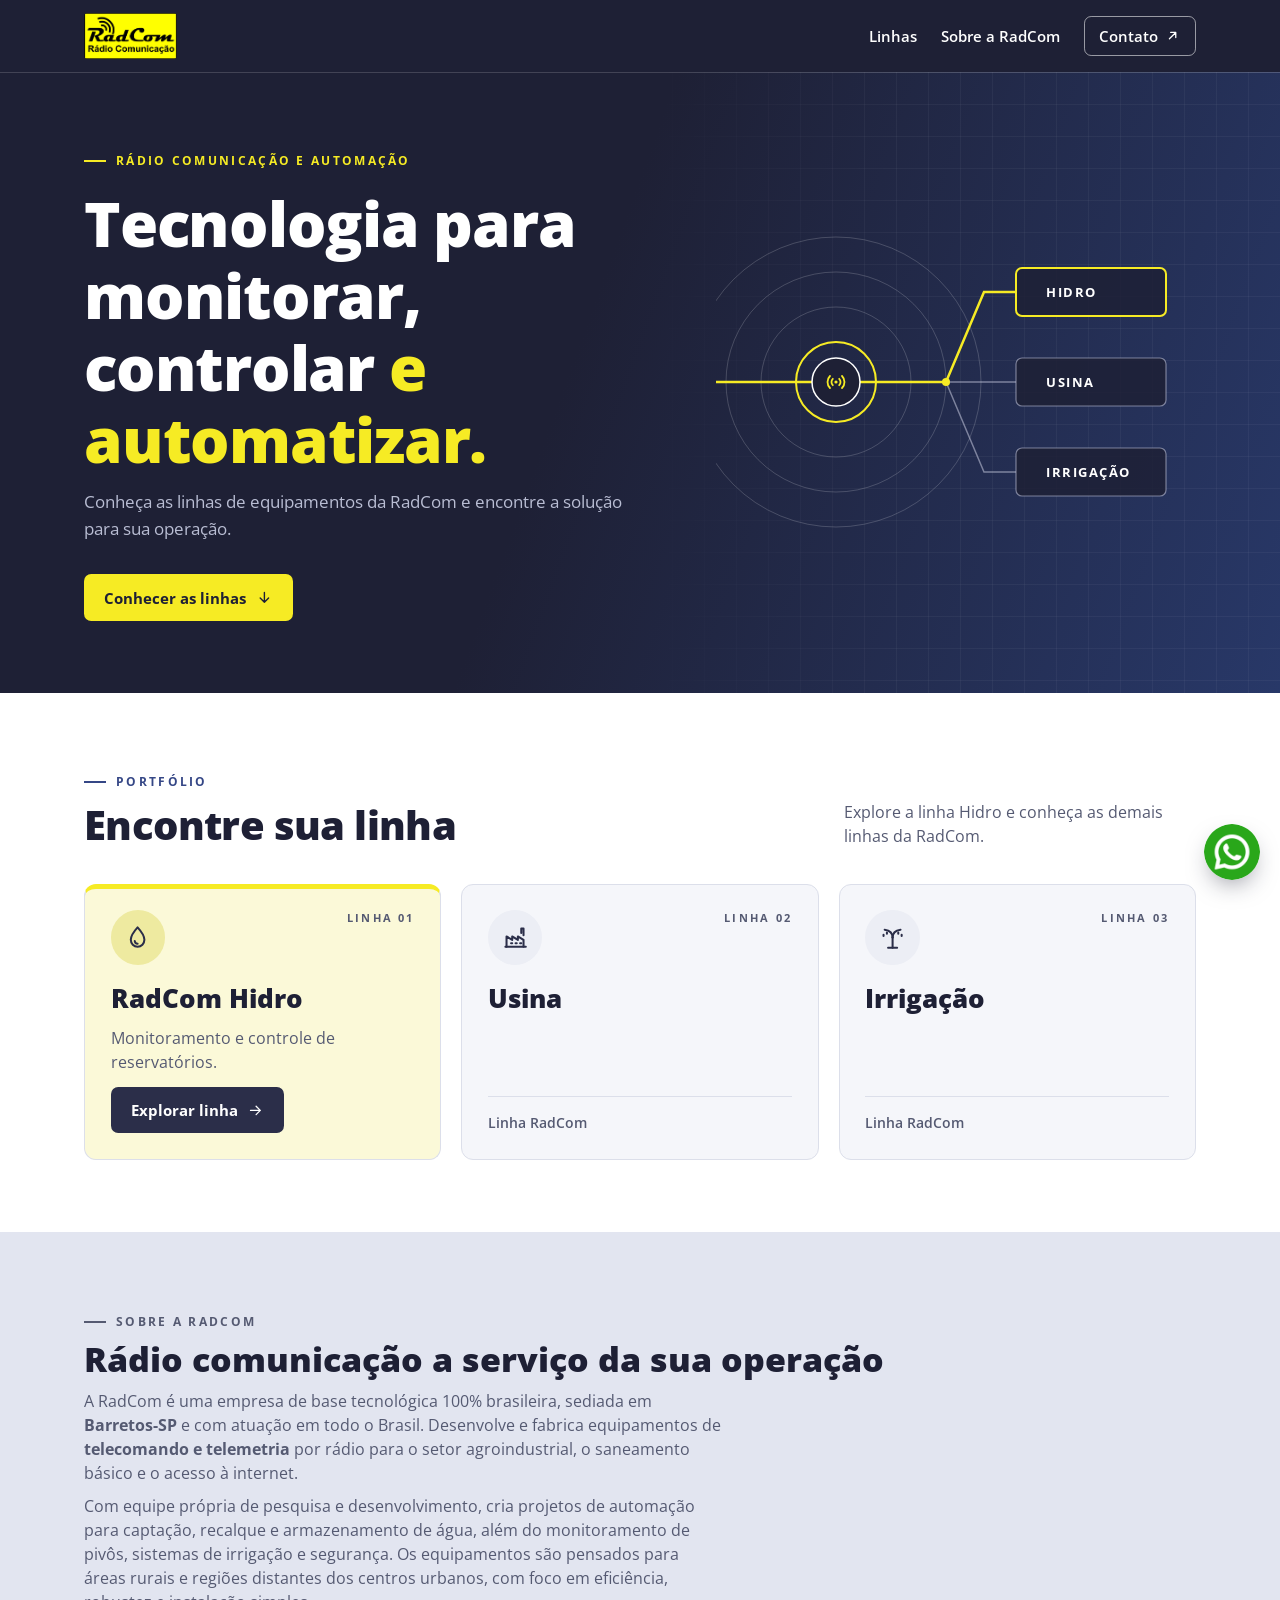
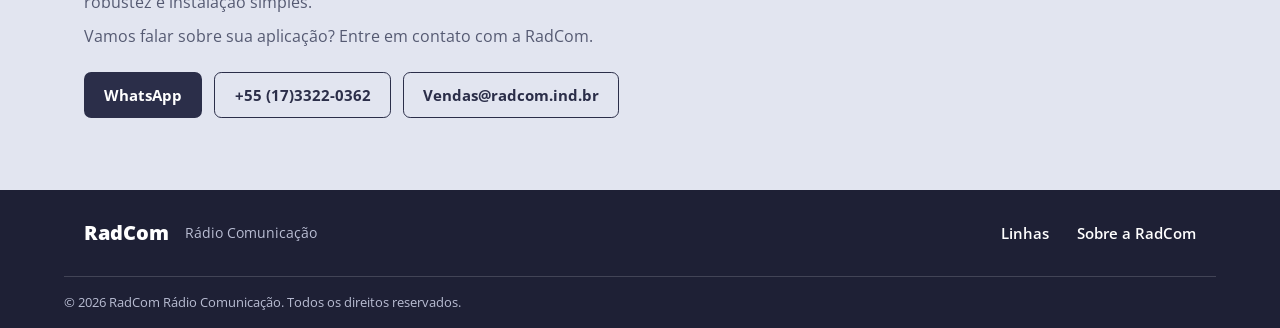
<file: index.html>
<!DOCTYPE html>
<html lang="pt-BR">

<head>
  <meta charset="utf-8" />
  <meta name="viewport" content="width=device-width, initial-scale=1" />
  <title>RadCom Rádio Comunicação | Telecomando e telemetria</title>
  <meta name="description" content="Fabricante de equipamentos de telecomando e telemetria por rádio em Barretos-SP: monitoramento de reservatórios, automação de bombas e soluções para o agro e o saneamento." />

  <!-- ============ SEO ============
       Endereço oficial desta página. Se o domínio mudar, troque aqui,
       no og:url / og:image abaixo, no JSON-LD, em sitemap.xml e em robots.txt. -->
  <link rel="canonical" href="https://radcom.ind.br/" />
  <meta name="robots" content="index, follow, max-image-preview:large" />
  <meta name="theme-color" content="#1e2035" />
  <!-- Prévia ao compartilhar o link (WhatsApp, LinkedIn, Facebook etc.) -->
  <meta property="og:type" content="website" />
  <meta property="og:locale" content="pt_BR" />
  <meta property="og:site_name" content="RadCom Rádio Comunicação" />
  <meta property="og:url" content="https://radcom.ind.br/" />
  <meta property="og:title" content="RadCom Rádio Comunicação | Telecomando e telemetria" />
  <meta property="og:description" content="Equipamentos de telecomando e telemetria por rádio para monitorar, controlar e automatizar a sua operação." />
  <meta property="og:image" content="https://radcom.ind.br/img_radcom/og-radcom.jpg" />
  <meta property="og:image:width" content="1200" />
  <meta property="og:image:height" content="630" />
  <meta property="og:image:alt" content="Módulos RadCom instalados em um quadro de comando" />
  <meta name="twitter:card" content="summary_large_image" />
  <!-- Dados estruturados: ajudam o Google a montar o painel da empresa nos resultados -->
  <script type="application/ld+json">
  {
    "@context": "https://schema.org",
    "@graph": [
      {
        "@type": "Organization",
        "@id": "https://radcom.ind.br/#organizacao",
        "name": "RadCom Rádio Comunicação",
        "alternateName": ["Radcom", "Radcom Sistemas de Comunicação"],
        "url": "https://radcom.ind.br/",
        "logo": "https://radcom.ind.br/img_radcom/logo.jpeg",
        "image": "https://radcom.ind.br/img_radcom/og-radcom.jpg",
        "description": "Empresa de base tecnológica 100% brasileira que desenvolve e fabrica equipamentos de telecomando e telemetria por rádio para o setor agroindustrial, saneamento básico e acesso à internet.",
        "telephone": "+55-17-3322-0362",
        "email": "Vendas@radcom.ind.br",
        "address": {
          "@type": "PostalAddress",
          "addressLocality": "Barretos",
          "addressRegion": "SP",
          "addressCountry": "BR"
        },
        "areaServed": { "@type": "Country", "name": "Brasil" },
        "contactPoint": {
          "@type": "ContactPoint",
          "telephone": "+55-17-3322-0362",
          "email": "Vendas@radcom.ind.br",
          "contactType": "sales",
          "areaServed": "BR",
          "availableLanguage": "Portuguese"
        }
      },
      {
        "@type": "WebSite",
        "@id": "https://radcom.ind.br/#site",
        "url": "https://radcom.ind.br/",
        "name": "RadCom Rádio Comunicação",
        "inLanguage": "pt-BR",
        "publisher": { "@id": "https://radcom.ind.br/#organizacao" }
      }
    ]
  }
  </script>

  <link rel="icon" type="image/png" href="img_radcom/favicon.png" />
  <link rel="apple-touch-icon" href="img_radcom/favicon.png" />
  <link rel="preconnect" href="https://fonts.googleapis.com" />
  <link rel="preconnect" href="https://fonts.gstatic.com" crossorigin />
  <link href="https://fonts.googleapis.com/css2?family=Open+Sans:wght@400;600;700;800&display=swap" rel="stylesheet" />
  <link rel="stylesheet" href="assets/css/style.css" />
</head>

<body data-root="">
  <a class="skip-link" href="#conteudo">Pular para o conteúdo</a>

  <!-- ============ CABEÇALHO GLOBAL (igual em todas as páginas) ============ -->
  <header class="site-header">
    <div class="wrap header-bar">
      <a class="brand" href="index.html" aria-label="RadCom Rádio Comunicação, página inicial">
        <img src="img_radcom/logo.jpeg" alt="RadCom Rádio Comunicação" width="830" height="411" />
      </a>
      <nav class="main-nav" aria-label="Principal">
        <a href="#linhas">Linhas</a>
        <a href="#sobre">Sobre a RadCom</a>
        <a class="nav-contact" href="https://wa.me/551733220362" target="_blank" rel="noopener" data-contact-primary>Contato
          <svg viewBox="0 0 24 24" fill="none" stroke="currentColor" stroke-width="2" stroke-linecap="round"
            stroke-linejoin="round" aria-hidden="true">
            <path d="M7 17 17 7M9 7h8v8" />
          </svg>
        </a>
      </nav>
    </div>
  </header>

  <main id="conteudo">

    <!-- ============ ABERTURA ============ -->
    <section class="home-hero" aria-labelledby="home-title">
      <div class="wrap">
        <div>
          <p class="kicker on-dark">Rádio comunicação e automação</p>
          <h1 id="home-title">Tecnologia para monitorar, controlar <em class="hl">e automatizar.</em></h1>
          <p class="lead on-dark">Conheça as linhas de equipamentos da RadCom e encontre a solução para sua operação.</p>
          <div class="btn-row">
            <a class="btn btn-yellow" href="#linhas">Conhecer as linhas
              <svg viewBox="0 0 24 24" fill="none" stroke="currentColor" stroke-width="2" stroke-linecap="round"
                stroke-linejoin="round" aria-hidden="true">
                <path d="M12 5v14M6 13l6 6 6-6" />
              </svg>
            </a>
          </div>
        </div>

        <svg class="hero-diagram" viewBox="0 0 480 320" role="img"
          aria-label="Ilustração: um ponto de rádio central ligado às linhas Hidro, Usina e Irrigação">
          <circle class="ring" cx="120" cy="160" r="40" />
          <circle class="ring" cx="120" cy="160" r="75" />
          <circle class="ring" cx="120" cy="160" r="110" />
          <circle class="ring" cx="120" cy="160" r="145" />
          <circle class="pulse" cx="120" cy="160" r="40" />
          <path class="line on" d="M144 160 H230 L268 70 H300" />
          <path class="line" d="M230 160 H300" />
          <path class="line" d="M230 160 L268 250 H300" />
          <path class="line on" d="M0 160 H96" />
          <circle cx="120" cy="160" r="24" fill="#1e2035" stroke="#fff" stroke-width="1.5" />
          <g fill="none" stroke="#f6eb24" stroke-width="1.8" stroke-linecap="round" transform="translate(108 148)">
            <circle cx="12" cy="12" r="1.6" fill="#f6eb24" stroke="none" />
            <path d="M8.8 15.2a4.5 4.5 0 0 1 0-6.4M15.2 15.2a4.5 4.5 0 0 0 0-6.4M6 18a8.5 8.5 0 0 1 0-12M18 18a8.5 8.5 0 0 0 0-12" />
          </g>
          <circle cx="230" cy="160" r="4" fill="#f6eb24" />
          <g class="node on"><rect x="300" y="46" width="150" height="48" rx="6" /><text x="330" y="75">HIDRO</text></g>
          <g class="node"><rect x="300" y="136" width="150" height="48" rx="6" /><text x="330" y="165">USINA</text></g>
          <g class="node"><rect x="300" y="226" width="150" height="48" rx="6" /><text x="330" y="255">IRRIGAÇÃO</text></g>
        </svg>
      </div>
    </section>

    <!-- ============ SELETOR DE LINHAS ============
         Os cartões são gerados a partir de assets/js/data.js (RADCOM_LINHAS). -->
    <section id="linhas" class="section section-light" aria-labelledby="linhas-title">
      <div class="wrap">
        <div class="section-head">
          <div>
            <p class="kicker">Portfólio</p>
            <h2 id="linhas-title">Encontre sua linha</h2>
          </div>
          <p class="aside">Explore a linha Hidro e conheça as demais linhas da RadCom.</p>
        </div>
        <ul class="lines-grid" id="lines-list"><!-- PRERENDER:lines-list -->
<li><article class="line-card is-active" aria-labelledby="linha-hidro"><div class="line-top"><span class="line-icon"><svg viewBox="0 0 24 24" fill="none" stroke="currentColor" stroke-width="1.8" stroke-linecap="round" stroke-linejoin="round" aria-hidden="true"><path d="M12 3s6 6.6 6 11a6 6 0 0 1-12 0c0-4.4 6-11 6-11Z"></path><path d="M9.5 15a2.6 2.6 0 0 0 2.5 2.4"></path></svg></span><span class="line-num">LINHA 01</span></div><h3 id="linha-hidro">RadCom Hidro</h3><p>Monitoramento e controle de reservatórios.</p><a class="btn btn-dark" href="hidro/index.html">Explorar linha <svg viewBox="0 0 24 24" fill="none" stroke="currentColor" stroke-width="1.8" stroke-linecap="round" stroke-linejoin="round" aria-hidden="true"><path d="M5 12h14M13 6l6 6-6 6"></path></svg></a></article></li><li><article class="line-card" aria-labelledby="linha-usina"><div class="line-top"><span class="line-icon"><svg viewBox="0 0 24 24" fill="none" stroke="currentColor" stroke-width="1.8" stroke-linecap="round" stroke-linejoin="round" aria-hidden="true"><path d="M3 20h18"></path><path d="M4 20V11l5 3v-3l5 3v-3l5 3v6"></path><path d="M17 8V4h2v6"></path><path d="M8 17h1M12 17h1M16 17h1"></path></svg></span><span class="line-num">LINHA 02</span></div><h3 id="linha-usina">Usina</h3><p class="line-meta">Linha RadCom</p></article></li><li><article class="line-card" aria-labelledby="linha-irrigacao"><div class="line-top"><span class="line-icon"><svg viewBox="0 0 24 24" fill="none" stroke="currentColor" stroke-width="1.8" stroke-linecap="round" stroke-linejoin="round" aria-hidden="true"><path d="M12 21v-9"></path><path d="M12 12c0-4-3-6.5-7-7"></path><path d="M12 12c0-4 3-6.5 7-7"></path><path d="M4 9.5v1M7 7.5v1M17 7.5v1M20 9.5v1"></path><path d="M8 21h8"></path></svg></span><span class="line-num">LINHA 03</span></div><h3 id="linha-irrigacao">Irrigação</h3><p class="line-meta">Linha RadCom</p></article></li>
<!-- /PRERENDER --></ul>
      </div>
    </section>

    <!-- ============ INSTITUCIONAL / CONTATO ============ -->
    <section id="sobre" class="about section" aria-labelledby="sobre-title">
      <div class="wrap">
        <div>
          <p class="kicker">Sobre a RadCom</p>
          <h2 id="sobre-title">Rádio comunicação a serviço da sua operação</h2>
          <!-- Texto institucional: adaptado da página "Quem somos" do site anterior (radcom.ind.br/quem-somos/).
               Ele também sustenta o SEO: mantém os termos pelos quais a RadCom já é encontrada
               (telecomando, telemetria, Barretos, agro, saneamento). -->
          <p>A RadCom é uma empresa de base tecnológica 100% brasileira, sediada em <strong>Barretos-SP</strong> e com
            atuação em todo o Brasil. Desenvolve e fabrica equipamentos de <strong>telecomando e telemetria</strong> por
            rádio para o setor agroindustrial, o saneamento básico e o acesso à internet.</p>
          <p>Com equipe própria de pesquisa e desenvolvimento, cria projetos de automação para captação, recalque e
            armazenamento de água, além do monitoramento de pivôs, sistemas de irrigação e segurança. Os equipamentos são
            pensados para áreas rurais e regiões distantes dos centros urbanos, com foco em eficiência, robustez e
            instalação simples.</p>
          <!-- Chamada de contato: aparece quando o contato for preenchido em assets/js/config.js -->
          <p data-contact-slot hidden>Vamos falar sobre sua aplicação? Entre em contato com a RadCom.</p>
        </div>
        <!-- Botões de contato: gerados a partir de assets/js/config.js (RADCOM_CONFIG.contato) -->
        <div class="contact-actions" data-contact-slot data-contact-list hidden></div>
      </div>
    </section>

  </main>

  <!-- ============ RODAPÉ GLOBAL ============ -->
  <footer class="site-footer">
    <div class="wrap footer-bar">
      <div class="footer-brand"><strong>RadCom</strong><span>Rádio Comunicação</span></div>
      <nav class="footer-nav" aria-label="Rodapé">
        <a href="#linhas">Linhas</a>
        <a href="#sobre">Sobre a RadCom</a>
      </nav>
    </div>
    <div class="wrap footer-copy">© <span data-year>2026</span> RadCom Rádio Comunicação. Todos os direitos reservados.</div>
  </footer>

  <!-- Botão flutuante do WhatsApp.-->
  <a class="whatsapp-float" href="https://wa.me/551733220362" target="_blank" rel="noopener" data-whatsapp
    aria-label="Conversar com a RadCom pelo WhatsApp">
    <img src="img_radcom/whatsapp.png" alt="" width="512" height="512" />
  </a>

  <script src="assets/js/config.js"></script>
  <script src="assets/js/data.js"></script>
  <script src="assets/js/site.js"></script>
</body>

</html>
</file>
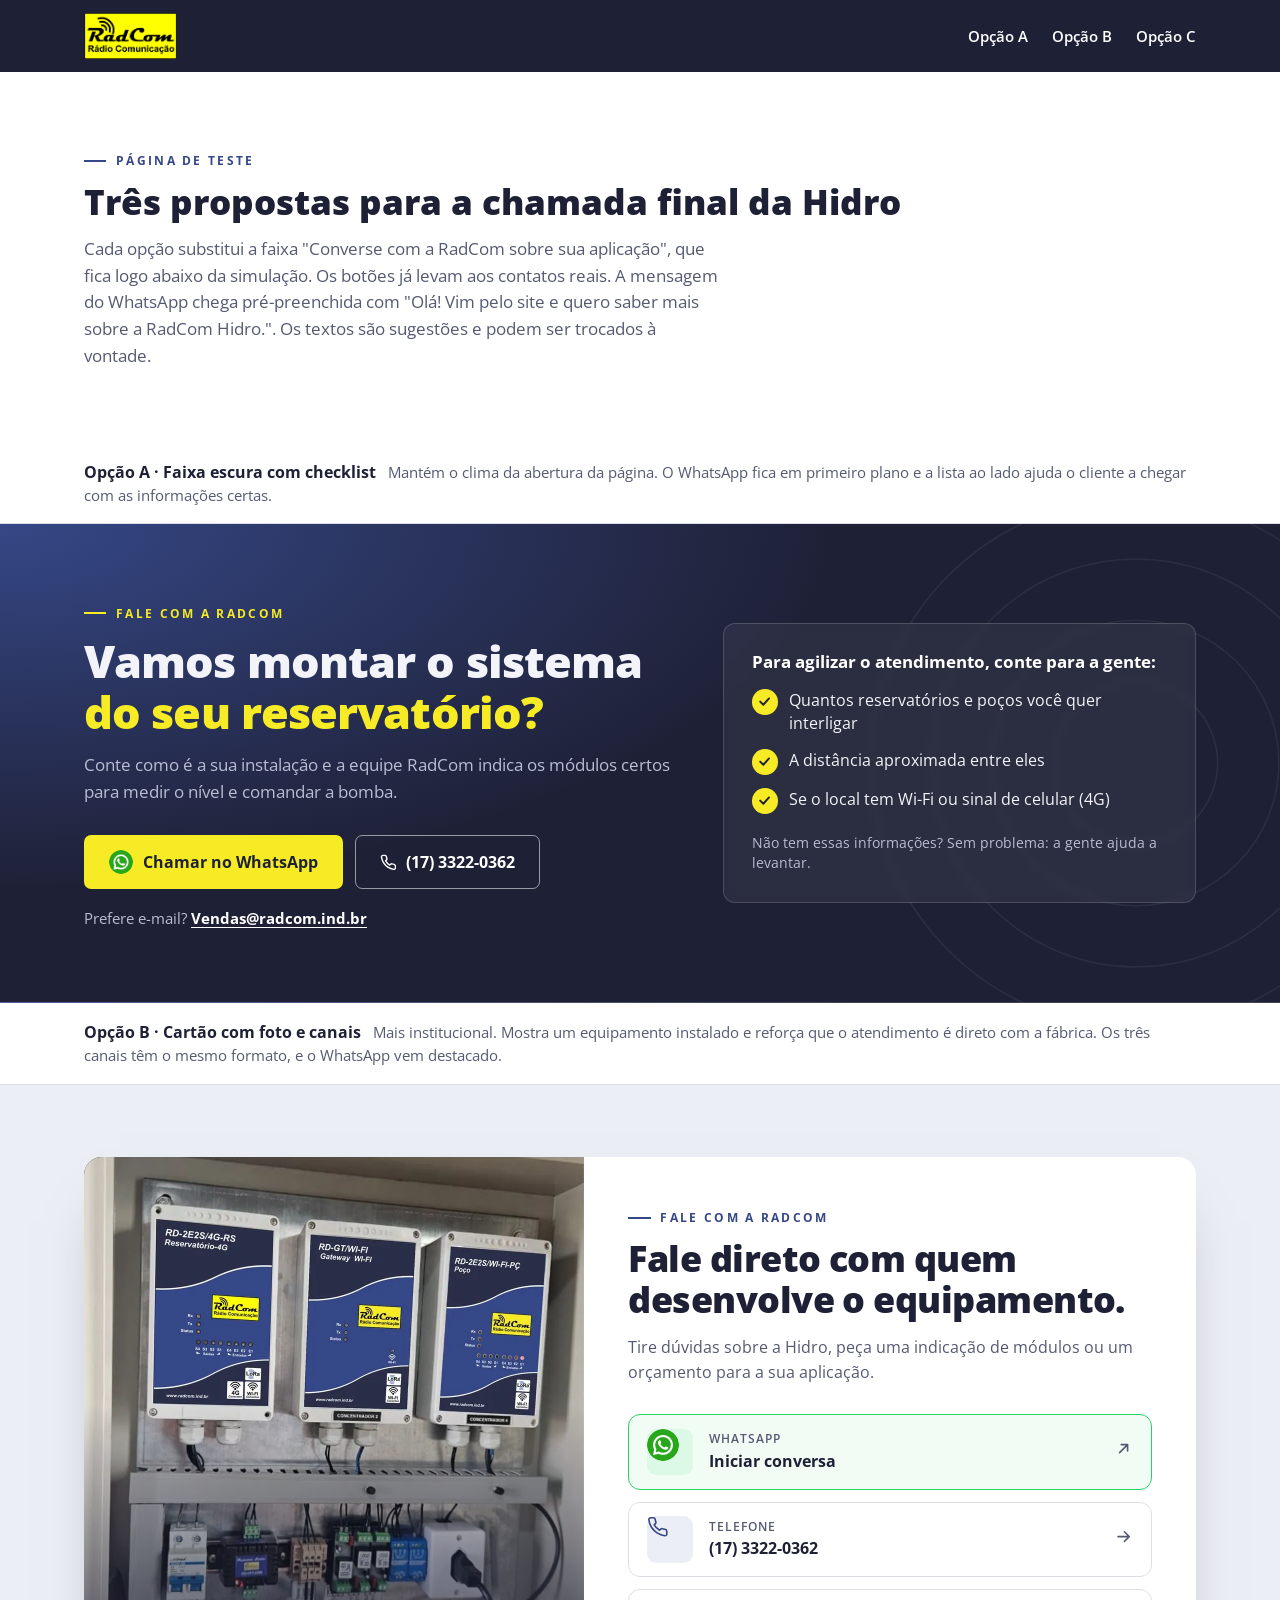
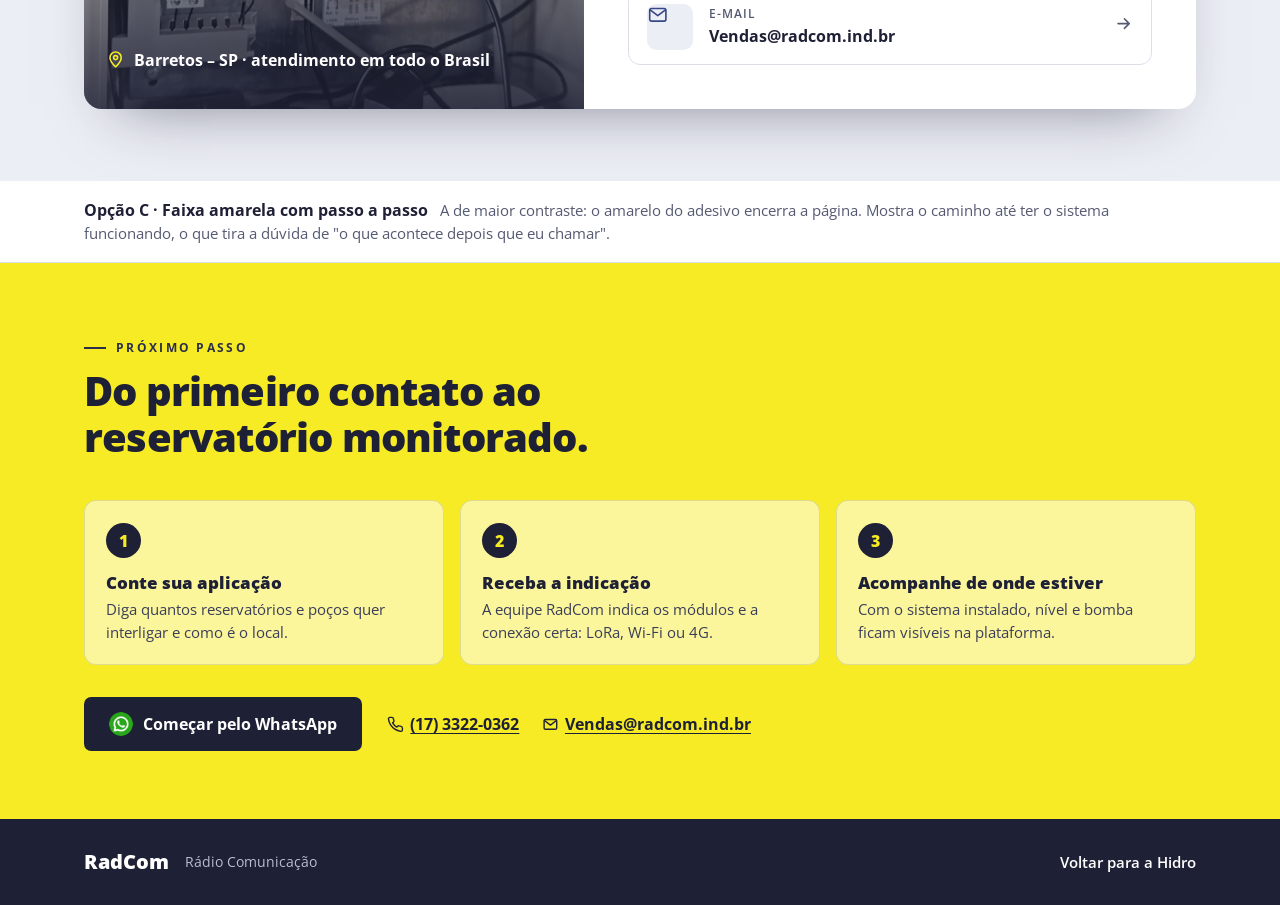
<file: actioncall/index.html>
<!DOCTYPE html>
<html lang="pt-BR">

<head>
  <meta charset="utf-8" />
  <meta name="viewport" content="width=device-width, initial-scale=1" />
  <!-- Página de TESTE: não deve aparecer no Google. Não envie esta pasta ao servidor. -->
  <meta name="robots" content="noindex, nofollow" />
  <title>Propostas de chamada final | RadCom (teste)</title>
  <link rel="icon" type="image/png" href="../img_radcom/favicon.png" />
  <link rel="preconnect" href="https://fonts.googleapis.com" />
  <link rel="preconnect" href="https://fonts.gstatic.com" crossorigin />
  <link href="https://fonts.googleapis.com/css2?family=Open+Sans:wght@400;600;700;800&display=swap" rel="stylesheet" />
  <link rel="stylesheet" href="../assets/css/style.css" />
  <link rel="stylesheet" href="actioncall.css" />
</head>

<body data-root="../">

  <header class="site-header">
    <div class="wrap header-bar">
      <a class="brand" href="../hidro/index.html" aria-label="Voltar para a RadCom Hidro">
        <img src="../img_radcom/logo.jpeg" alt="RadCom Rádio Comunicação" width="830" height="411" />
      </a>
      <nav class="main-nav" aria-label="Opções">
        <a href="#opcao-a">Opção A</a>
        <a href="#opcao-b">Opção B</a>
        <a href="#opcao-c">Opção C</a>
      </nav>
    </div>
  </header>

  <main id="conteudo">

    <section class="section section-light">
      <div class="wrap">
        <p class="kicker">Página de teste</p>
        <h1 style="font-size:clamp(1.6rem,1.2rem + 1.6vw,2.2rem);font-weight:800;margin-top:.7rem">Três propostas para a chamada final da Hidro</h1>
        <p class="lead">Cada opção substitui a faixa "Converse com a RadCom sobre sua aplicação", que fica logo abaixo da
          simulação. Os botões já levam aos contatos reais. A mensagem do WhatsApp chega pré-preenchida com
          "Olá! Vim pelo site e quero saber mais sobre a RadCom Hidro.". Os textos são sugestões e podem ser trocados à vontade.</p>
      </div>
    </section>

    <!-- =====================================================================
         OPÇÃO A — Faixa escura com checklist
         ===================================================================== -->
    <div class="proposal-label"><div class="wrap"><strong>Opção A · Faixa escura com checklist</strong>
      Mantém o clima da abertura da página. O WhatsApp fica em primeiro plano e a lista ao lado ajuda o cliente a chegar com as informações certas.</div></div>
    <section id="opcao-a" class="cta-a" aria-labelledby="cta-a-title">
      <svg class="cta-a-rings" viewBox="0 0 400 400" aria-hidden="true">
        <circle cx="200" cy="200" r="60" /><circle cx="200" cy="200" r="105" />
        <circle cx="200" cy="200" r="150" /><circle cx="200" cy="200" r="195" />
      </svg>
      <div class="wrap cta-a-grid">
        <div>
          <p class="kicker on-dark">Fale com a RadCom</p>
          <h2 id="cta-a-title">Vamos montar o sistema <em class="hl">do seu reservatório?</em></h2>
          <p class="lead on-dark">Conte como é a sua instalação e a equipe RadCom indica os módulos certos para medir o
            nível e comandar a bomba.</p>
          <div class="btn-row">
            <a class="btn btn-yellow btn-lg" href="https://wa.me/551733220362?text=Ol%C3%A1!%20Vim%20pelo%20site%20e%20quero%20saber%20mais%20sobre%20a%20RadCom%20Hidro."
              target="_blank" rel="noopener">
              <img class="wa-ico" src="../img_radcom/whatsapp.png" alt="" width="24" height="24" /> Chamar no WhatsApp
            </a>
            <a class="btn btn-ghost btn-lg" href="tel:+551733220362">
              <svg viewBox="0 0 24 24" fill="none" stroke="currentColor" stroke-width="2" stroke-linecap="round" stroke-linejoin="round" aria-hidden="true"><path d="M22 16.9v3a2 2 0 0 1-2.2 2 19.8 19.8 0 0 1-8.6-3.1 19.5 19.5 0 0 1-6-6A19.8 19.8 0 0 1 2.1 4.2 2 2 0 0 1 4.1 2h3a2 2 0 0 1 2 1.7c.1.9.4 1.8.7 2.7a2 2 0 0 1-.5 2.1L8 9.8a16 16 0 0 0 6 6l1.3-1.3a2 2 0 0 1 2.1-.4c.9.3 1.8.6 2.7.7a2 2 0 0 1 1.7 2Z"/></svg>
              (17) 3322-0362
            </a>
          </div>
          <p class="cta-a-mail">Prefere e-mail? <a href="mailto:Vendas@radcom.ind.br">Vendas@radcom.ind.br</a></p>
        </div>
        <aside class="cta-a-card" aria-labelledby="cta-a-card-title">
          <h3 id="cta-a-card-title">Para agilizar o atendimento, conte para a gente:</h3>
          <ul class="checklist">
            <li><span class="tick"><svg viewBox="0 0 24 24" fill="none" stroke="currentColor" stroke-width="3" stroke-linecap="round" stroke-linejoin="round" aria-hidden="true"><path d="m5 12 5 5 9-10"/></svg></span>
              Quantos reservatórios e poços você quer interligar</li>
            <li><span class="tick"><svg viewBox="0 0 24 24" fill="none" stroke="currentColor" stroke-width="3" stroke-linecap="round" stroke-linejoin="round" aria-hidden="true"><path d="m5 12 5 5 9-10"/></svg></span>
              A distância aproximada entre eles</li>
            <li><span class="tick"><svg viewBox="0 0 24 24" fill="none" stroke="currentColor" stroke-width="3" stroke-linecap="round" stroke-linejoin="round" aria-hidden="true"><path d="m5 12 5 5 9-10"/></svg></span>
              Se o local tem Wi-Fi ou sinal de celular (4G)</li>
          </ul>
          <p class="note">Não tem essas informações? Sem problema: a gente ajuda a levantar.</p>
        </aside>
      </div>
    </section>

    <!-- =====================================================================
         OPÇÃO B — Cartão com foto e canais de contato
         ===================================================================== -->
    <div class="proposal-label"><div class="wrap"><strong>Opção B · Cartão com foto e canais</strong>
      Mais institucional. Mostra um equipamento instalado e reforça que o atendimento é direto com a fábrica. Os três canais têm o mesmo formato, e o WhatsApp vem destacado.</div></div>
    <section id="opcao-b" class="cta-b" aria-labelledby="cta-b-title">
      <div class="wrap">
        <div class="cta-b-card">
          <div class="cta-b-photo">
            <img src="../img_radcom/instalacao.webp" alt="Quadro com módulo RadCom Hidro instalado em campo" loading="lazy" />
            <p class="cta-b-place">
              <svg viewBox="0 0 24 24" fill="none" stroke="currentColor" stroke-width="2" stroke-linecap="round" stroke-linejoin="round" aria-hidden="true"><path d="M12 21s7-6.1 7-11.5A7 7 0 0 0 5 9.5C5 14.9 12 21 12 21Z"/><circle cx="12" cy="9.5" r="2.5"/></svg>
              Barretos – SP · atendimento em todo o Brasil
            </p>
          </div>
          <div class="cta-b-body">
            <p class="kicker">Fale com a RadCom</p>
            <h2 id="cta-b-title">Fale direto com quem desenvolve o equipamento.</h2>
            <p class="lead">Tire dúvidas sobre a Hidro, peça uma indicação de módulos ou um orçamento para a sua aplicação.</p>
            <ul class="channels">
              <li>
                <a class="channel is-main" href="https://wa.me/551733220362?text=Ol%C3%A1!%20Vim%20pelo%20site%20e%20quero%20saber%20mais%20sobre%20a%20RadCom%20Hidro."
                  target="_blank" rel="noopener">
                  <span class="channel-ico"><img src="../img_radcom/whatsapp.png" alt="" width="32" height="32" /></span>
                  <span><small>WhatsApp</small><span>Iniciar conversa</span></span>
                  <span class="go"><svg viewBox="0 0 24 24" fill="none" stroke="currentColor" stroke-width="2" stroke-linecap="round" stroke-linejoin="round" aria-hidden="true"><path d="M7 17 17 7M9 7h8v8"/></svg></span>
                </a>
              </li>
              <li>
                <a class="channel" href="tel:+551733220362">
                  <span class="channel-ico"><svg viewBox="0 0 24 24" fill="none" stroke="currentColor" stroke-width="1.8" stroke-linecap="round" stroke-linejoin="round" aria-hidden="true"><path d="M22 16.9v3a2 2 0 0 1-2.2 2 19.8 19.8 0 0 1-8.6-3.1 19.5 19.5 0 0 1-6-6A19.8 19.8 0 0 1 2.1 4.2 2 2 0 0 1 4.1 2h3a2 2 0 0 1 2 1.7c.1.9.4 1.8.7 2.7a2 2 0 0 1-.5 2.1L8 9.8a16 16 0 0 0 6 6l1.3-1.3a2 2 0 0 1 2.1-.4c.9.3 1.8.6 2.7.7a2 2 0 0 1 1.7 2Z"/></svg></span>
                  <span><small>Telefone</small><span>(17) 3322-0362</span></span>
                  <span class="go"><svg viewBox="0 0 24 24" fill="none" stroke="currentColor" stroke-width="2" stroke-linecap="round" stroke-linejoin="round" aria-hidden="true"><path d="M5 12h14M13 6l6 6-6 6"/></svg></span>
                </a>
              </li>
              <li>
                <a class="channel" href="mailto:Vendas@radcom.ind.br">
                  <span class="channel-ico"><svg viewBox="0 0 24 24" fill="none" stroke="currentColor" stroke-width="1.8" stroke-linecap="round" stroke-linejoin="round" aria-hidden="true"><rect x="3" y="5" width="18" height="14" rx="2"/><path d="m3.5 6.5 8.5 6.5 8.5-6.5"/></svg></span>
                  <span><small>E-mail</small><span>Vendas@radcom.ind.br</span></span>
                  <span class="go"><svg viewBox="0 0 24 24" fill="none" stroke="currentColor" stroke-width="2" stroke-linecap="round" stroke-linejoin="round" aria-hidden="true"><path d="M5 12h14M13 6l6 6-6 6"/></svg></span>
                </a>
              </li>
            </ul>
          </div>
        </div>
      </div>
    </section>

    <!-- =====================================================================
         OPÇÃO C — Faixa amarela com passo a passo
         ===================================================================== -->
    <div class="proposal-label"><div class="wrap"><strong>Opção C · Faixa amarela com passo a passo</strong>
      A de maior contraste: o amarelo do adesivo encerra a página. Mostra o caminho até ter o sistema funcionando, o que tira a dúvida de "o que acontece depois que eu chamar".</div></div>
    <section id="opcao-c" class="cta-c" aria-labelledby="cta-c-title">
      <div class="wrap">
        <div class="cta-c-head">
          <div>
            <p class="kicker">Próximo passo</p>
            <h2 id="cta-c-title">Do primeiro contato ao reservatório monitorado.</h2>
          </div>
        </div>
        <ol class="steps-cta">
          <li>
            <h3>Conte sua aplicação</h3>
            <p>Diga quantos reservatórios e poços quer interligar e como é o local.</p>
          </li>
          <li>
            <h3>Receba a indicação</h3>
            <p>A equipe RadCom indica os módulos e a conexão certa: LoRa, Wi-Fi ou 4G.</p>
          </li>
          <li>
            <h3>Acompanhe de onde estiver</h3>
            <p>Com o sistema instalado, nível e bomba ficam visíveis na plataforma.</p>
          </li>
        </ol>
        <div class="cta-c-actions">
          <a class="btn btn-dark btn-lg" href="https://wa.me/551733220362?text=Ol%C3%A1!%20Vim%20pelo%20site%20e%20quero%20saber%20mais%20sobre%20a%20RadCom%20Hidro."
            target="_blank" rel="noopener">
            <img class="wa-ico" src="../img_radcom/whatsapp.png" alt="" width="24" height="24" /> Começar pelo WhatsApp
          </a>
          <div class="cta-c-alt">
            <a href="tel:+551733220362"><svg viewBox="0 0 24 24" fill="none" stroke="currentColor" stroke-width="2" stroke-linecap="round" stroke-linejoin="round" aria-hidden="true"><path d="M22 16.9v3a2 2 0 0 1-2.2 2 19.8 19.8 0 0 1-8.6-3.1 19.5 19.5 0 0 1-6-6A19.8 19.8 0 0 1 2.1 4.2 2 2 0 0 1 4.1 2h3a2 2 0 0 1 2 1.7c.1.9.4 1.8.7 2.7a2 2 0 0 1-.5 2.1L8 9.8a16 16 0 0 0 6 6l1.3-1.3a2 2 0 0 1 2.1-.4c.9.3 1.8.6 2.7.7a2 2 0 0 1 1.7 2Z"/></svg>(17) 3322-0362</a>
            <a href="mailto:Vendas@radcom.ind.br"><svg viewBox="0 0 24 24" fill="none" stroke="currentColor" stroke-width="2" stroke-linecap="round" stroke-linejoin="round" aria-hidden="true"><rect x="3" y="5" width="18" height="14" rx="2"/><path d="m3.5 6.5 8.5 6.5 8.5-6.5"/></svg>Vendas@radcom.ind.br</a>
          </div>
        </div>
      </div>
    </section>

  </main>

  <footer class="site-footer">
    <div class="wrap footer-bar">
      <div class="footer-brand"><strong>RadCom</strong><span>Rádio Comunicação</span></div>
      <nav class="footer-nav" aria-label="Rodapé">
        <a href="../hidro/index.html">Voltar para a Hidro</a>
      </nav>
    </div>
  </footer>

</body>

</html>
</file>
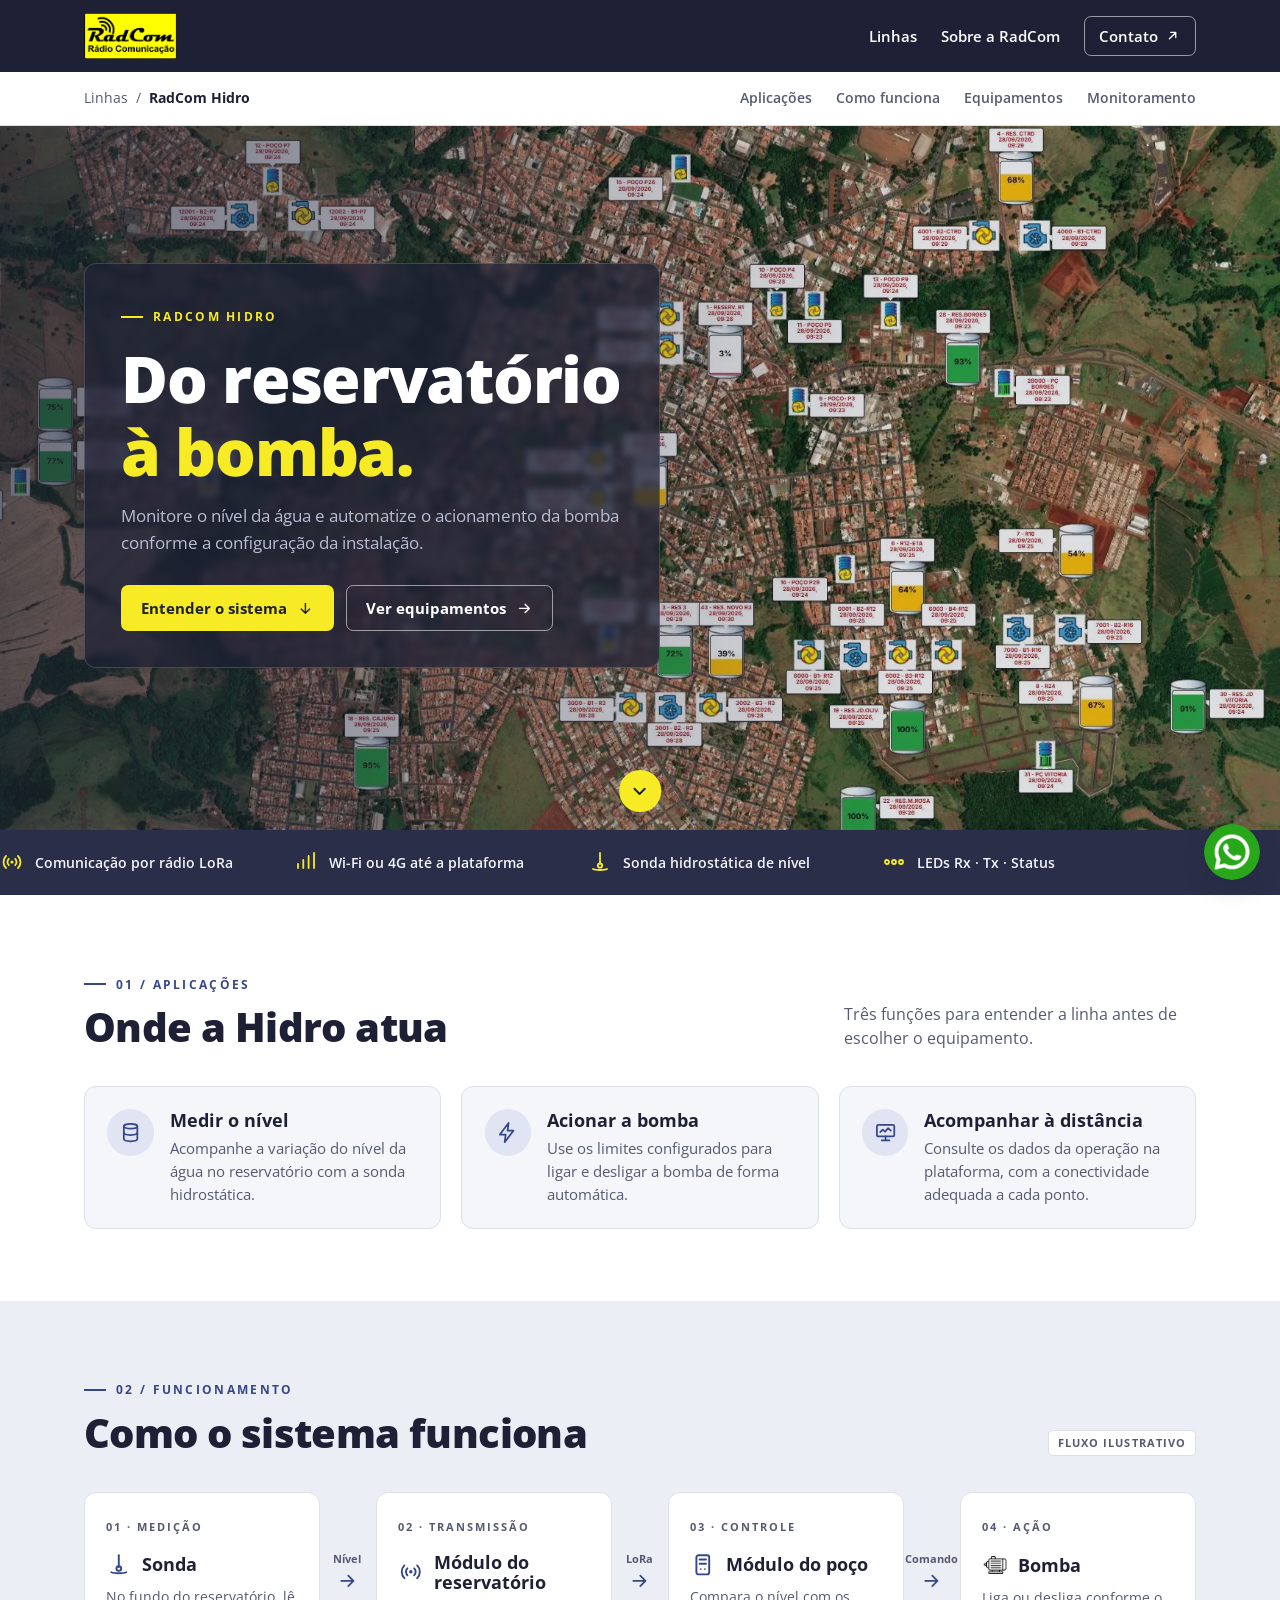
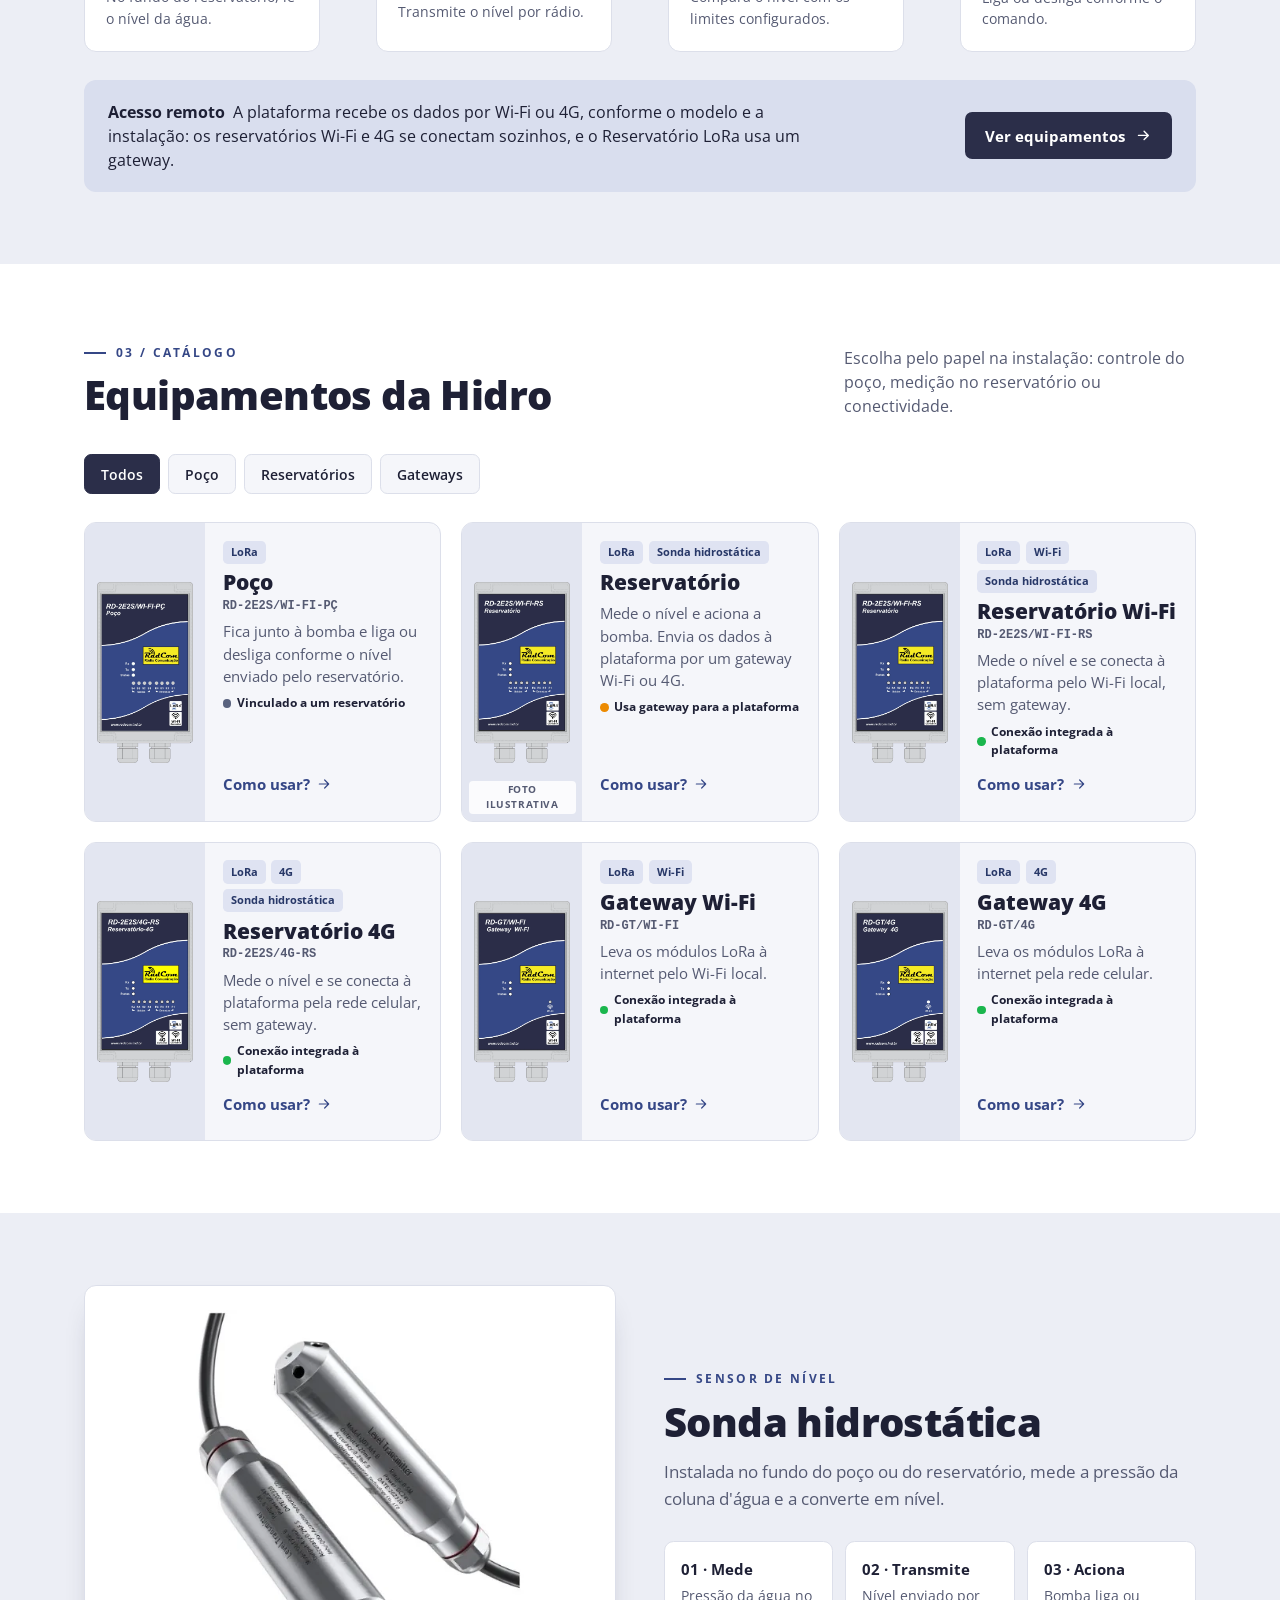
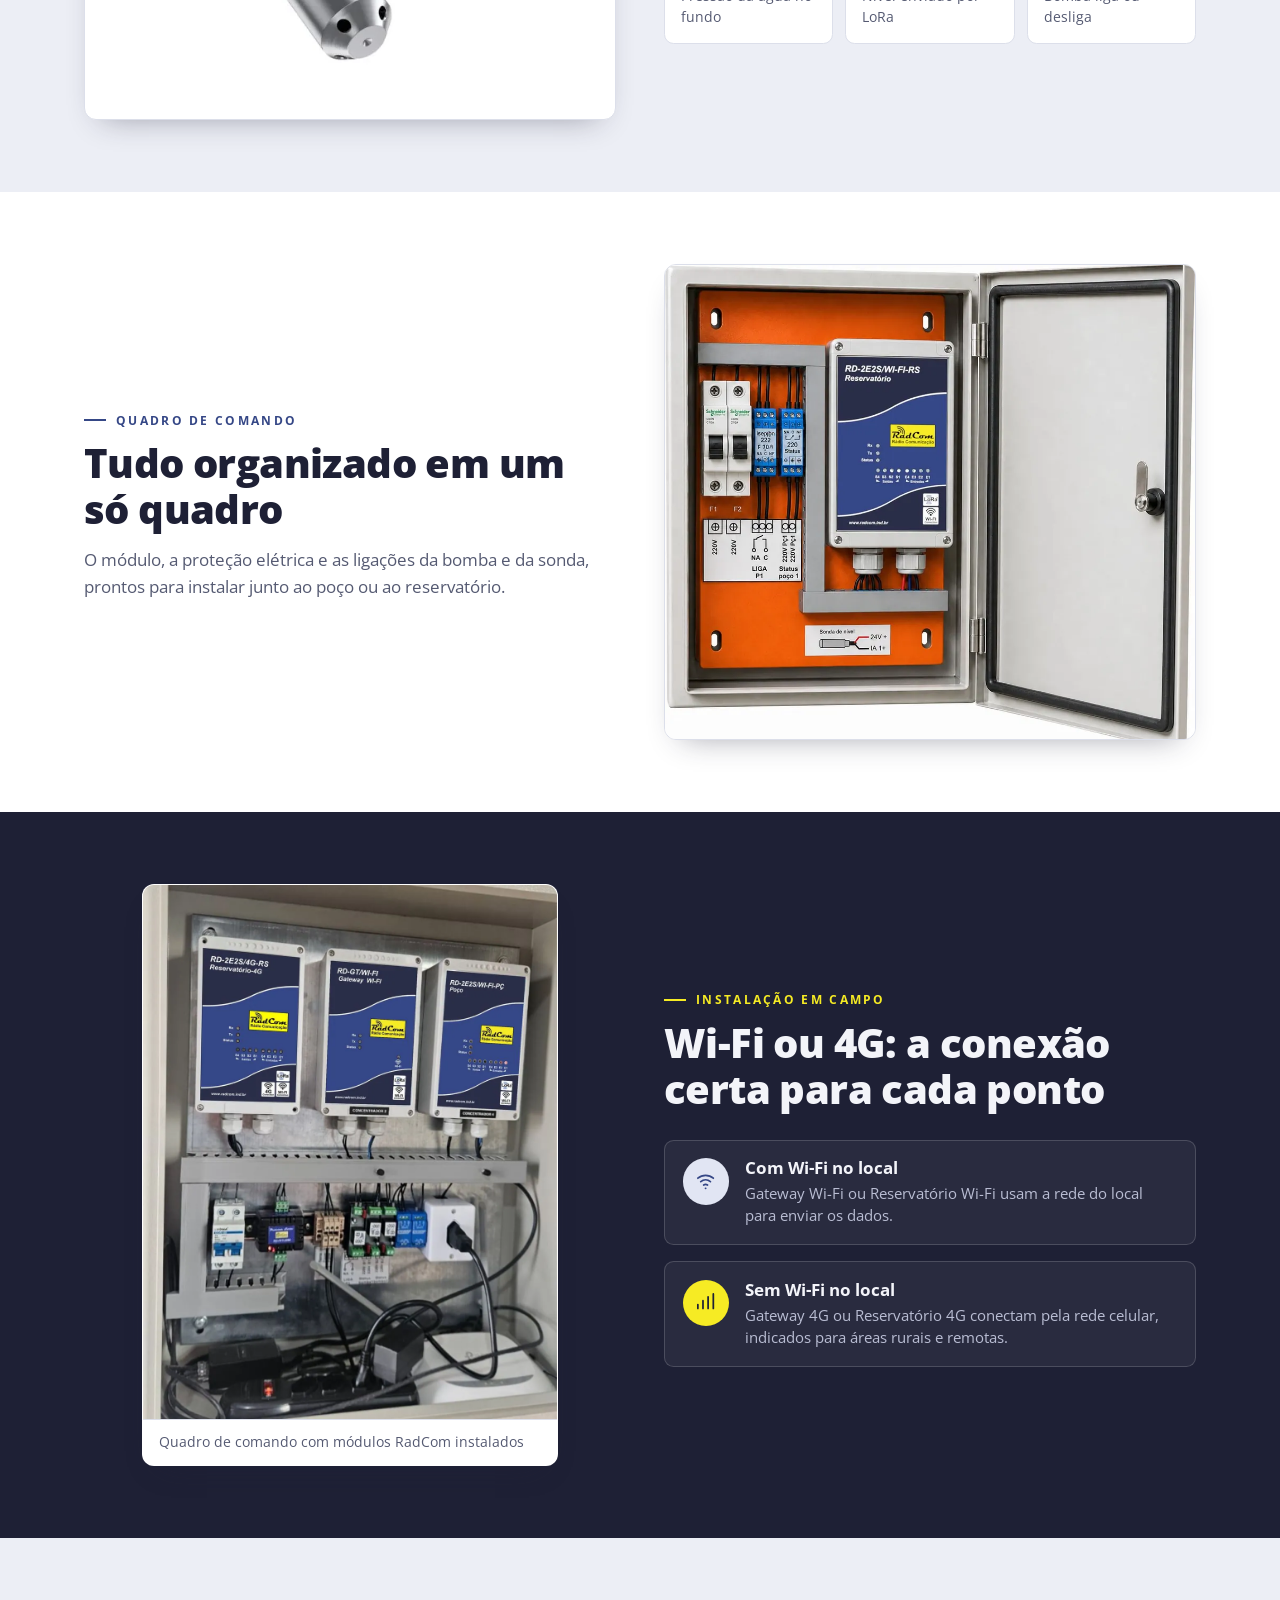
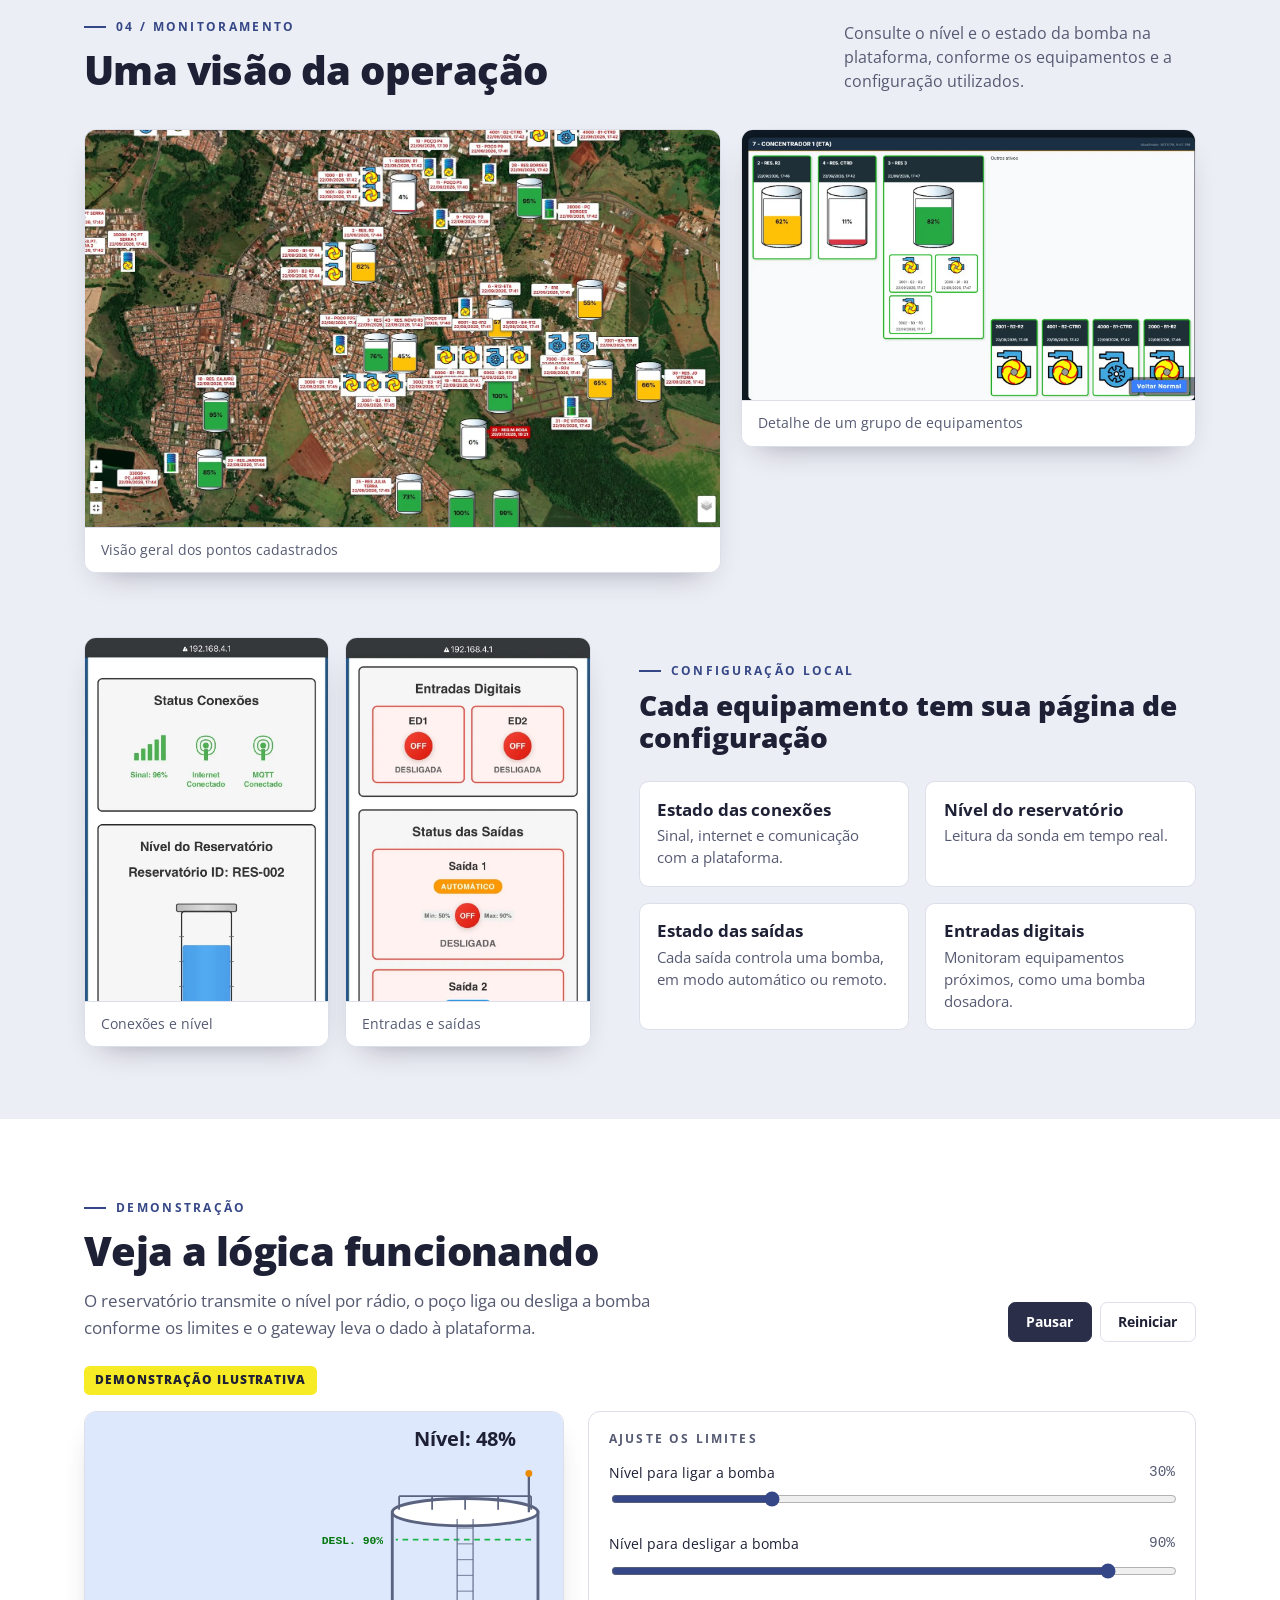
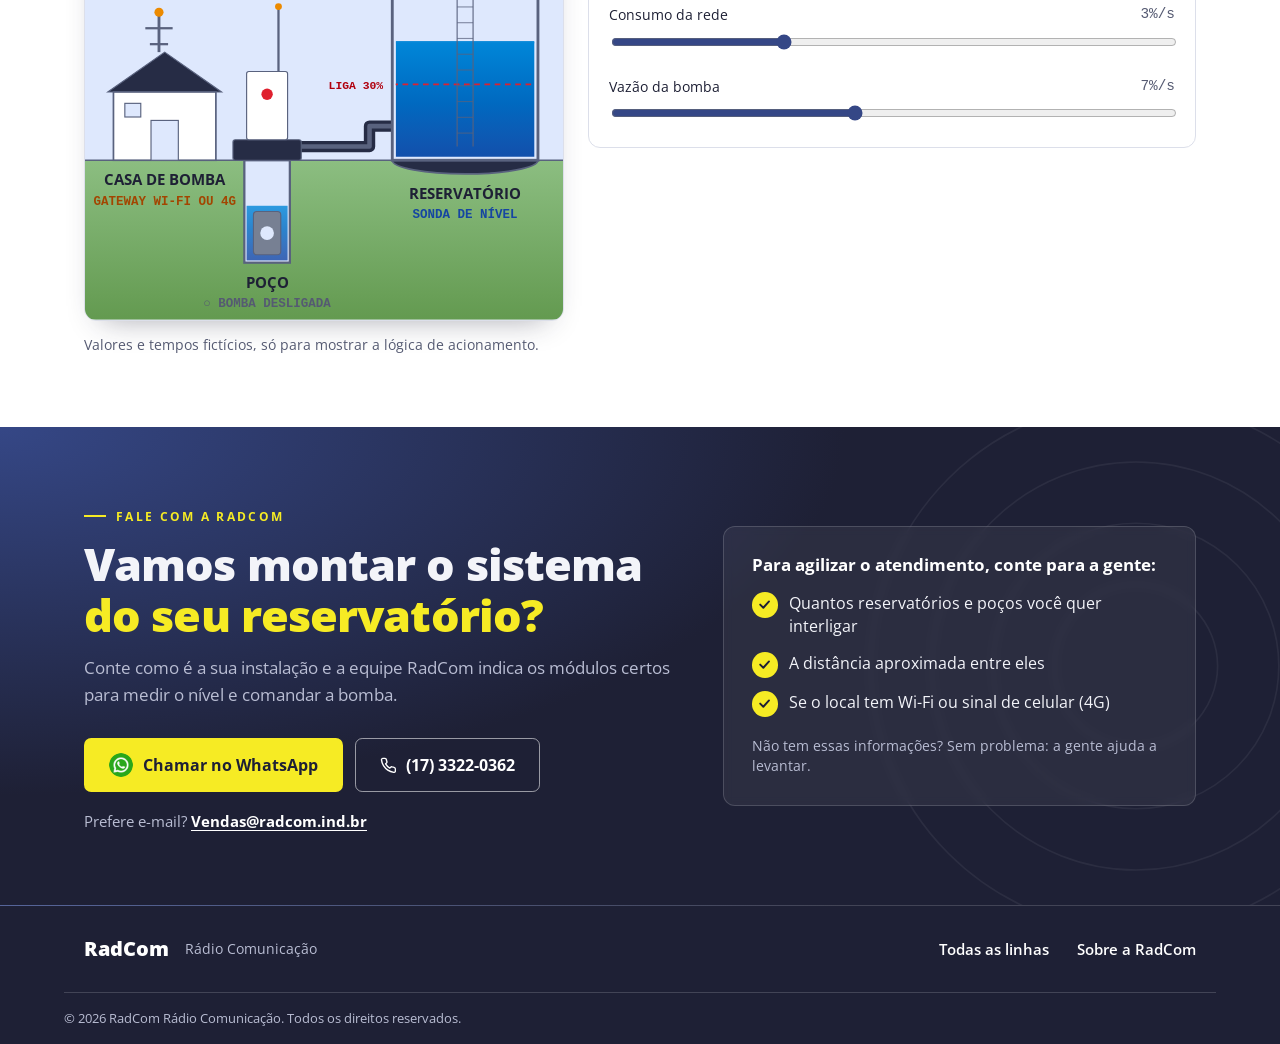
<file: hidro/index.html>
<!DOCTYPE html>
<html lang="pt-BR">

<head>
  <meta charset="utf-8" />
  <meta name="viewport" content="width=device-width, initial-scale=1" />
  <title>RadCom Hidro | Monitoramento de reservatório e automação de bomba</title>
  <meta name="description" content="RadCom Hidro: monitore o nível do reservatório e automatize o acionamento da bomba do poço com módulos de rádio LoRa, Wi-Fi e 4G. Fabricado em Barretos-SP." />

  <!-- ============ SEO ============
       Endereço oficial desta página. Se o domínio mudar, troque aqui,
       no og:url / og:image abaixo, no JSON-LD, em sitemap.xml e em robots.txt. -->
  <link rel="canonical" href="https://radcom.ind.br/hidro/" />
  <meta name="robots" content="index, follow, max-image-preview:large" />
  <meta name="theme-color" content="#1e2035" />
  <meta property="og:type" content="website" />
  <meta property="og:locale" content="pt_BR" />
  <meta property="og:site_name" content="RadCom Rádio Comunicação" />
  <meta property="og:url" content="https://radcom.ind.br/hidro/" />
  <meta property="og:title" content="RadCom Hidro | Do reservatório à bomba" />
  <meta property="og:description" content="Monitore o nível do reservatório e automatize a bomba do poço com módulos de rádio LoRa, Wi-Fi e 4G." />
  <meta property="og:image" content="https://radcom.ind.br/img_radcom/og-radcom.jpg" />
  <meta property="og:image:width" content="1200" />
  <meta property="og:image:height" content="630" />
  <meta property="og:image:alt" content="Módulos RadCom Hidro instalados em um quadro de comando" />
  <meta name="twitter:card" content="summary_large_image" />
  <script type="application/ld+json">
  {
    "@context": "https://schema.org",
    "@graph": [
      {
        "@type": "WebPage",
        "@id": "https://radcom.ind.br/hidro/#pagina",
        "url": "https://radcom.ind.br/hidro/",
        "name": "RadCom Hidro | Monitoramento de reservatório e automação de bomba",
        "description": "Monitoramento de nível de reservatório e acionamento automático de bomba com módulos de rádio LoRa, Wi-Fi e 4G.",
        "inLanguage": "pt-BR",
        "isPartOf": { "@id": "https://radcom.ind.br/#site" },
        "about": { "@id": "https://radcom.ind.br/#organizacao" },
        "primaryImageOfPage": "https://radcom.ind.br/img_radcom/og-radcom.jpg",
        "breadcrumb": { "@id": "https://radcom.ind.br/hidro/#trilha" }
      },
      {
        "@type": "BreadcrumbList",
        "@id": "https://radcom.ind.br/hidro/#trilha",
        "itemListElement": [
          { "@type": "ListItem", "position": 1, "name": "RadCom", "item": "https://radcom.ind.br/" },
          { "@type": "ListItem", "position": 2, "name": "RadCom Hidro", "item": "https://radcom.ind.br/hidro/" }
        ]
      }
    ]
  }
  </script>

  <!-- A imagem de abertura é o maior elemento da tela: começa a baixar antes do CSS -->
  <link rel="preload" as="image" href="../img_radcom/fundo.webp" type="image/webp" fetchpriority="high" />
  <link rel="icon" type="image/png" href="../img_radcom/favicon.png" />
  <link rel="apple-touch-icon" href="../img_radcom/favicon.png" />
  <link rel="preconnect" href="https://fonts.googleapis.com" />
  <link rel="preconnect" href="https://fonts.gstatic.com" crossorigin />
  <link href="https://fonts.googleapis.com/css2?family=Open+Sans:wght@400;600;700;800&display=swap" rel="stylesheet" />
  <link rel="stylesheet" href="../assets/css/style.css" />
</head>

<body data-root="../">
  <a class="skip-link" href="#conteudo">Pular para o conteúdo</a>

  <!-- ============ CABEÇALHO GLOBAL (igual em todas as páginas) ============ -->
  <header class="site-header">
    <div class="wrap header-bar">
      <a class="brand" href="../index.html" aria-label="RadCom Rádio Comunicação, página inicial">
        <img src="../img_radcom/logo.jpeg" alt="RadCom Rádio Comunicação" width="830" height="411" />
      </a>
      <nav class="main-nav" aria-label="Principal">
        <a href="../index.html#linhas">Linhas</a>
        <a href="../index.html#sobre">Sobre a RadCom</a>
        <!-- Botão "Contato": abre o WhatsApp da RadCom.
             >>> ADICIONE O NÚMERO em assets/js/config.js (campo whatsapp) <<< -->
        <a class="nav-contact" href="https://wa.me/551733220362" target="_blank" rel="noopener" data-contact-primary>Contato
          <svg viewBox="0 0 24 24" fill="none" stroke="currentColor" stroke-width="2" stroke-linecap="round"
            stroke-linejoin="round" aria-hidden="true">
            <path d="M7 17 17 7M9 7h8v8" />
          </svg>
        </a>
      </nav>
    </div>
  </header>

  <!-- ============ NAVEGAÇÃO LOCAL DA LINHA ============ -->
  <nav class="subnav" aria-label="Seções da RadCom Hidro">
    <div class="wrap subnav-bar">
      <ol class="crumbs">
        <li><a href="../index.html#linhas">Linhas</a></li>
        <li aria-hidden="true">/</li>
        <li><strong aria-current="page">RadCom Hidro</strong></li>
      </ol>
      <ul class="subnav-links">
        <li><a href="#aplicacoes">Aplicações</a></li>
        <li><a href="#como-funciona">Como funciona</a></li>
        <li><a href="#equipamentos">Equipamentos</a></li>
        <li><a href="#monitoramento">Monitoramento</a></li>
      </ul>
    </div>
  </nav>

  <main id="conteudo">

    <!-- ============ 01 · ABERTURA ============ -->
    <section class="pan-hero" aria-labelledby="hidro-title">
      <div class="wrap">
        <div class="hero-panel">
          <p class="kicker on-dark">RadCom Hidro</p>
          <h1 id="hidro-title">Do reservatório <em class="hl">à bomba.</em></h1>
          <p class="lead on-dark">Monitore o nível da água e automatize o acionamento da bomba conforme a configuração
            da instalação.</p>
          <div class="btn-row">
            <a class="btn btn-yellow" href="#como-funciona">Entender o sistema
              <svg viewBox="0 0 24 24" fill="none" stroke="currentColor" stroke-width="2" stroke-linecap="round"
                stroke-linejoin="round" aria-hidden="true">
                <path d="M12 5v14M6 13l6 6 6-6" />
              </svg>
            </a>
            <a class="btn btn-ghost" href="#equipamentos">Ver equipamentos
              <svg viewBox="0 0 24 24" fill="none" stroke="currentColor" stroke-width="2" stroke-linecap="round"
                stroke-linejoin="round" aria-hidden="true">
                <path d="M5 12h14M13 6l6 6-6 6" />
              </svg>
            </a>
          </div>
        </div>
      </div>
      <a class="scroll-hint" href="#aplicacoes" aria-label="Ir para Aplicações">
        <svg viewBox="0 0 24 24" fill="none" stroke="currentColor" stroke-width="2.2" stroke-linecap="round"
          stroke-linejoin="round" aria-hidden="true">
          <path d="M6 9l6 6 6-6" />
        </svg>
      </a>
    </section>

    <!-- faixa de destaques -->
    <div class="strip" >
      <ul class="wrap">
        <li>
          <svg viewBox="0 0 24 24" fill="none" stroke="currentColor" stroke-width="1.8" stroke-linecap="round" aria-hidden="true">
            <circle cx="12" cy="12" r="1.6" fill="currentColor" stroke="none" />
            <path d="M8.8 15.2a4.5 4.5 0 0 1 0-6.4M15.2 15.2a4.5 4.5 0 0 0 0-6.4M6 18a8.5 8.5 0 0 1 0-12M18 18a8.5 8.5 0 0 0 0-12" />
          </svg>
          Comunicação por rádio LoRa
        </li>
        <li>
          <svg viewBox="0 0 24 24" fill="none" stroke="currentColor" stroke-width="1.8" stroke-linecap="round" aria-hidden="true">
            <path d="M4 18v-4M9.3 18v-8M14.6 18V6M20 18V3" />
          </svg>
          Wi-Fi ou 4G até a plataforma
        </li>
        <li>
          <svg viewBox="0 0 24 24" fill="none" stroke="currentColor" stroke-width="1.8" stroke-linecap="round" stroke-linejoin="round" aria-hidden="true">
            <path d="M12 3v11" />
            <circle cx="12" cy="15.5" r="2.2" />
            <path d="M5 19c2.5 1.3 11.5 1.3 14 0" />
          </svg>
          Sonda hidrostática de nível
        </li>
        <li>
          <svg viewBox="0 0 24 24" fill="none" stroke="currentColor" stroke-width="1.8" stroke-linecap="round" aria-hidden="true">
            <circle cx="5" cy="12" r="2" />
            <circle cx="12" cy="12" r="2" />
            <circle cx="19" cy="12" r="2" />
          </svg>
          LEDs Rx · Tx · Status
        </li>
      </ul>
    </div>

    <!-- ============ 02 · APLICAÇÕES ============ -->
    <section id="aplicacoes" class="section section-light" aria-labelledby="aplicacoes-title">
      <div class="wrap">
        <div class="section-head">
          <div>
            <p class="kicker">01 / Aplicações</p>
            <h2 id="aplicacoes-title">Onde a Hidro atua</h2>
          </div>
          <p class="aside">Três funções para entender a linha antes de escolher o equipamento.</p>
        </div>
        <ul class="apps-grid">
          <li class="app-card">
            <span class="icon-badge">
              <svg viewBox="0 0 24 24" fill="none" stroke="currentColor" stroke-width="1.8" stroke-linecap="round" stroke-linejoin="round" aria-hidden="true">
                <ellipse cx="12" cy="5.5" rx="7" ry="2.5" />
                <path d="M5 5.5v13c0 1.4 3.1 2.5 7 2.5s7-1.1 7-2.5v-13" />
                <path d="M5 12c0 1.4 3.1 2.5 7 2.5s7-1.1 7-2.5" />
              </svg>
            </span>
            <div>
              <h3>Medir o nível</h3>
              <p>Acompanhe a variação do nível da água no reservatório com a sonda hidrostática.</p>
            </div>
          </li>
          <li class="app-card">
            <span class="icon-badge">
              <svg viewBox="0 0 24 24" fill="none" stroke="currentColor" stroke-width="1.8" stroke-linecap="round" stroke-linejoin="round" aria-hidden="true">
                <path d="M13 2 4 14h6l-1 8 9-12h-6l1-8Z" />
              </svg>
            </span>
            <div>
              <h3>Acionar a bomba</h3>
              <p>Use os limites configurados para ligar e desligar a bomba de forma automática.</p>
            </div>
          </li>
          <li class="app-card">
            <span class="icon-badge">
              <svg viewBox="0 0 24 24" fill="none" stroke="currentColor" stroke-width="1.8" stroke-linecap="round" stroke-linejoin="round" aria-hidden="true">
                <rect x="3" y="4" width="18" height="12" rx="1.5" />
                <path d="M8 20h8M12 16v4" />
                <path d="M6.5 11.5 9 9l2.5 2 3-3.5 3 2.5" />
              </svg>
            </span>
            <div>
              <h3>Acompanhar à distância</h3>
              <p>Consulte os dados da operação na plataforma, com a conectividade adequada a cada ponto.</p>
            </div>
          </li>
        </ul>
      </div>
    </section>

    <!-- ============ 03 · COMO FUNCIONA ============ -->
    <section id="como-funciona" class="section section-muted" aria-labelledby="funciona-title">
      <div class="wrap">
        <div class="section-head">
          <div>
            <p class="kicker">02 / Funcionamento</p>
            <h2 id="funciona-title">Como o sistema funciona</h2>
          </div>
          <span class="tag">Fluxo ilustrativo</span>
        </div>
        <ol class="flow-steps">
          <li class="flow-step">
            <span class="step-num">01 · MEDIÇÃO</span>
            <h3>
              <svg viewBox="0 0 24 24" fill="none" stroke="currentColor" stroke-width="1.8" stroke-linecap="round" stroke-linejoin="round" aria-hidden="true">
                <path d="M12 3v11" />
                <circle cx="12" cy="15.5" r="2.2" />
                <path d="M5 19c2.5 1.3 11.5 1.3 14 0" />
              </svg>
              Sonda
            </h3>
            <p>No fundo do reservatório, lê o nível da água.</p>
            <span class="step-link" aria-hidden="true"><small>Nível</small>
              <svg viewBox="0 0 24 24" fill="none" stroke="currentColor" stroke-width="2" stroke-linecap="round" stroke-linejoin="round"><path d="M5 12h14M13 6l6 6-6 6" /></svg>
            </span>
          </li>
          <li class="flow-step">
            <span class="step-num">02 · TRANSMISSÃO</span>
            <h3>
              <svg viewBox="0 0 24 24" fill="none" stroke="currentColor" stroke-width="1.8" stroke-linecap="round" aria-hidden="true">
                <circle cx="12" cy="12" r="1.6" fill="currentColor" stroke="none" />
                <path d="M8.8 15.2a4.5 4.5 0 0 1 0-6.4M15.2 15.2a4.5 4.5 0 0 0 0-6.4M6 18a8.5 8.5 0 0 1 0-12M18 18a8.5 8.5 0 0 0 0-12" />
              </svg>
              Módulo do reservatório
            </h3>
            <p>Transmite o nível por rádio.</p>
            <span class="step-link" aria-hidden="true"><small>LoRa</small>
              <svg viewBox="0 0 24 24" fill="none" stroke="currentColor" stroke-width="2" stroke-linecap="round" stroke-linejoin="round"><path d="M5 12h14M13 6l6 6-6 6" /></svg>
            </span>
          </li>
          <li class="flow-step">
            <span class="step-num">03 · CONTROLE</span>
            <h3>
              <svg viewBox="0 0 24 24" fill="none" stroke="currentColor" stroke-width="1.8" stroke-linecap="round" stroke-linejoin="round" aria-hidden="true">
                <rect x="6" y="3" width="12" height="18" rx="2" />
                <path d="M9 7h6M9 11h6" />
                <circle cx="10" cy="16" r=".8" fill="currentColor" stroke="none" />
                <circle cx="14" cy="16" r=".8" fill="currentColor" stroke="none" />
              </svg>
              Módulo do poço
            </h3>
            <p>Compara o nível com os limites configurados.</p>
            <span class="step-link" aria-hidden="true"><small>Comando</small>
              <svg viewBox="0 0 24 24" fill="none" stroke="currentColor" stroke-width="2" stroke-linecap="round" stroke-linejoin="round"><path d="M5 12h14M13 6l6 6-6 6" /></svg>
            </span>
          </li>
          <li class="flow-step">
            <span class="step-num">04 · AÇÃO</span>
            <h3>
              <img src="../img_radcom/electric-motor.png" alt="" width="26" height="26" />
              Bomba
            </h3>
            <p>Liga ou desliga conforme o comando.</p>
          </li>
        </ol>
        <div class="remote-note">
          <p><strong>Acesso remoto</strong>A plataforma recebe os dados por Wi-Fi ou 4G, conforme o modelo e a
            instalação: os reservatórios Wi-Fi e 4G se conectam sozinhos, e o Reservatório LoRa usa um gateway.</p>
          <a class="btn btn-dark" href="#equipamentos">Ver equipamentos
            <svg viewBox="0 0 24 24" fill="none" stroke="currentColor" stroke-width="2" stroke-linecap="round" stroke-linejoin="round" aria-hidden="true"><path d="M5 12h14M13 6l6 6-6 6" /></svg>
          </a>
        </div>
      </div>
    </section>

    <!-- ============ 04 · VITRINE ============
         Os cartões e os detalhes vêm de assets/js/data.js (RADCOM_PRODUTOS). -->
    <section id="equipamentos" class="section section-light" aria-labelledby="equipamentos-title">
      <div class="wrap">
        <div class="section-head">
          <div>
            <p class="kicker">03 / Catálogo</p>
            <h2 id="equipamentos-title">Equipamentos da Hidro</h2>
          </div>
          <p class="aside">Escolha pelo papel na instalação: controle do poço, medição no reservatório ou conectividade.</p>
        </div>
        <div class="filters" id="filters" role="group" aria-label="Filtrar equipamentos por função">
          <button class="filter-btn" type="button" data-filter="todos" aria-pressed="true">Todos</button>
          <button class="filter-btn" type="button" data-filter="poco" aria-pressed="false">Poço</button>
          <button class="filter-btn" type="button" data-filter="reservatorio" aria-pressed="false">Reservatórios</button>
          <button class="filter-btn" type="button" data-filter="gateway" aria-pressed="false">Gateways</button>
        </div>
        <p class="sr-only" id="filter-status" aria-live="polite"></p>
        <ul class="products-grid" id="products-list"><!-- PRERENDER:products-list -->
<li data-categoria="poco"><article class="product-card" aria-labelledby="prod-poco"><div class="product-media"><img src="../img_radcom/poco.webp" alt="Módulo Poço RadCom" width="1409" height="2659" loading="lazy"></div><div class="product-body"><div class="chip-row"><span class="chip">LoRa</span></div><h3 id="prod-poco">Poço</h3><p class="model">RD-2E2S/WI-FI-PÇ</p><p>Fica junto à bomba e liga ou desliga conforme o nível enviado pelo reservatório.</p><span class="conn-badge no-upload">Vinculado a um reservatório</span><button class="btn-usecase" type="button" data-produto="poco" aria-haspopup="dialog">Como usar? <svg viewBox="0 0 24 24" fill="none" stroke="currentColor" stroke-width="1.8" stroke-linecap="round" stroke-linejoin="round" aria-hidden="true"><path d="M5 12h14M13 6l6 6-6 6"></path></svg></button></div></article></li><li data-categoria="reservatorio"><article class="product-card" aria-labelledby="prod-reservatorio"><div class="product-media"><img src="../img_radcom/reservatorio_comum.webp" alt="Módulo Reservatório RadCom" width="1409" height="2659" loading="lazy"><span class="photo-tag">Foto ilustrativa</span></div><div class="product-body"><div class="chip-row"><span class="chip">LoRa</span><span class="chip">Sonda hidrostática</span></div><h3 id="prod-reservatorio">Reservatório</h3><p>Mede o nível e aciona a bomba. Envia os dados à plataforma por um gateway Wi-Fi ou 4G.</p><span class="conn-badge needs-gateway">Usa gateway para a plataforma</span><button class="btn-usecase" type="button" data-produto="reservatorio" aria-haspopup="dialog">Como usar? <svg viewBox="0 0 24 24" fill="none" stroke="currentColor" stroke-width="1.8" stroke-linecap="round" stroke-linejoin="round" aria-hidden="true"><path d="M5 12h14M13 6l6 6-6 6"></path></svg></button></div></article></li><li data-categoria="reservatorio"><article class="product-card" aria-labelledby="prod-reservatorio-wifi"><div class="product-media"><img src="../img_radcom/reservatorio_comum.webp" alt="Módulo Reservatório Wi-Fi RadCom" width="1409" height="2659" loading="lazy"></div><div class="product-body"><div class="chip-row"><span class="chip">LoRa</span><span class="chip">Wi-Fi</span><span class="chip">Sonda hidrostática</span></div><h3 id="prod-reservatorio-wifi">Reservatório Wi-Fi</h3><p class="model">RD-2E2S/WI-FI-RS</p><p>Mede o nível e se conecta à plataforma pelo Wi-Fi local, sem gateway.</p><span class="conn-badge ">Conexão integrada à plataforma</span><button class="btn-usecase" type="button" data-produto="reservatorio-wifi" aria-haspopup="dialog">Como usar? <svg viewBox="0 0 24 24" fill="none" stroke="currentColor" stroke-width="1.8" stroke-linecap="round" stroke-linejoin="round" aria-hidden="true"><path d="M5 12h14M13 6l6 6-6 6"></path></svg></button></div></article></li><li data-categoria="reservatorio"><article class="product-card" aria-labelledby="prod-reservatorio-4g"><div class="product-media"><img src="../img_radcom/reservatorio_4g.webp" alt="Módulo Reservatório 4G RadCom" width="1409" height="2659" loading="lazy"></div><div class="product-body"><div class="chip-row"><span class="chip">LoRa</span><span class="chip">4G</span><span class="chip">Sonda hidrostática</span></div><h3 id="prod-reservatorio-4g">Reservatório 4G</h3><p class="model">RD-2E2S/4G-RS</p><p>Mede o nível e se conecta à plataforma pela rede celular, sem gateway.</p><span class="conn-badge ">Conexão integrada à plataforma</span><button class="btn-usecase" type="button" data-produto="reservatorio-4g" aria-haspopup="dialog">Como usar? <svg viewBox="0 0 24 24" fill="none" stroke="currentColor" stroke-width="1.8" stroke-linecap="round" stroke-linejoin="round" aria-hidden="true"><path d="M5 12h14M13 6l6 6-6 6"></path></svg></button></div></article></li><li data-categoria="gateway"><article class="product-card" aria-labelledby="prod-gateway-wifi"><div class="product-media"><img src="../img_radcom/gateway_wifi.webp" alt="Módulo Gateway Wi-Fi RadCom" width="1409" height="2659" loading="lazy"></div><div class="product-body"><div class="chip-row"><span class="chip">LoRa</span><span class="chip">Wi-Fi</span></div><h3 id="prod-gateway-wifi">Gateway Wi-Fi</h3><p class="model">RD-GT/WI-FI</p><p>Leva os módulos LoRa à internet pelo Wi-Fi local.</p><span class="conn-badge ">Conexão integrada à plataforma</span><button class="btn-usecase" type="button" data-produto="gateway-wifi" aria-haspopup="dialog">Como usar? <svg viewBox="0 0 24 24" fill="none" stroke="currentColor" stroke-width="1.8" stroke-linecap="round" stroke-linejoin="round" aria-hidden="true"><path d="M5 12h14M13 6l6 6-6 6"></path></svg></button></div></article></li><li data-categoria="gateway"><article class="product-card" aria-labelledby="prod-gateway-4g"><div class="product-media"><img src="../img_radcom/gateway_4g.webp" alt="Módulo Gateway 4G RadCom" width="1409" height="2659" loading="lazy"></div><div class="product-body"><div class="chip-row"><span class="chip">LoRa</span><span class="chip">4G</span></div><h3 id="prod-gateway-4g">Gateway 4G</h3><p class="model">RD-GT/4G</p><p>Leva os módulos LoRa à internet pela rede celular.</p><span class="conn-badge ">Conexão integrada à plataforma</span><button class="btn-usecase" type="button" data-produto="gateway-4g" aria-haspopup="dialog">Como usar? <svg viewBox="0 0 24 24" fill="none" stroke="currentColor" stroke-width="1.8" stroke-linecap="round" stroke-linejoin="round" aria-hidden="true"><path d="M5 12h14M13 6l6 6-6 6"></path></svg></button></div></article></li>
<!-- /PRERENDER --></ul>
      </div>
    </section>

    <!-- ============ 05 · APROFUNDAMENTO ============ -->
    <section id="sonda" class="section section-muted" aria-labelledby="sonda-title">
      <div class="wrap split">
        <figure class="photo-frame contain">
          <img src="../img_radcom/sonda_hidrostatica.webp" alt="Sonda hidrostática de nível" width="447" height="489" loading="lazy" />
        </figure>
        <div>
          <div class="section-head">
            <div>
              <p class="kicker">Sensor de nível</p>
              <h2 id="sonda-title">Sonda hidrostática</h2>
              <p class="lead">Instalada no fundo do poço ou do reservatório, mede a pressão da coluna d'água e a converte
                em nível.</p>
            </div>
          </div>
          <ol class="steps-list">
            <li><strong>01 · Mede</strong>Pressão da água no fundo</li>
            <li><strong>02 · Transmite</strong>Nível enviado por LoRa</li>
            <li><strong>03 · Aciona</strong>Bomba liga ou desliga</li>
          </ol>
        </div>
      </div>
    </section>

    <section id="quadro" class="section section-light" aria-labelledby="quadro-title">
      <div class="wrap split reverse">
        <figure class="photo-frame">
          <img src="../img_radcom/painel2.webp"
            alt="Quadro de comando aberto com módulo RadCom Reservatório, disjuntores, relés e borne da sonda de nível"
            width="1000" height="893" loading="lazy" />
        </figure>
        <div class="section-head">
          <div>
            <p class="kicker">Quadro de comando</p>
            <h2 id="quadro-title">Tudo organizado em um só quadro</h2>
            <p class="lead">O módulo, a proteção elétrica e as ligações da bomba e da sonda, prontos para instalar junto
              ao poço ou ao reservatório.</p>
          </div>
        </div>
      </div>
    </section>

    <section id="instalacao" class="section section-dark" aria-labelledby="instalacao-title">
      <div class="wrap split">
        <figure class="photo-frame install-photo">
          <img src="../img_radcom/instalacao.webp" alt="Quadro de comando real com módulos RadCom instalados lado a lado"
            width="1000" height="1292" loading="lazy" />
          <figcaption>Quadro de comando com módulos RadCom instalados</figcaption>
        </figure>
        <div>
          <div class="section-head">
            <div>
              <p class="kicker on-dark">Instalação em campo</p>
              <h2 id="instalacao-title">Wi-Fi ou 4G: a conexão certa para cada ponto</h2>
            </div>
          </div>
          <ul class="tile-list">
            <li class="tile">
              <span class="icon-badge">
                <svg viewBox="0 0 24 24" fill="none" stroke="currentColor" stroke-width="1.8" stroke-linecap="round" aria-hidden="true">
                  <path d="M4 8.5a12 12 0 0 1 16 0M7 12a8 8 0 0 1 10 0M10 15.5a4 4 0 0 1 4 0" />
                  <circle cx="12" cy="19" r="1" fill="currentColor" stroke="none" />
                </svg>
              </span>
              <div>
                <h3>Com Wi-Fi no local</h3>
                <p>Gateway Wi-Fi ou Reservatório Wi-Fi usam a rede do local para enviar os dados.</p>
              </div>
            </li>
            <li class="tile">
              <span class="icon-badge yellow">
                <svg viewBox="0 0 24 24" fill="none" stroke="currentColor" stroke-width="1.8" stroke-linecap="round" aria-hidden="true">
                  <path d="M4 18v-4M9.3 18v-8M14.6 18V6M20 18V3" />
                </svg>
              </span>
              <div>
                <h3>Sem Wi-Fi no local</h3>
                <p>Gateway 4G ou Reservatório 4G conectam pela rede celular, indicados para áreas rurais e remotas.</p>
              </div>
            </li>
          </ul>
        </div>
      </div>
    </section>

    <!-- ============ MONITORAMENTO ============ -->
    <section id="monitoramento" class="section section-muted" aria-labelledby="monitoramento-title">
      <div class="wrap">
        <div class="section-head">
          <div>
            <p class="kicker">04 / Monitoramento</p>
            <h2 id="monitoramento-title">Uma visão da operação</h2>
          </div>
          <p class="aside">Consulte o nível e o estado da bomba na plataforma, conforme os equipamentos e a configuração
            utilizados.</p>
        </div>
        <div class="platform-shots">
          <figure class="photo-frame">
            <img src="../img_radcom/plataforma.webp" alt="Visão geral da plataforma, com poços e reservatórios no mapa"
              width="1600" height="1001" loading="lazy" />
            <figcaption>Visão geral dos pontos cadastrados</figcaption>
          </figure>
          <figure class="photo-frame">
            <img src="../img_radcom/plataforma2.webp" alt="Detalhe de um grupo na plataforma, com reservatórios e bombas"
              width="1400" height="836" loading="lazy" />
            <figcaption>Detalhe de um grupo de equipamentos</figcaption>
          </figure>
        </div>

        <div class="config-grid">
          <div class="shots-pair">
            <figure class="photo-frame">
              <img src="../img_radcom/web1.webp" alt="Página de configuração local: estado das conexões e nível do reservatório"
                width="739" height="1531" loading="lazy" />
              <figcaption>Conexões e nível</figcaption>
            </figure>
            <figure class="photo-frame">
              <img src="../img_radcom/web2.webp" alt="Página de configuração local: entradas digitais e estado das saídas"
                width="739" height="1533" loading="lazy" />
              <figcaption>Entradas e saídas</figcaption>
            </figure>
          </div>
          <div>
            <p class="kicker">Configuração local</p>
            <h3 class="sub-head">Cada equipamento tem sua página de configuração</h3>
            <ul class="tile-list">
              <li class="tile">
                <div>
                  <h3>Estado das conexões</h3>
                  <p>Sinal, internet e comunicação com a plataforma.</p>
                </div>
              </li>
              <li class="tile">
                <div>
                  <h3>Nível do reservatório</h3>
                  <p>Leitura da sonda em tempo real.</p>
                </div>
              </li>
              <li class="tile">
                <div>
                  <h3>Estado das saídas</h3>
                  <p>Cada saída controla uma bomba, em modo automático ou remoto.</p>
                </div>
              </li>
              <li class="tile">
                <div>
                  <h3>Entradas digitais</h3>
                  <p>Monitoram equipamentos próximos, como uma bomba dosadora.</p>
                </div>
              </li>
            </ul>
          </div>
        </div>
      </div>
    </section>

    <!-- ============ DEMONSTRAÇÃO (opcional, ilustrativa) ============ -->
    <section id="demonstracao" class="section section-light" aria-labelledby="demo-title">
      <div class="wrap">
        <div class="sim-head">
          <div class="section-head">
            <div>
              <p class="kicker">Demonstração</p>
              <h2 id="demo-title">Veja a lógica funcionando</h2>
              <p class="lead">O reservatório transmite o nível por rádio, o poço liga ou desliga a bomba conforme os limites
                e o gateway leva o dado à plataforma.</p>
            </div>
          </div>
          <div class="sim-buttons">
            <button id="toggle" class="sim-primary" type="button">Pausar</button>
            <button id="reset" type="button">Reiniciar</button>
          </div>
        </div>

        <p class="demo-flag">Demonstração ilustrativa</p>

        <p class="rotate-hint">
          <svg viewBox="0 0 24 24" fill="none" stroke="currentColor" stroke-width="1.8" stroke-linecap="round"
            stroke-linejoin="round" aria-hidden="true">
            <rect x="3" y="7" width="18" height="11" rx="2" />
            <path d="M8 3.5a6 6 0 0 1 8 0" />
            <path d="m15 2 1 1.5-1.6.9" />
          </svg>
          Para uma melhor visualização, deite o seu dispositivo.
        </p>

        <div class="sim-body">
        <div class="panel diagram">
          <svg id="svg" viewBox="0 0 420 446" role="img"
            aria-label="Diagrama animado: gateway, poço com bomba e reservatório trocando mensagens de nível por rádio"></svg>
        </div>

        <div class="panel config">
          <h3>Ajuste os limites</h3>
          <div class="cfg-grid">
            <label>
              <span class="row"><span>Nível para ligar a bomba</span><span class="val"><span id="v-liga">30</span>%</span></span>
              <input id="liga" type="range" min="5" max="95" value="30" />
            </label>
            <label>
              <span class="row"><span>Nível para desligar a bomba</span><span class="val"><span id="v-desliga">90</span>%</span></span>
              <input id="desliga" type="range" min="10" max="100" value="90" />
            </label>
            <label>
              <span class="row"><span>Consumo da rede</span><span class="val"><span id="v-consumo">3</span>%/s</span></span>
              <input id="consumo" type="range" min="0" max="10" value="3" />
            </label>
            <label>
              <span class="row"><span>Vazão da bomba</span><span class="val"><span id="v-vazao">7</span>%/s</span></span>
              <input id="vazao" type="range" min="1" max="15" value="7" />
            </label>
          </div>
        </div>
        </div>
        <p class="sim-note">Valores e tempos fictícios, só para mostrar a lógica de acionamento.</p>
      </div>
    </section>

    <!-- ============ CHAMADA FINAL ============
         Contatos escritos aqui mesmo (WhatsApp, telefone, e-mail). Se mudarem,
         troque também em assets/js/config.js e nos links "wa.me" do cabeçalho. -->
    <section id="contato" class="cta-a" aria-labelledby="cta-title">
      <svg class="cta-a-rings" viewBox="0 0 400 400" aria-hidden="true">
        <circle cx="200" cy="200" r="60" /><circle cx="200" cy="200" r="105" />
        <circle cx="200" cy="200" r="150" /><circle cx="200" cy="200" r="195" />
      </svg>
      <div class="wrap cta-a-grid">
        <div>
          <p class="kicker on-dark">Fale com a RadCom</p>
          <h2 id="cta-title">Vamos montar o sistema <em class="hl">do seu reservatório?</em></h2>
          <p class="lead on-dark">Conte como é a sua instalação e a equipe RadCom indica os módulos certos para medir o
            nível e comandar a bomba.</p>
          <div class="btn-row">
            <a class="btn btn-yellow btn-lg" href="https://wa.me/551733220362?text=Ol%C3%A1!%20Vim%20pelo%20site%20e%20quero%20saber%20mais%20sobre%20a%20RadCom%20Hidro."
              target="_blank" rel="noopener">
              <img class="wa-ico" src="../img_radcom/whatsapp.png" alt="" width="24" height="24" /> Chamar no WhatsApp
            </a>
            <a class="btn btn-ghost btn-lg" href="tel:+551733220362">
              <svg viewBox="0 0 24 24" fill="none" stroke="currentColor" stroke-width="2" stroke-linecap="round" stroke-linejoin="round" aria-hidden="true"><path d="M22 16.9v3a2 2 0 0 1-2.2 2 19.8 19.8 0 0 1-8.6-3.1 19.5 19.5 0 0 1-6-6A19.8 19.8 0 0 1 2.1 4.2 2 2 0 0 1 4.1 2h3a2 2 0 0 1 2 1.7c.1.9.4 1.8.7 2.7a2 2 0 0 1-.5 2.1L8 9.8a16 16 0 0 0 6 6l1.3-1.3a2 2 0 0 1 2.1-.4c.9.3 1.8.6 2.7.7a2 2 0 0 1 1.7 2Z"/></svg>
              (17) 3322-0362
            </a>
          </div>
          <p class="cta-a-mail">Prefere e-mail? <a href="mailto:Vendas@radcom.ind.br">Vendas@radcom.ind.br</a></p>
        </div>
        <aside class="cta-a-card" aria-labelledby="cta-a-card-title">
          <h3 id="cta-a-card-title">Para agilizar o atendimento, conte para a gente:</h3>
          <ul class="checklist">
            <li><span class="tick"><svg viewBox="0 0 24 24" fill="none" stroke="currentColor" stroke-width="3" stroke-linecap="round" stroke-linejoin="round" aria-hidden="true"><path d="m5 12 5 5 9-10"/></svg></span>
              Quantos reservatórios e poços você quer interligar</li>
            <li><span class="tick"><svg viewBox="0 0 24 24" fill="none" stroke="currentColor" stroke-width="3" stroke-linecap="round" stroke-linejoin="round" aria-hidden="true"><path d="m5 12 5 5 9-10"/></svg></span>
              A distância aproximada entre eles</li>
            <li><span class="tick"><svg viewBox="0 0 24 24" fill="none" stroke="currentColor" stroke-width="3" stroke-linecap="round" stroke-linejoin="round" aria-hidden="true"><path d="m5 12 5 5 9-10"/></svg></span>
              Se o local tem Wi-Fi ou sinal de celular (4G)</li>
          </ul>
          <p class="note">Não tem essas informações? Sem problema: a gente ajuda a levantar.</p>
        </aside>
      </div>
    </section>

  </main>

  <!-- ============ RODAPÉ GLOBAL ============ -->
  <footer class="site-footer">
    <div class="wrap footer-bar">
      <div class="footer-brand"><strong>RadCom</strong><span>Rádio Comunicação</span></div>
      <nav class="footer-nav" aria-label="Rodapé">
        <a href="../index.html#linhas">Todas as linhas</a>
        <a href="../index.html#sobre">Sobre a RadCom</a>
      </nav>
    </div>
    <div class="wrap footer-copy">© <span data-year>2026</span> RadCom Rádio Comunicação. Todos os direitos reservados.</div>
  </footer>

  <!-- Botão flutuante do WhatsApp.
       >>> ADICIONE O NÚMERO em assets/js/config.js (campo whatsapp) <<< -->
  <a class="whatsapp-float" href="https://wa.me/551733220362" target="_blank" rel="noopener" data-whatsapp
    aria-label="Conversar com a RadCom pelo WhatsApp">
    <img src="../img_radcom/whatsapp.png" alt="" width="512" height="512" />
  </a>

  <!-- Detalhe "Como usar?" (preenchido por assets/js/site.js) -->
  <dialog class="product-dialog" id="product-dialog" aria-labelledby="dialog-title">
    <button class="dialog-close" type="button" aria-label="Fechar detalhe">
      <svg viewBox="0 0 24 24" fill="none" stroke="currentColor" stroke-width="2" stroke-linecap="round" aria-hidden="true">
        <path d="M6 6l12 12M18 6 6 18" />
      </svg>
    </button>
    <div id="dialog-content"></div>
  </dialog>

  <script src="../assets/js/config.js"></script>
  <script src="../assets/js/data.js"></script>
  <script src="../assets/js/site.js"></script>
  <script src="../assets/js/simulacao.js"></script>
</body>

</html>
</file>
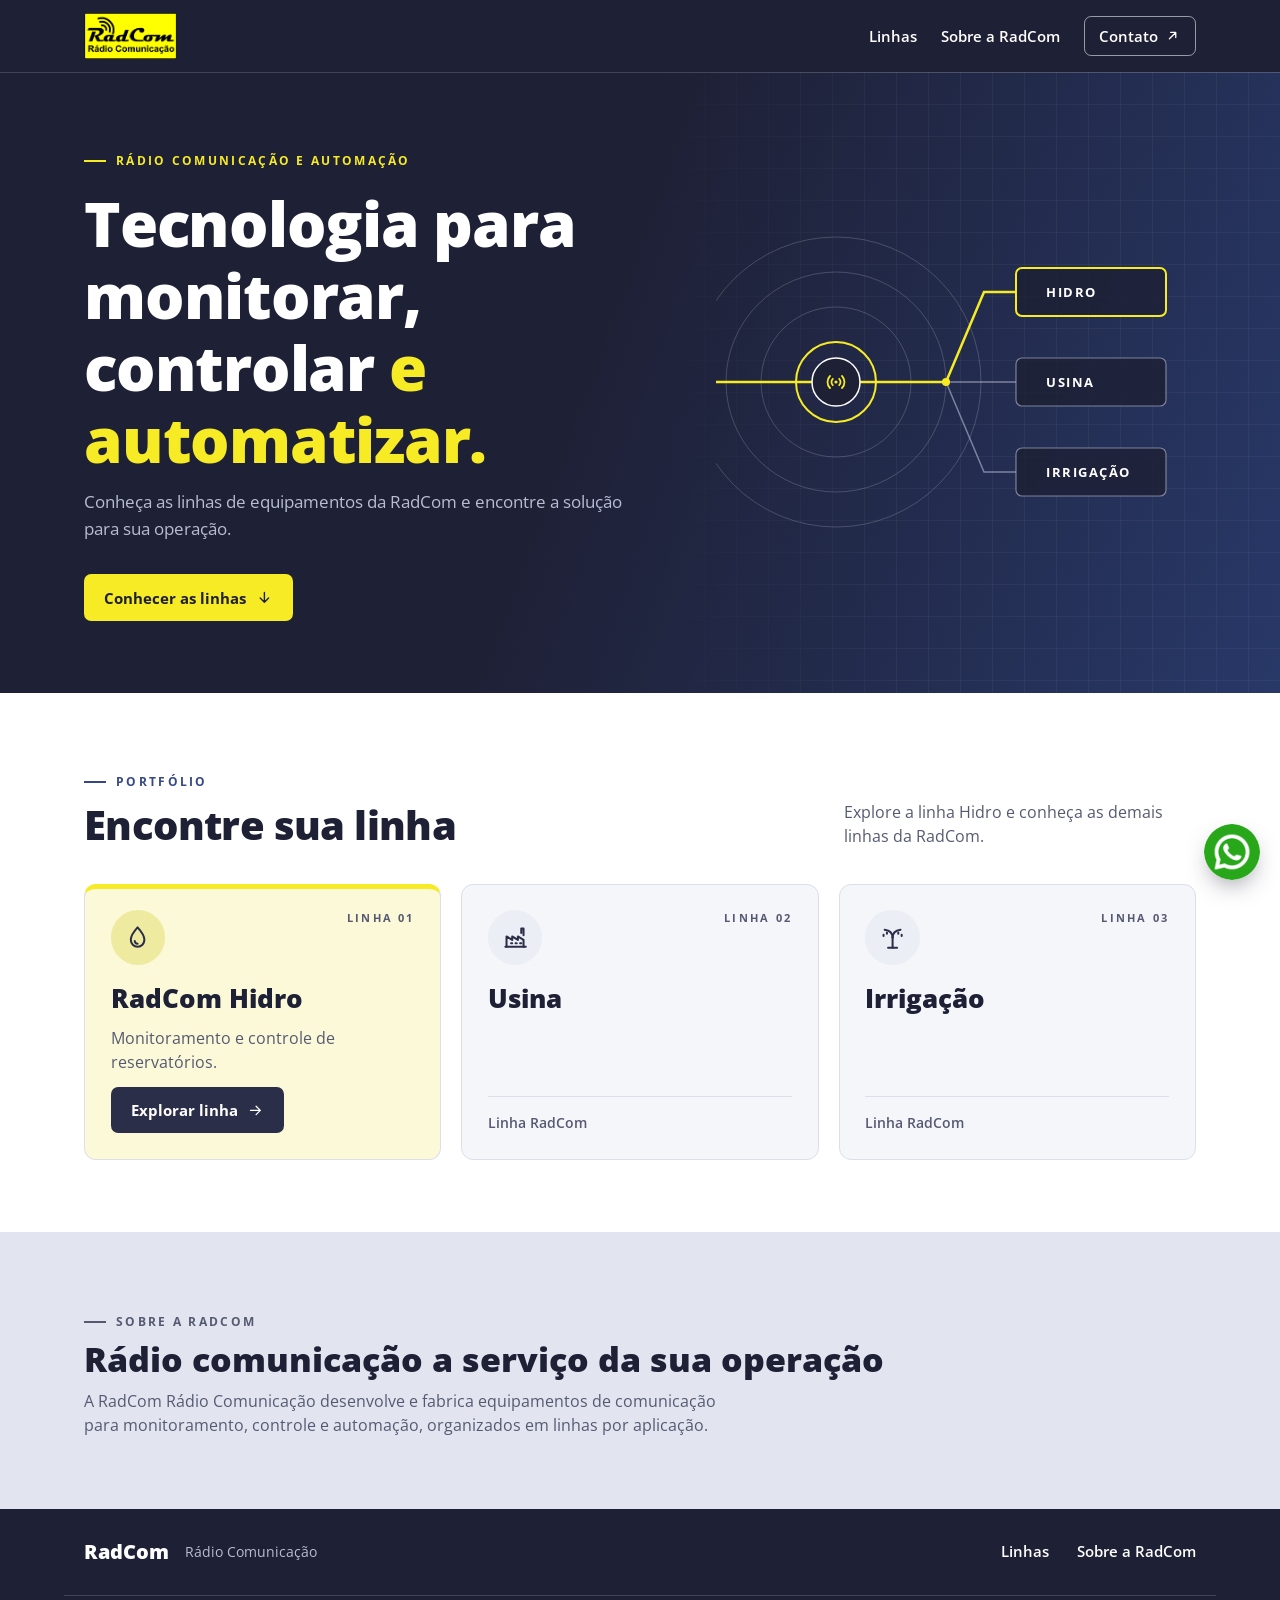
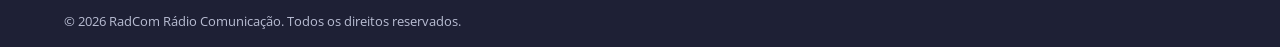
<file: Radcom_Projeto_Website/index.html>
<!DOCTYPE html>
<html lang="pt-BR">

<head>
  <meta charset="utf-8" />
  <meta name="viewport" content="width=device-width, initial-scale=1" />
  <title>RadCom Rádio Comunicação | Monitoramento, controle e automação</title>
  <meta name="description" content="RadCom Rádio Comunicação: equipamentos de comunicação para monitoramento, controle e automação. Conheça as linhas RadCom." />
  <link rel="icon" type="image/png" href="img_radcom/favicon.png" />
  <link rel="apple-touch-icon" href="img_radcom/favicon.png" />
  <link rel="preconnect" href="https://fonts.googleapis.com" />
  <link rel="preconnect" href="https://fonts.gstatic.com" crossorigin />
  <link href="https://fonts.googleapis.com/css2?family=Open+Sans:wght@400;600;700;800&display=swap" rel="stylesheet" />
  <link rel="stylesheet" href="assets/css/style.css" />
</head>

<body data-root="">
  <a class="skip-link" href="#conteudo">Pular para o conteúdo</a>

  <!-- ============ CABEÇALHO GLOBAL (igual em todas as páginas) ============ -->
  <header class="site-header">
    <div class="wrap header-bar">
      <a class="brand" href="index.html" aria-label="RadCom Rádio Comunicação, página inicial">
        <img src="img_radcom/logo.jpeg" alt="RadCom Rádio Comunicação" width="830" height="411" />
      </a>
      <nav class="main-nav" aria-label="Principal">
        <a href="#linhas">Linhas</a>
        <a href="#sobre">Sobre a RadCom</a>
        <!-- Botão "Contato": abre o WhatsApp da RadCom.
             >>> ADICIONE O NÚMERO em assets/js/config.js (campo whatsapp) <<< -->
        <a class="nav-contact" href="https://wa.me/" target="_blank" rel="noopener" data-contact-primary>Contato
          <svg viewBox="0 0 24 24" fill="none" stroke="currentColor" stroke-width="2" stroke-linecap="round"
            stroke-linejoin="round" aria-hidden="true">
            <path d="M7 17 17 7M9 7h8v8" />
          </svg>
        </a>
      </nav>
    </div>
  </header>

  <main id="conteudo">

    <!-- ============ ABERTURA ============ -->
    <section class="home-hero" aria-labelledby="home-title">
      <div class="wrap">
        <div>
          <p class="kicker on-dark">Rádio comunicação e automação</p>
          <h1 id="home-title">Tecnologia para monitorar, controlar <em class="hl">e automatizar.</em></h1>
          <p class="lead on-dark">Conheça as linhas de equipamentos da RadCom e encontre a solução para sua operação.</p>
          <div class="btn-row">
            <a class="btn btn-yellow" href="#linhas">Conhecer as linhas
              <svg viewBox="0 0 24 24" fill="none" stroke="currentColor" stroke-width="2" stroke-linecap="round"
                stroke-linejoin="round" aria-hidden="true">
                <path d="M12 5v14M6 13l6 6 6-6" />
              </svg>
            </a>
          </div>
        </div>

        <svg class="hero-diagram" viewBox="0 0 480 320" role="img"
          aria-label="Ilustração: um ponto de rádio central ligado às linhas Hidro, Usina e Irrigação">
          <circle class="ring" cx="120" cy="160" r="40" />
          <circle class="ring" cx="120" cy="160" r="75" />
          <circle class="ring" cx="120" cy="160" r="110" />
          <circle class="ring" cx="120" cy="160" r="145" />
          <circle class="pulse" cx="120" cy="160" r="40" />
          <path class="line on" d="M144 160 H230 L268 70 H300" />
          <path class="line" d="M230 160 H300" />
          <path class="line" d="M230 160 L268 250 H300" />
          <path class="line on" d="M0 160 H96" />
          <circle cx="120" cy="160" r="24" fill="#1e2035" stroke="#fff" stroke-width="1.5" />
          <g fill="none" stroke="#f6eb24" stroke-width="1.8" stroke-linecap="round" transform="translate(108 148)">
            <circle cx="12" cy="12" r="1.6" fill="#f6eb24" stroke="none" />
            <path d="M8.8 15.2a4.5 4.5 0 0 1 0-6.4M15.2 15.2a4.5 4.5 0 0 0 0-6.4M6 18a8.5 8.5 0 0 1 0-12M18 18a8.5 8.5 0 0 0 0-12" />
          </g>
          <circle cx="230" cy="160" r="4" fill="#f6eb24" />
          <g class="node on"><rect x="300" y="46" width="150" height="48" rx="6" /><text x="330" y="75">HIDRO</text></g>
          <g class="node"><rect x="300" y="136" width="150" height="48" rx="6" /><text x="330" y="165">USINA</text></g>
          <g class="node"><rect x="300" y="226" width="150" height="48" rx="6" /><text x="330" y="255">IRRIGAÇÃO</text></g>
        </svg>
      </div>
    </section>

    <!-- ============ SELETOR DE LINHAS ============
         Os cartões são gerados a partir de assets/js/data.js (RADCOM_LINHAS). -->
    <section id="linhas" class="section section-light" aria-labelledby="linhas-title">
      <div class="wrap">
        <div class="section-head">
          <div>
            <p class="kicker">Portfólio</p>
            <h2 id="linhas-title">Encontre sua linha</h2>
          </div>
          <p class="aside">Explore a linha Hidro e conheça as demais linhas da RadCom.</p>
        </div>
        <ul class="lines-grid" id="lines-list"></ul>
        <noscript>
          <p>RadCom Hidro: <a href="hidro/index.html">explorar linha</a>. Usina e Irrigação: linhas RadCom.</p>
        </noscript>
      </div>
    </section>

    <!-- ============ INSTITUCIONAL / CONTATO ============ -->
    <section id="sobre" class="about section" aria-labelledby="sobre-title">
      <div class="wrap">
        <div>
          <p class="kicker">Sobre a RadCom</p>
          <h2 id="sobre-title">Rádio comunicação a serviço da sua operação</h2>
          <!-- TEXTO INSTITUCIONAL PROVISÓRIO: substitua pela apresentação oficial da RadCom. -->
          <p>A RadCom Rádio Comunicação desenvolve e fabrica equipamentos de comunicação para monitoramento, controle e
            automação, organizados em linhas por aplicação.</p>
          <!-- Chamada de contato: aparece quando o contato for preenchido em assets/js/config.js -->
          <p data-contact-slot hidden>Vamos falar sobre sua aplicação? Entre em contato com a RadCom.</p>
        </div>
        <!-- Botões de contato: gerados a partir de assets/js/config.js (RADCOM_CONFIG.contato) -->
        <div class="contact-actions" data-contact-slot data-contact-list hidden></div>
      </div>
    </section>

  </main>

  <!-- ============ RODAPÉ GLOBAL ============ -->
  <footer class="site-footer">
    <div class="wrap footer-bar">
      <div class="footer-brand"><strong>RadCom</strong><span>Rádio Comunicação</span></div>
      <nav class="footer-nav" aria-label="Rodapé">
        <a href="#linhas">Linhas</a>
        <a href="#sobre">Sobre a RadCom</a>
      </nav>
    </div>
    <div class="wrap footer-copy">© <span data-year>2026</span> RadCom Rádio Comunicação. Todos os direitos reservados.</div>
  </footer>

  <!-- Botão flutuante do WhatsApp.
       >>> ADICIONE O NÚMERO em assets/js/config.js (campo whatsapp) <<< -->
  <a class="whatsapp-float" href="https://wa.me/" target="_blank" rel="noopener" data-whatsapp
    aria-label="Conversar com a RadCom pelo WhatsApp">
    <img src="img_radcom/whatsapp.png" alt="" width="512" height="512" />
  </a>

  <script src="assets/js/config.js"></script>
  <script src="assets/js/data.js"></script>
  <script src="assets/js/site.js"></script>
</body>

</html>
</file>
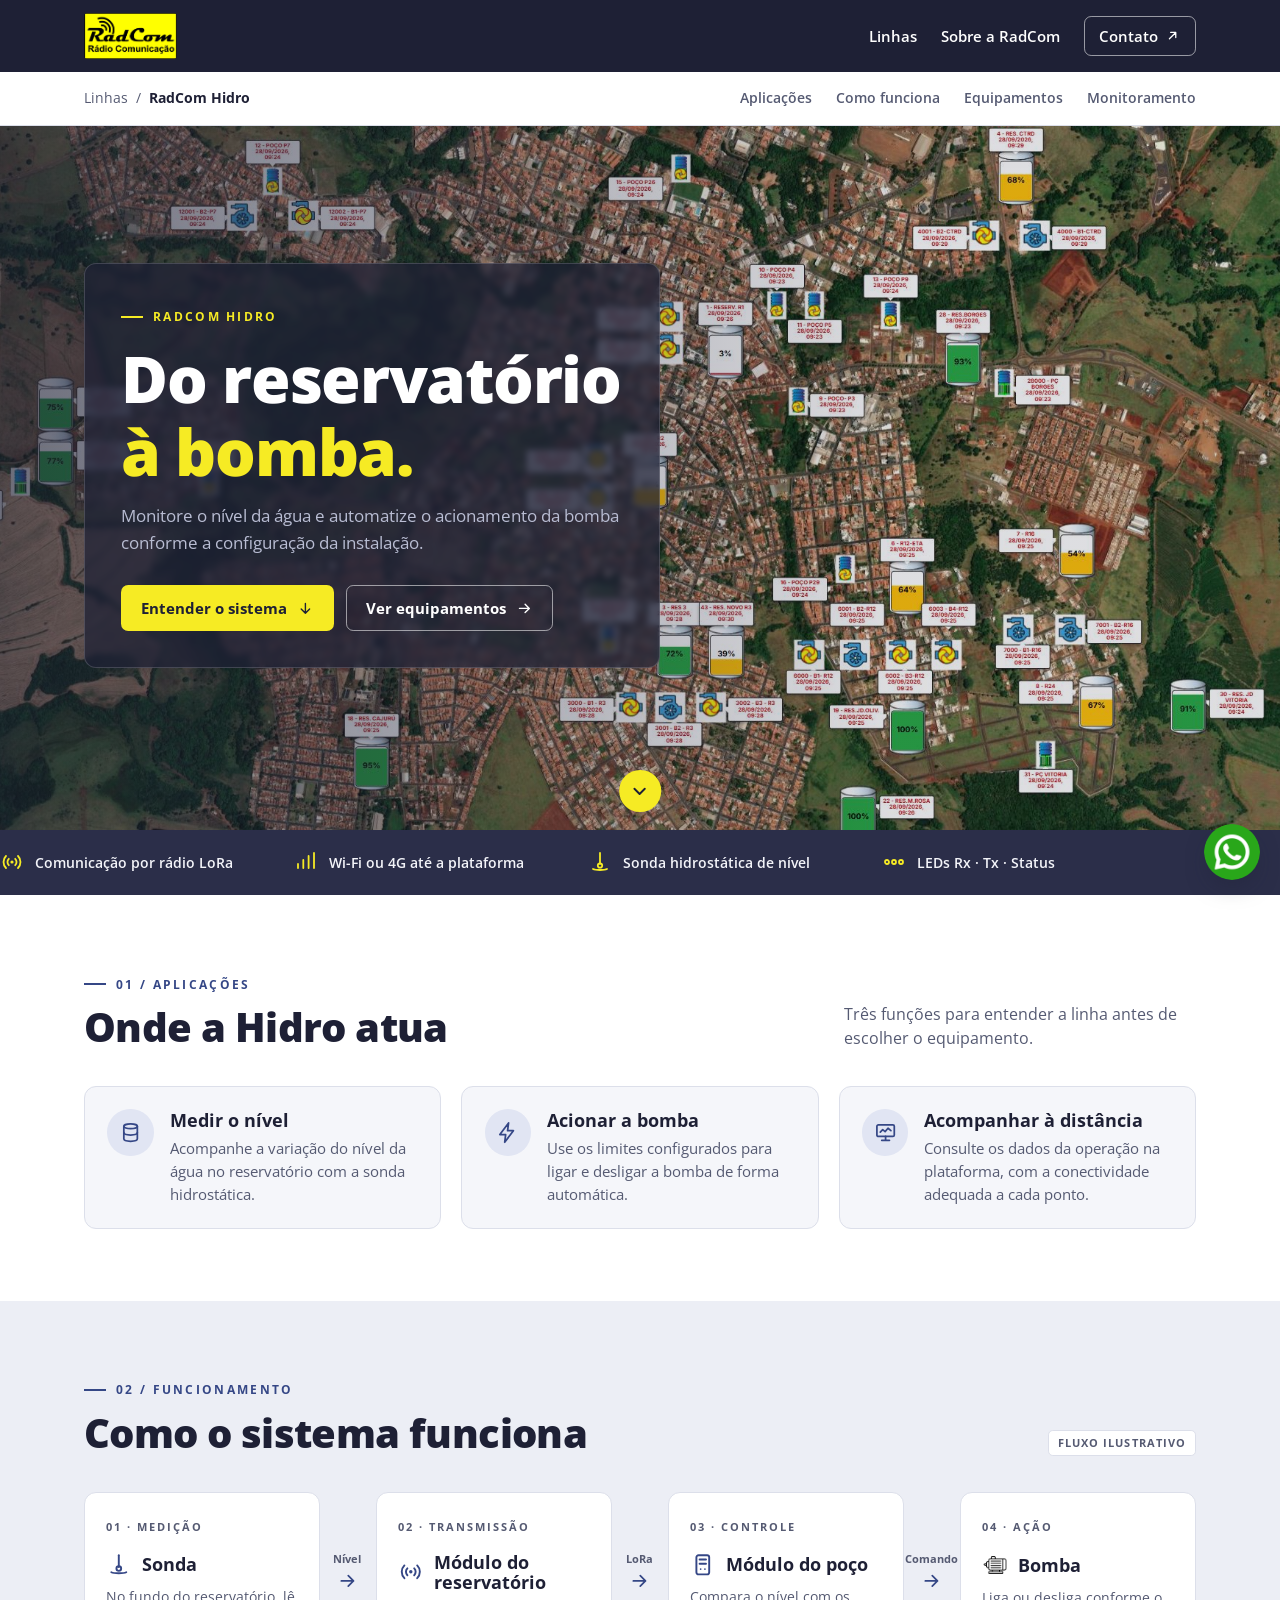
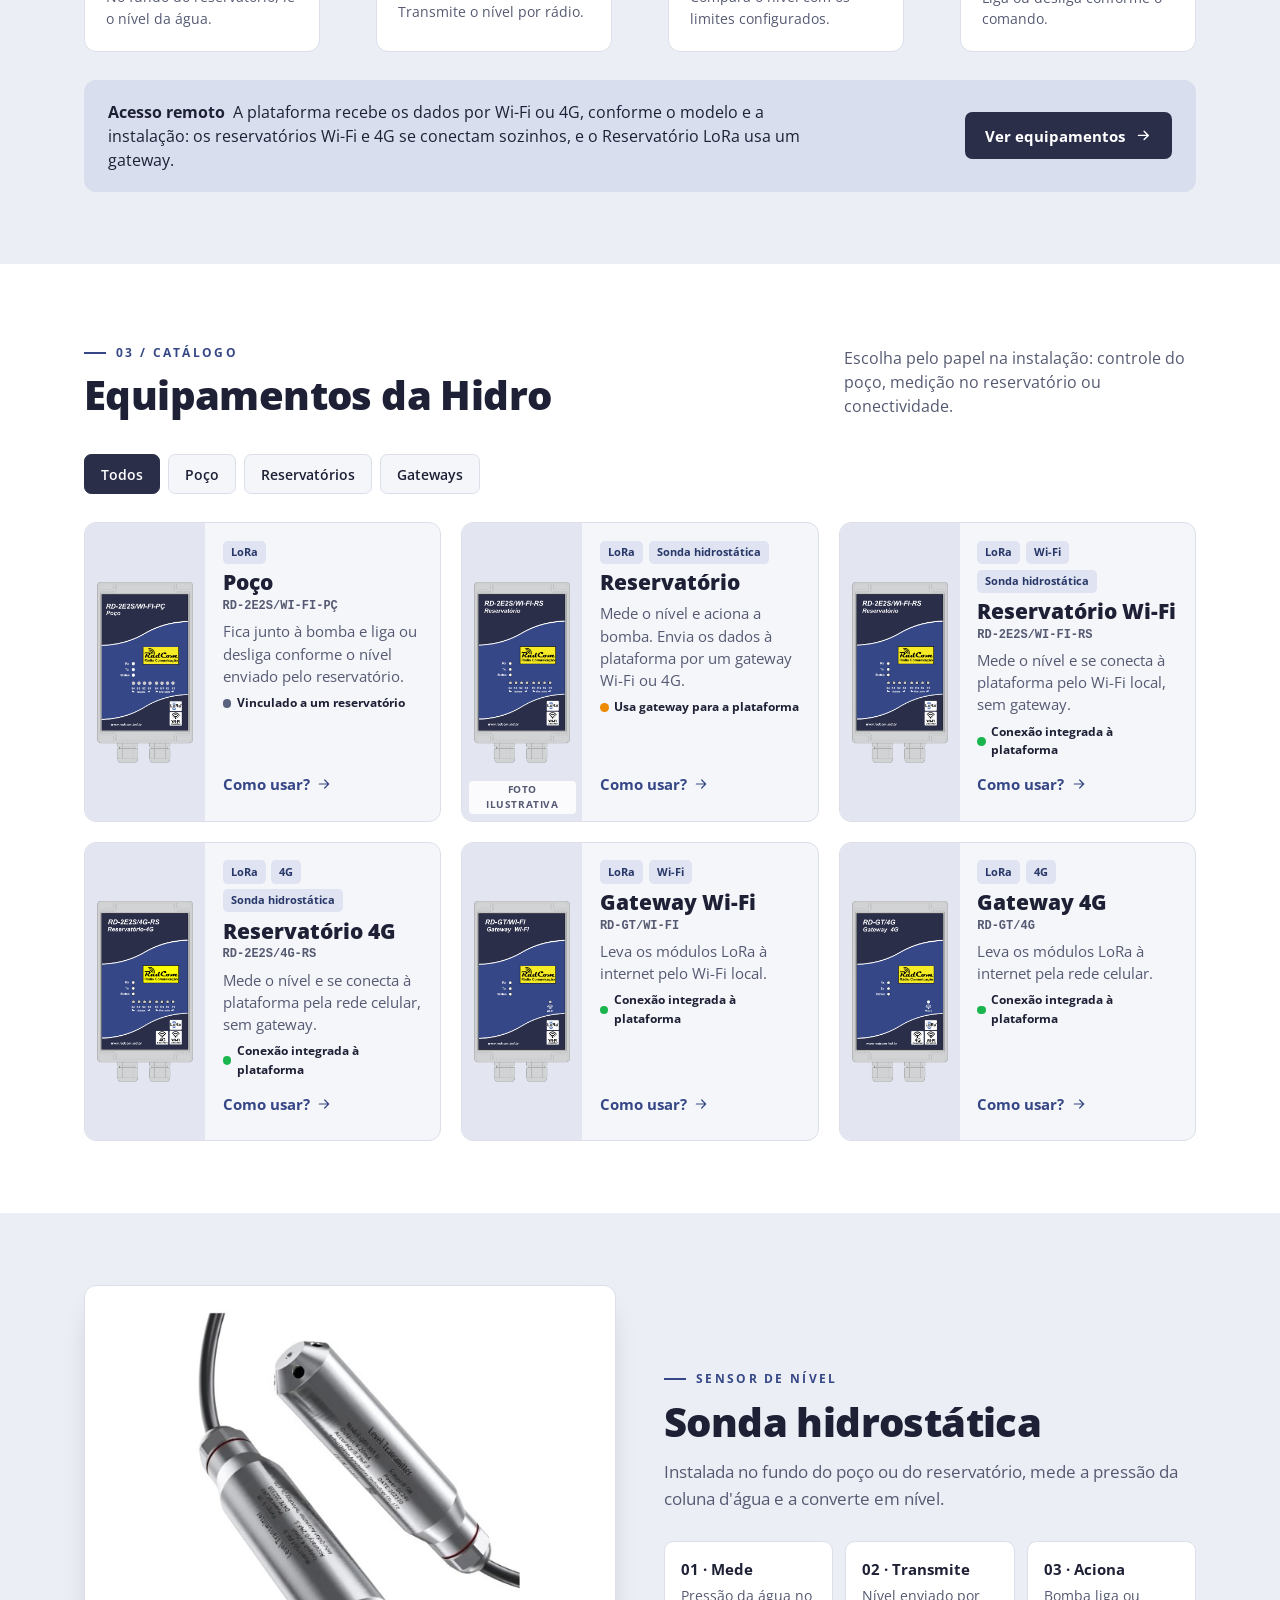
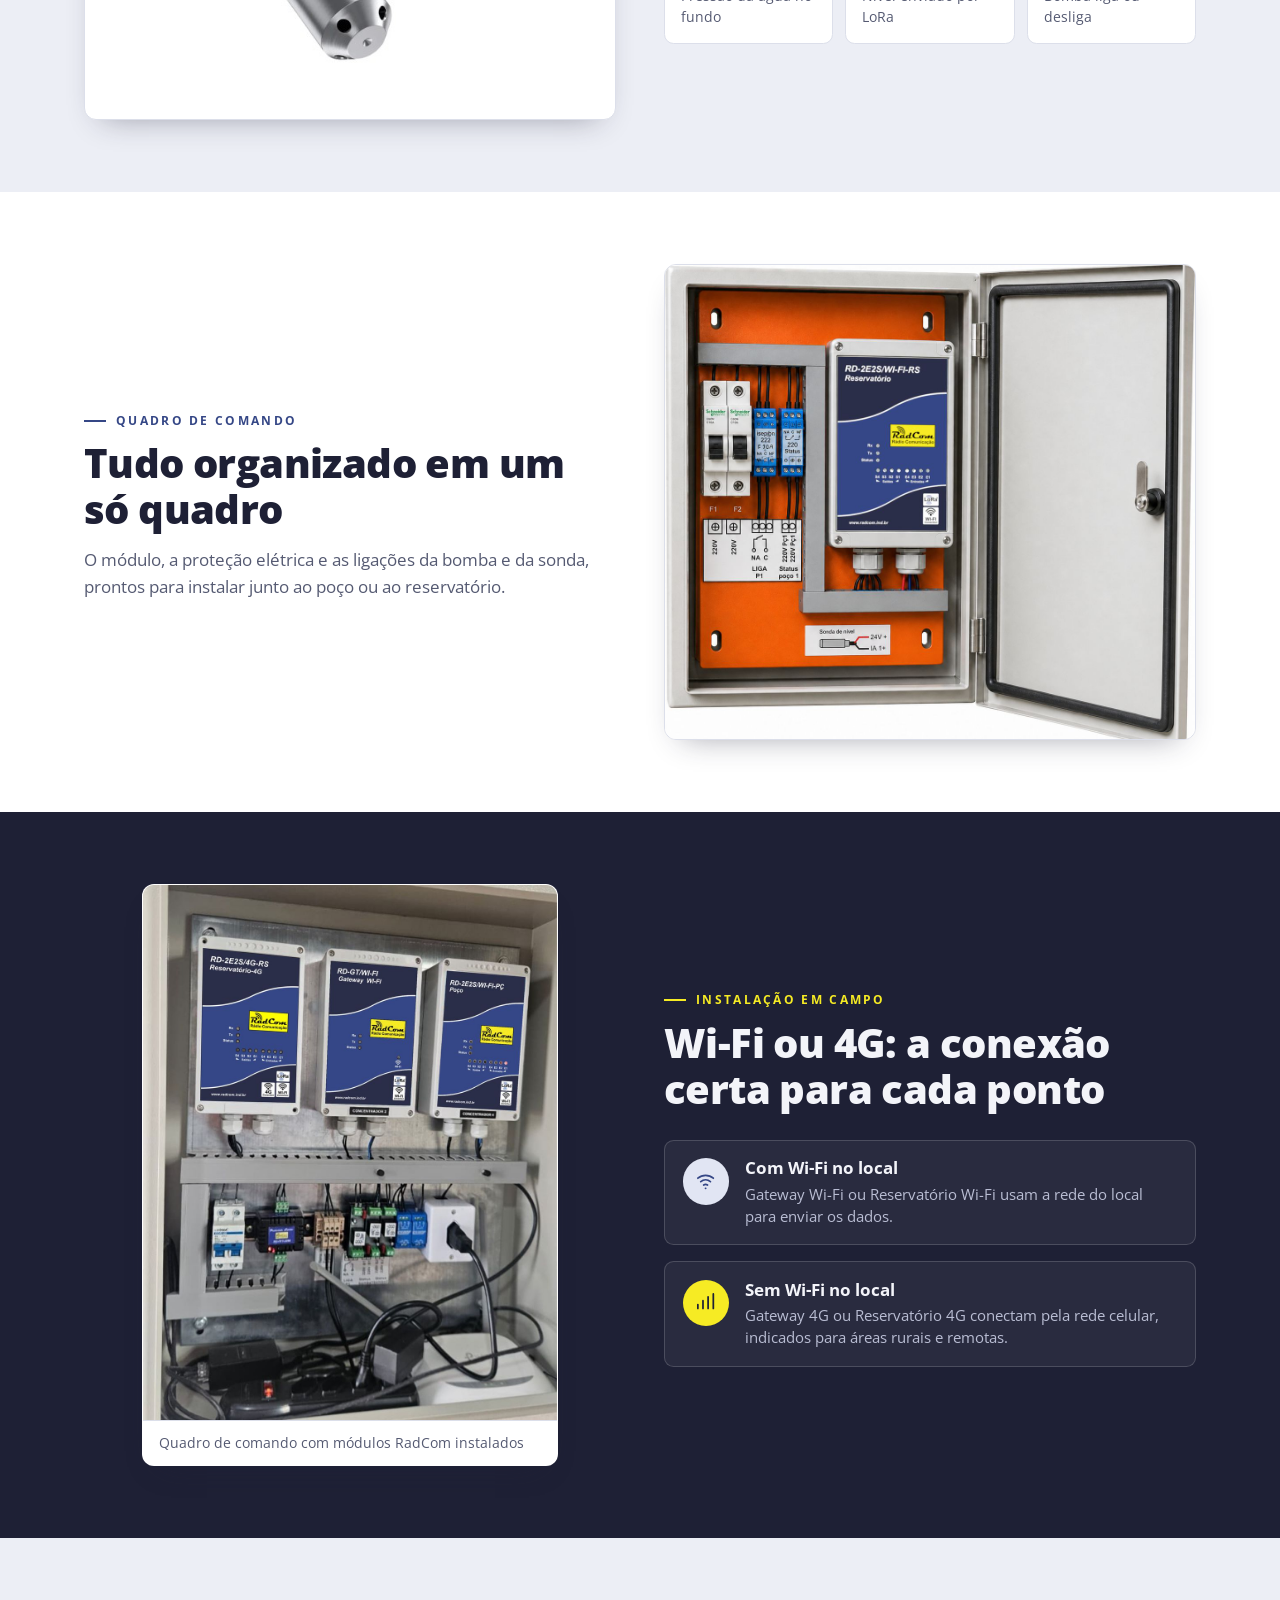
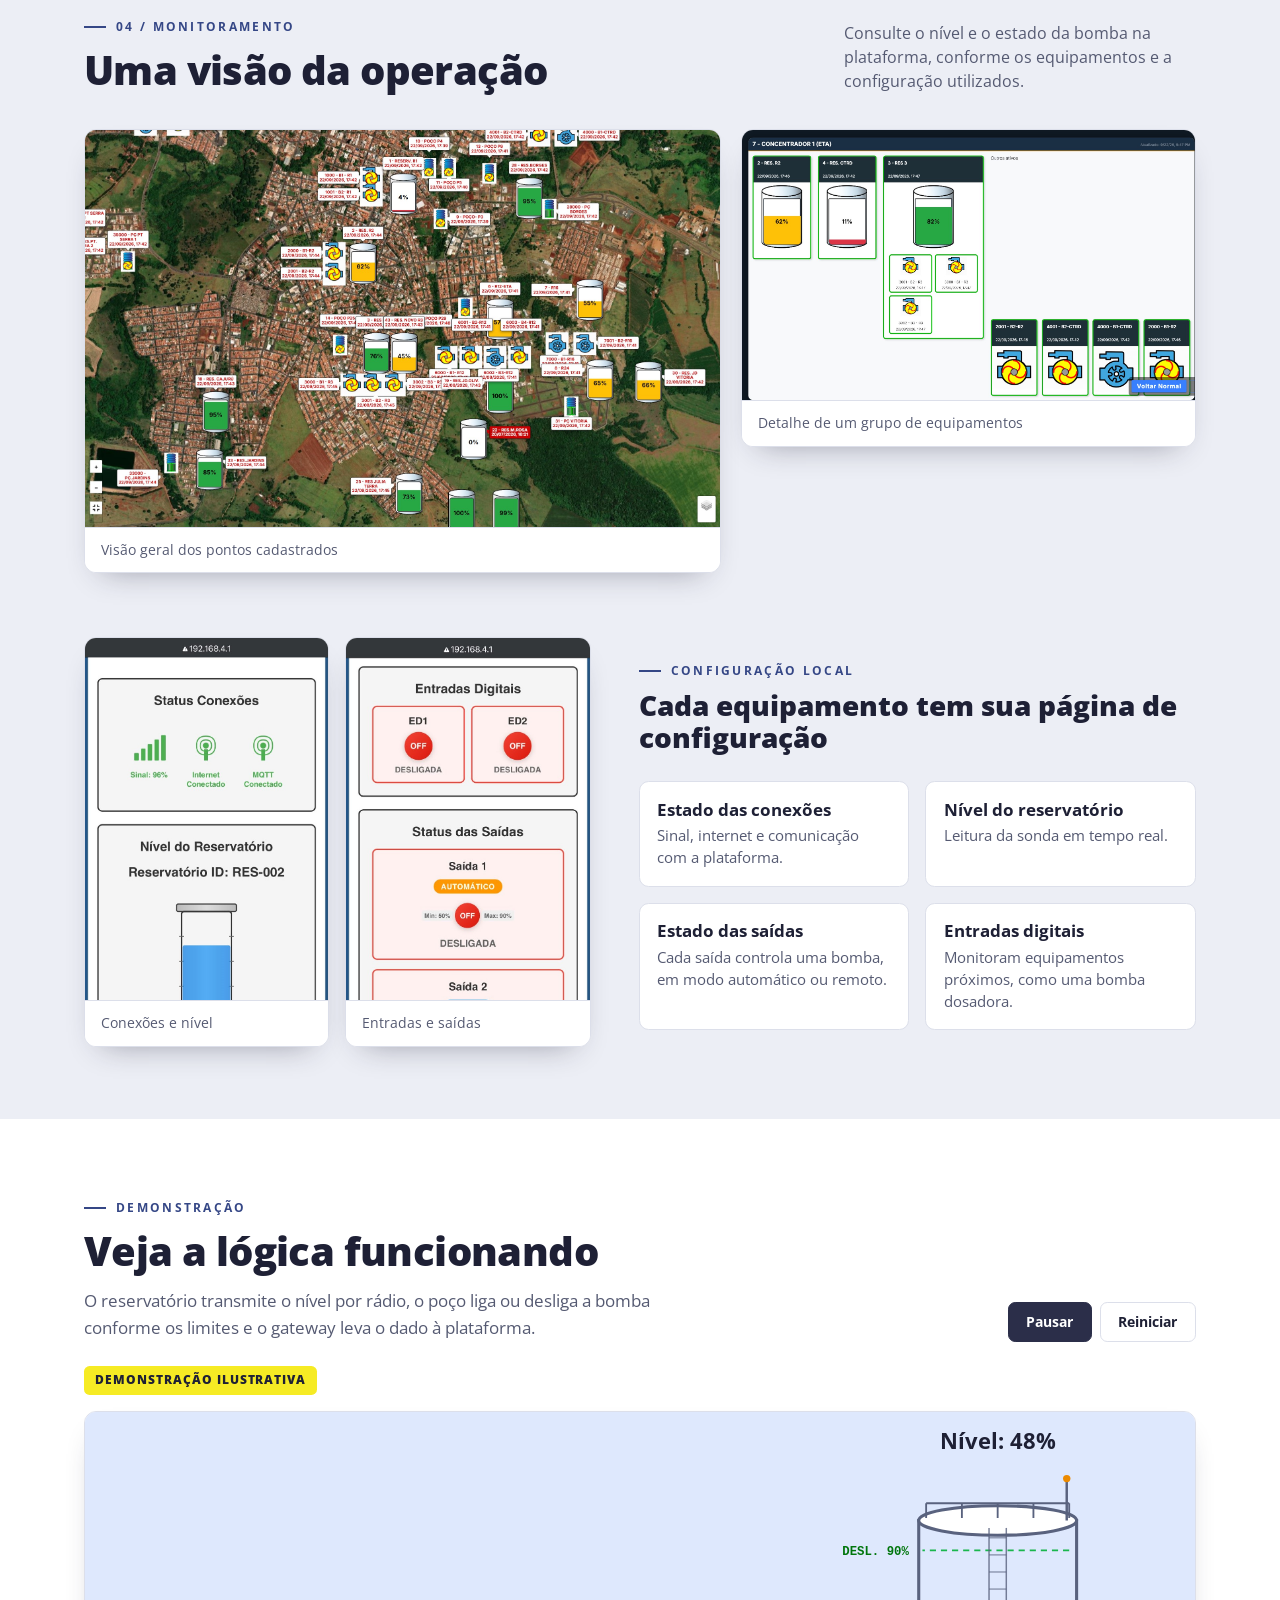
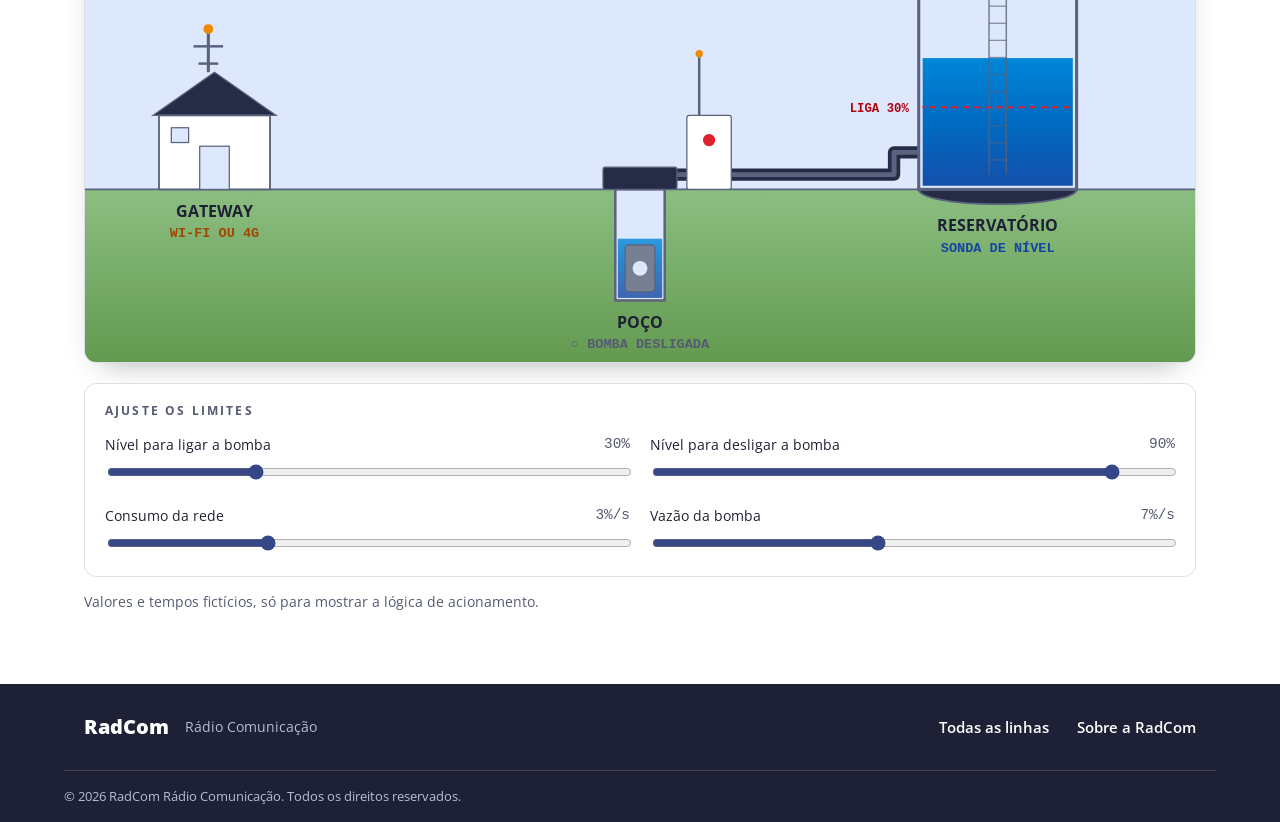
<file: Radcom_Projeto_Website/hidro/index.html>
<!DOCTYPE html>
<html lang="pt-BR">

<head>
  <meta charset="utf-8" />
  <meta name="viewport" content="width=device-width, initial-scale=1" />
  <title>RadCom Hidro | Monitoramento e controle de reservatórios</title>
  <meta name="description" content="RadCom Hidro: monitore o nível do reservatório e automatize o acionamento da bomba com módulos de rádio LoRa, Wi-Fi e 4G." />
  <link rel="icon" type="image/png" href="../img_radcom/favicon.png" />
  <link rel="apple-touch-icon" href="../img_radcom/favicon.png" />
  <link rel="preconnect" href="https://fonts.googleapis.com" />
  <link rel="preconnect" href="https://fonts.gstatic.com" crossorigin />
  <link href="https://fonts.googleapis.com/css2?family=Open+Sans:wght@400;600;700;800&display=swap" rel="stylesheet" />
  <link rel="stylesheet" href="../assets/css/style.css" />
</head>

<body data-root="../">
  <a class="skip-link" href="#conteudo">Pular para o conteúdo</a>

  <!-- ============ CABEÇALHO GLOBAL (igual em todas as páginas) ============ -->
  <header class="site-header">
    <div class="wrap header-bar">
      <a class="brand" href="../index.html" aria-label="RadCom Rádio Comunicação, página inicial">
        <img src="../img_radcom/logo.jpeg" alt="RadCom Rádio Comunicação" width="830" height="411" />
      </a>
      <nav class="main-nav" aria-label="Principal">
        <a href="../index.html#linhas">Linhas</a>
        <a href="../index.html#sobre">Sobre a RadCom</a>
        <!-- Botão "Contato": abre o WhatsApp da RadCom.
             >>> ADICIONE O NÚMERO em assets/js/config.js (campo whatsapp) <<< -->
        <a class="nav-contact" href="https://wa.me/" target="_blank" rel="noopener" data-contact-primary>Contato
          <svg viewBox="0 0 24 24" fill="none" stroke="currentColor" stroke-width="2" stroke-linecap="round"
            stroke-linejoin="round" aria-hidden="true">
            <path d="M7 17 17 7M9 7h8v8" />
          </svg>
        </a>
      </nav>
    </div>
  </header>

  <!-- ============ NAVEGAÇÃO LOCAL DA LINHA ============ -->
  <nav class="subnav" aria-label="Seções da RadCom Hidro">
    <div class="wrap subnav-bar">
      <ol class="crumbs">
        <li><a href="../index.html#linhas">Linhas</a></li>
        <li aria-hidden="true">/</li>
        <li><strong aria-current="page">RadCom Hidro</strong></li>
      </ol>
      <ul class="subnav-links">
        <li><a href="#aplicacoes">Aplicações</a></li>
        <li><a href="#como-funciona">Como funciona</a></li>
        <li><a href="#equipamentos">Equipamentos</a></li>
        <li><a href="#monitoramento">Monitoramento</a></li>
      </ul>
    </div>
  </nav>

  <main id="conteudo">

    <!-- ============ 01 · ABERTURA ============ -->
    <section class="pan-hero" aria-labelledby="hidro-title">
      <div class="wrap">
        <div class="hero-panel">
          <p class="kicker on-dark">RadCom Hidro</p>
          <h1 id="hidro-title">Do reservatório <em class="hl">à bomba.</em></h1>
          <p class="lead on-dark">Monitore o nível da água e automatize o acionamento da bomba conforme a configuração
            da instalação.</p>
          <div class="btn-row">
            <a class="btn btn-yellow" href="#como-funciona">Entender o sistema
              <svg viewBox="0 0 24 24" fill="none" stroke="currentColor" stroke-width="2" stroke-linecap="round"
                stroke-linejoin="round" aria-hidden="true">
                <path d="M12 5v14M6 13l6 6 6-6" />
              </svg>
            </a>
            <a class="btn btn-ghost" href="#equipamentos">Ver equipamentos
              <svg viewBox="0 0 24 24" fill="none" stroke="currentColor" stroke-width="2" stroke-linecap="round"
                stroke-linejoin="round" aria-hidden="true">
                <path d="M5 12h14M13 6l6 6-6 6" />
              </svg>
            </a>
          </div>
        </div>
      </div>
      <a class="scroll-hint" href="#aplicacoes" aria-label="Ir para Aplicações">
        <svg viewBox="0 0 24 24" fill="none" stroke="currentColor" stroke-width="2.2" stroke-linecap="round"
          stroke-linejoin="round" aria-hidden="true">
          <path d="M6 9l6 6 6-6" />
        </svg>
      </a>
    </section>

    <!-- faixa de destaques -->
    <div class="strip" >
      <ul class="wrap">
        <li>
          <svg viewBox="0 0 24 24" fill="none" stroke="currentColor" stroke-width="1.8" stroke-linecap="round" aria-hidden="true">
            <circle cx="12" cy="12" r="1.6" fill="currentColor" stroke="none" />
            <path d="M8.8 15.2a4.5 4.5 0 0 1 0-6.4M15.2 15.2a4.5 4.5 0 0 0 0-6.4M6 18a8.5 8.5 0 0 1 0-12M18 18a8.5 8.5 0 0 0 0-12" />
          </svg>
          Comunicação por rádio LoRa
        </li>
        <li>
          <svg viewBox="0 0 24 24" fill="none" stroke="currentColor" stroke-width="1.8" stroke-linecap="round" aria-hidden="true">
            <path d="M4 18v-4M9.3 18v-8M14.6 18V6M20 18V3" />
          </svg>
          Wi-Fi ou 4G até a plataforma
        </li>
        <li>
          <svg viewBox="0 0 24 24" fill="none" stroke="currentColor" stroke-width="1.8" stroke-linecap="round" stroke-linejoin="round" aria-hidden="true">
            <path d="M12 3v11" />
            <circle cx="12" cy="15.5" r="2.2" />
            <path d="M5 19c2.5 1.3 11.5 1.3 14 0" />
          </svg>
          Sonda hidrostática de nível
        </li>
        <li>
          <svg viewBox="0 0 24 24" fill="none" stroke="currentColor" stroke-width="1.8" stroke-linecap="round" aria-hidden="true">
            <circle cx="5" cy="12" r="2" />
            <circle cx="12" cy="12" r="2" />
            <circle cx="19" cy="12" r="2" />
          </svg>
          LEDs Rx · Tx · Status
        </li>
      </ul>
    </div>

    <!-- ============ 02 · APLICAÇÕES ============ -->
    <section id="aplicacoes" class="section section-light" aria-labelledby="aplicacoes-title">
      <div class="wrap">
        <div class="section-head">
          <div>
            <p class="kicker">01 / Aplicações</p>
            <h2 id="aplicacoes-title">Onde a Hidro atua</h2>
          </div>
          <p class="aside">Três funções para entender a linha antes de escolher o equipamento.</p>
        </div>
        <ul class="apps-grid">
          <li class="app-card">
            <span class="icon-badge">
              <svg viewBox="0 0 24 24" fill="none" stroke="currentColor" stroke-width="1.8" stroke-linecap="round" stroke-linejoin="round" aria-hidden="true">
                <ellipse cx="12" cy="5.5" rx="7" ry="2.5" />
                <path d="M5 5.5v13c0 1.4 3.1 2.5 7 2.5s7-1.1 7-2.5v-13" />
                <path d="M5 12c0 1.4 3.1 2.5 7 2.5s7-1.1 7-2.5" />
              </svg>
            </span>
            <div>
              <h3>Medir o nível</h3>
              <p>Acompanhe a variação do nível da água no reservatório com a sonda hidrostática.</p>
            </div>
          </li>
          <li class="app-card">
            <span class="icon-badge">
              <svg viewBox="0 0 24 24" fill="none" stroke="currentColor" stroke-width="1.8" stroke-linecap="round" stroke-linejoin="round" aria-hidden="true">
                <path d="M13 2 4 14h6l-1 8 9-12h-6l1-8Z" />
              </svg>
            </span>
            <div>
              <h3>Acionar a bomba</h3>
              <p>Use os limites configurados para ligar e desligar a bomba de forma automática.</p>
            </div>
          </li>
          <li class="app-card">
            <span class="icon-badge">
              <svg viewBox="0 0 24 24" fill="none" stroke="currentColor" stroke-width="1.8" stroke-linecap="round" stroke-linejoin="round" aria-hidden="true">
                <rect x="3" y="4" width="18" height="12" rx="1.5" />
                <path d="M8 20h8M12 16v4" />
                <path d="M6.5 11.5 9 9l2.5 2 3-3.5 3 2.5" />
              </svg>
            </span>
            <div>
              <h3>Acompanhar à distância</h3>
              <p>Consulte os dados da operação na plataforma, com a conectividade adequada a cada ponto.</p>
            </div>
          </li>
        </ul>
      </div>
    </section>

    <!-- ============ 03 · COMO FUNCIONA ============ -->
    <section id="como-funciona" class="section section-muted" aria-labelledby="funciona-title">
      <div class="wrap">
        <div class="section-head">
          <div>
            <p class="kicker">02 / Funcionamento</p>
            <h2 id="funciona-title">Como o sistema funciona</h2>
          </div>
          <span class="tag">Fluxo ilustrativo</span>
        </div>
        <ol class="flow-steps">
          <li class="flow-step">
            <span class="step-num">01 · MEDIÇÃO</span>
            <h3>
              <svg viewBox="0 0 24 24" fill="none" stroke="currentColor" stroke-width="1.8" stroke-linecap="round" stroke-linejoin="round" aria-hidden="true">
                <path d="M12 3v11" />
                <circle cx="12" cy="15.5" r="2.2" />
                <path d="M5 19c2.5 1.3 11.5 1.3 14 0" />
              </svg>
              Sonda
            </h3>
            <p>No fundo do reservatório, lê o nível da água.</p>
            <span class="step-link" aria-hidden="true"><small>Nível</small>
              <svg viewBox="0 0 24 24" fill="none" stroke="currentColor" stroke-width="2" stroke-linecap="round" stroke-linejoin="round"><path d="M5 12h14M13 6l6 6-6 6" /></svg>
            </span>
          </li>
          <li class="flow-step">
            <span class="step-num">02 · TRANSMISSÃO</span>
            <h3>
              <svg viewBox="0 0 24 24" fill="none" stroke="currentColor" stroke-width="1.8" stroke-linecap="round" aria-hidden="true">
                <circle cx="12" cy="12" r="1.6" fill="currentColor" stroke="none" />
                <path d="M8.8 15.2a4.5 4.5 0 0 1 0-6.4M15.2 15.2a4.5 4.5 0 0 0 0-6.4M6 18a8.5 8.5 0 0 1 0-12M18 18a8.5 8.5 0 0 0 0-12" />
              </svg>
              Módulo do reservatório
            </h3>
            <p>Transmite o nível por rádio.</p>
            <span class="step-link" aria-hidden="true"><small>LoRa</small>
              <svg viewBox="0 0 24 24" fill="none" stroke="currentColor" stroke-width="2" stroke-linecap="round" stroke-linejoin="round"><path d="M5 12h14M13 6l6 6-6 6" /></svg>
            </span>
          </li>
          <li class="flow-step">
            <span class="step-num">03 · CONTROLE</span>
            <h3>
              <svg viewBox="0 0 24 24" fill="none" stroke="currentColor" stroke-width="1.8" stroke-linecap="round" stroke-linejoin="round" aria-hidden="true">
                <rect x="6" y="3" width="12" height="18" rx="2" />
                <path d="M9 7h6M9 11h6" />
                <circle cx="10" cy="16" r=".8" fill="currentColor" stroke="none" />
                <circle cx="14" cy="16" r=".8" fill="currentColor" stroke="none" />
              </svg>
              Módulo do poço
            </h3>
            <p>Compara o nível com os limites configurados.</p>
            <span class="step-link" aria-hidden="true"><small>Comando</small>
              <svg viewBox="0 0 24 24" fill="none" stroke="currentColor" stroke-width="2" stroke-linecap="round" stroke-linejoin="round"><path d="M5 12h14M13 6l6 6-6 6" /></svg>
            </span>
          </li>
          <li class="flow-step">
            <span class="step-num">04 · AÇÃO</span>
            <h3>
              <img src="../img_radcom/electric-motor.png" alt="" width="26" height="26" />
              Bomba
            </h3>
            <p>Liga ou desliga conforme o comando.</p>
          </li>
        </ol>
        <div class="remote-note">
          <p><strong>Acesso remoto</strong>A plataforma recebe os dados por Wi-Fi ou 4G, conforme o modelo e a
            instalação: os reservatórios Wi-Fi e 4G se conectam sozinhos, e o Reservatório LoRa usa um gateway.</p>
          <a class="btn btn-dark" href="#equipamentos">Ver equipamentos
            <svg viewBox="0 0 24 24" fill="none" stroke="currentColor" stroke-width="2" stroke-linecap="round" stroke-linejoin="round" aria-hidden="true"><path d="M5 12h14M13 6l6 6-6 6" /></svg>
          </a>
        </div>
      </div>
    </section>

    <!-- ============ 04 · VITRINE ============
         Os cartões e os detalhes vêm de assets/js/data.js (RADCOM_PRODUTOS). -->
    <section id="equipamentos" class="section section-light" aria-labelledby="equipamentos-title">
      <div class="wrap">
        <div class="section-head">
          <div>
            <p class="kicker">03 / Catálogo</p>
            <h2 id="equipamentos-title">Equipamentos da Hidro</h2>
          </div>
          <p class="aside">Escolha pelo papel na instalação: controle do poço, medição no reservatório ou conectividade.</p>
        </div>
        <div class="filters" id="filters" role="group" aria-label="Filtrar equipamentos por função">
          <button class="filter-btn" type="button" data-filter="todos" aria-pressed="true">Todos</button>
          <button class="filter-btn" type="button" data-filter="poco" aria-pressed="false">Poço</button>
          <button class="filter-btn" type="button" data-filter="reservatorio" aria-pressed="false">Reservatórios</button>
          <button class="filter-btn" type="button" data-filter="gateway" aria-pressed="false">Gateways</button>
        </div>
        <p class="sr-only" id="filter-status" aria-live="polite"></p>
        <ul class="products-grid" id="products-list"></ul>
        <noscript><p class="empty-msg">Ative o JavaScript para ver a vitrine de equipamentos.</p></noscript>
      </div>
    </section>

    <!-- ============ 05 · APROFUNDAMENTO ============ -->
    <section id="sonda" class="section section-muted" aria-labelledby="sonda-title">
      <div class="wrap split">
        <figure class="photo-frame contain">
          <img src="../img_radcom/sonda_hidrostatica.jpg" alt="Sonda hidrostática de nível" width="447" height="489" loading="lazy" />
        </figure>
        <div>
          <div class="section-head">
            <div>
              <p class="kicker">Sensor de nível</p>
              <h2 id="sonda-title">Sonda hidrostática</h2>
              <p class="lead">Instalada no fundo do poço ou do reservatório, mede a pressão da coluna d'água e a converte
                em nível.</p>
            </div>
          </div>
          <ol class="steps-list">
            <li><strong>01 · Mede</strong>Pressão da água no fundo</li>
            <li><strong>02 · Transmite</strong>Nível enviado por LoRa</li>
            <li><strong>03 · Aciona</strong>Bomba liga ou desliga</li>
          </ol>
        </div>
      </div>
    </section>

    <section id="quadro" class="section section-light" aria-labelledby="quadro-title">
      <div class="wrap split reverse">
        <figure class="photo-frame">
          <img src="../img_radcom/painel2.jpg"
            alt="Quadro de comando aberto com módulo RadCom Reservatório, disjuntores, relés e borne da sonda de nível"
            width="1200" height="1072" loading="lazy" />
        </figure>
        <div class="section-head">
          <div>
            <p class="kicker">Quadro de comando</p>
            <h2 id="quadro-title">Tudo organizado em um só quadro</h2>
            <p class="lead">O módulo, a proteção elétrica e as ligações da bomba e da sonda, prontos para instalar junto
              ao poço ou ao reservatório.</p>
          </div>
        </div>
      </div>
    </section>

    <section id="instalacao" class="section section-dark" aria-labelledby="instalacao-title">
      <div class="wrap split">
        <figure class="photo-frame install-photo">
          <img src="../img_radcom/instalacao.jpg" alt="Quadro de comando real com módulos RadCom instalados lado a lado"
            width="1000" height="1292" loading="lazy" />
          <figcaption>Quadro de comando com módulos RadCom instalados</figcaption>
        </figure>
        <div>
          <div class="section-head">
            <div>
              <p class="kicker on-dark">Instalação em campo</p>
              <h2 id="instalacao-title">Wi-Fi ou 4G: a conexão certa para cada ponto</h2>
            </div>
          </div>
          <ul class="tile-list">
            <li class="tile">
              <span class="icon-badge">
                <svg viewBox="0 0 24 24" fill="none" stroke="currentColor" stroke-width="1.8" stroke-linecap="round" aria-hidden="true">
                  <path d="M4 8.5a12 12 0 0 1 16 0M7 12a8 8 0 0 1 10 0M10 15.5a4 4 0 0 1 4 0" />
                  <circle cx="12" cy="19" r="1" fill="currentColor" stroke="none" />
                </svg>
              </span>
              <div>
                <h3>Com Wi-Fi no local</h3>
                <p>Gateway Wi-Fi ou Reservatório Wi-Fi usam a rede do local para enviar os dados.</p>
              </div>
            </li>
            <li class="tile">
              <span class="icon-badge yellow">
                <svg viewBox="0 0 24 24" fill="none" stroke="currentColor" stroke-width="1.8" stroke-linecap="round" aria-hidden="true">
                  <path d="M4 18v-4M9.3 18v-8M14.6 18V6M20 18V3" />
                </svg>
              </span>
              <div>
                <h3>Sem Wi-Fi no local</h3>
                <p>Gateway 4G ou Reservatório 4G conectam pela rede celular, indicados para áreas rurais e remotas.</p>
              </div>
            </li>
          </ul>
        </div>
      </div>
    </section>

    <!-- ============ MONITORAMENTO ============ -->
    <section id="monitoramento" class="section section-muted" aria-labelledby="monitoramento-title">
      <div class="wrap">
        <div class="section-head">
          <div>
            <p class="kicker">04 / Monitoramento</p>
            <h2 id="monitoramento-title">Uma visão da operação</h2>
          </div>
          <p class="aside">Consulte o nível e o estado da bomba na plataforma, conforme os equipamentos e a configuração
            utilizados.</p>
        </div>
        <div class="platform-shots">
          <figure class="photo-frame">
            <img src="../img_radcom/plataforma.jpg" alt="Visão geral da plataforma, com poços e reservatórios no mapa"
              width="1919" height="1200" loading="lazy" />
            <figcaption>Visão geral dos pontos cadastrados</figcaption>
          </figure>
          <figure class="photo-frame">
            <img src="../img_radcom/plataforma2.jpg" alt="Detalhe de um grupo na plataforma, com reservatórios e bombas"
              width="1649" height="985" loading="lazy" />
            <figcaption>Detalhe de um grupo de equipamentos</figcaption>
          </figure>
        </div>

        <div class="config-grid">
          <div class="shots-pair">
            <figure class="photo-frame">
              <img src="../img_radcom/web1.jpeg" alt="Página de configuração local: estado das conexões e nível do reservatório"
                width="739" height="1531" loading="lazy" />
              <figcaption>Conexões e nível</figcaption>
            </figure>
            <figure class="photo-frame">
              <img src="../img_radcom/web2.jpeg" alt="Página de configuração local: entradas digitais e estado das saídas"
                width="739" height="1533" loading="lazy" />
              <figcaption>Entradas e saídas</figcaption>
            </figure>
          </div>
          <div>
            <p class="kicker">Configuração local</p>
            <h3 class="sub-head">Cada equipamento tem sua página de configuração</h3>
            <ul class="tile-list">
              <li class="tile">
                <div>
                  <h3>Estado das conexões</h3>
                  <p>Sinal, internet e comunicação com a plataforma.</p>
                </div>
              </li>
              <li class="tile">
                <div>
                  <h3>Nível do reservatório</h3>
                  <p>Leitura da sonda em tempo real.</p>
                </div>
              </li>
              <li class="tile">
                <div>
                  <h3>Estado das saídas</h3>
                  <p>Cada saída controla uma bomba, em modo automático ou remoto.</p>
                </div>
              </li>
              <li class="tile">
                <div>
                  <h3>Entradas digitais</h3>
                  <p>Monitoram equipamentos próximos, como uma bomba dosadora.</p>
                </div>
              </li>
            </ul>
          </div>
        </div>
      </div>
    </section>

    <!-- ============ DEMONSTRAÇÃO (opcional, ilustrativa) ============ -->
    <section id="demonstracao" class="section section-light" aria-labelledby="demo-title">
      <div class="wrap">
        <div class="sim-head">
          <div class="section-head">
            <div>
              <p class="kicker">Demonstração</p>
              <h2 id="demo-title">Veja a lógica funcionando</h2>
              <p class="lead">O reservatório transmite o nível por rádio, o poço liga ou desliga a bomba conforme os limites
                e o gateway leva o dado à plataforma.</p>
            </div>
          </div>
          <div class="sim-buttons">
            <button id="toggle" class="sim-primary" type="button">Pausar</button>
            <button id="reset" type="button">Reiniciar</button>
          </div>
        </div>

        <p class="demo-flag">Demonstração ilustrativa</p>

        <p class="rotate-hint">
          <svg viewBox="0 0 24 24" fill="none" stroke="currentColor" stroke-width="1.8" stroke-linecap="round"
            stroke-linejoin="round" aria-hidden="true">
            <rect x="3" y="7" width="18" height="11" rx="2" />
            <path d="M8 3.5a6 6 0 0 1 8 0" />
            <path d="m15 2 1 1.5-1.6.9" />
          </svg>
          Para uma melhor visualização, deite o seu dispositivo.
        </p>

        <div class="panel diagram">
          <svg id="svg" viewBox="0 0 900 446" role="img"
            aria-label="Diagrama animado: gateway, poço com bomba e reservatório trocando mensagens de nível por rádio"></svg>
        </div>

        <div class="panel config">
          <h3>Ajuste os limites</h3>
          <div class="cfg-grid">
            <label>
              <span class="row"><span>Nível para ligar a bomba</span><span class="val"><span id="v-liga">30</span>%</span></span>
              <input id="liga" type="range" min="5" max="95" value="30" />
            </label>
            <label>
              <span class="row"><span>Nível para desligar a bomba</span><span class="val"><span id="v-desliga">90</span>%</span></span>
              <input id="desliga" type="range" min="10" max="100" value="90" />
            </label>
            <label>
              <span class="row"><span>Consumo da rede</span><span class="val"><span id="v-consumo">3</span>%/s</span></span>
              <input id="consumo" type="range" min="0" max="10" value="3" />
            </label>
            <label>
              <span class="row"><span>Vazão da bomba</span><span class="val"><span id="v-vazao">7</span>%/s</span></span>
              <input id="vazao" type="range" min="1" max="15" value="7" />
            </label>
          </div>
        </div>
        <p class="sim-note">Valores e tempos fictícios, só para mostrar a lógica de acionamento.</p>
      </div>
    </section>

    <!-- ============ CHAMADA FINAL ============
         Aparece sozinha quando o contato for preenchido em assets/js/config.js -->
    <section id="contato" class="cta-band" data-contact-slot hidden aria-labelledby="cta-title">
      <div class="wrap">
        <h2 id="cta-title">Converse com a RadCom sobre sua aplicação.</h2>
        <div class="contact-actions" data-contact-list></div>
      </div>
    </section>

  </main>

  <!-- ============ RODAPÉ GLOBAL ============ -->
  <footer class="site-footer">
    <div class="wrap footer-bar">
      <div class="footer-brand"><strong>RadCom</strong><span>Rádio Comunicação</span></div>
      <nav class="footer-nav" aria-label="Rodapé">
        <a href="../index.html#linhas">Todas as linhas</a>
        <a href="../index.html#sobre">Sobre a RadCom</a>
      </nav>
    </div>
    <div class="wrap footer-copy">© <span data-year>2026</span> RadCom Rádio Comunicação. Todos os direitos reservados.</div>
  </footer>

  <!-- Botão flutuante do WhatsApp.
       >>> ADICIONE O NÚMERO em assets/js/config.js (campo whatsapp) <<< -->
  <a class="whatsapp-float" href="https://wa.me/" target="_blank" rel="noopener" data-whatsapp
    aria-label="Conversar com a RadCom pelo WhatsApp">
    <img src="../img_radcom/whatsapp.png" alt="" width="512" height="512" />
  </a>

  <!-- Detalhe "Como usar?" (preenchido por assets/js/site.js) -->
  <dialog class="product-dialog" id="product-dialog" aria-labelledby="dialog-title">
    <button class="dialog-close" type="button" aria-label="Fechar detalhe">
      <svg viewBox="0 0 24 24" fill="none" stroke="currentColor" stroke-width="2" stroke-linecap="round" aria-hidden="true">
        <path d="M6 6l12 12M18 6 6 18" />
      </svg>
    </button>
    <div id="dialog-content"></div>
  </dialog>

  <script src="../assets/js/config.js"></script>
  <script src="../assets/js/data.js"></script>
  <script src="../assets/js/site.js"></script>
  <script src="../assets/js/simulacao.js"></script>
</body>

</html>
</file>
<file: assets/css/style.css>
/* =====================================================================
   RADCOM — estilos compartilhados (Início + linhas)
   Cores tiradas do adesivo dos equipamentos.
   ===================================================================== */
:root {
  /* identidade (adesivo do equipamento) */
  --navy: #2b2e49;
  --navy-deep: #1e2035;
  --blue: #354786;
  --blue-deep: #283868;
  --yellow: #f6eb24;
  --yellow-deep: #d9cd0c;
  --gray: #d2d3d5;

  /* superfícies e texto */
  --bg: #f5f6fa;
  --surface: #ffffff;
  --surface-muted: #eceef5;
  --surface-tint: #fbf9d8;
  --fg: #1e2035;
  --fg-muted: #555a72;
  --on-dark: #f3f4f9;
  --on-dark-muted: #b9bdd3;
  --border: #dcdfea;
  --border-dark: rgba(255, 255, 255, .16);

  /* simulação (mesmos nomes do projeto Jóia) */
  --foreground: var(--fg);
  --card: #ffffff;
  --primary: var(--blue);
  --primary-foreground: #ffffff;
  --muted-foreground: var(--fg-muted);
  --destructive: oklch(0.58 0.22 25);
  --destructive-deep: oklch(0.46 0.21 24);
  --water: oklch(0.6 0.16 245);
  --water-deep: oklch(0.42 0.16 262);
  --signal: oklch(0.72 0.18 68);
  --signal-deep: oklch(0.5 0.18 68);
  --pump-on: oklch(0.68 0.19 148);
  --pump-on-deep: oklch(0.48 0.18 148);
  --pump-off: oklch(0.6 0.03 265);
  --ground: oklch(0.75 0.1 140);
  --ground-deep: oklch(0.63 0.12 138);
  --steel: oklch(0.5 0.045 270);
  --steel-dark: oklch(0.3 0.045 272);
  --sky: oklch(0.93 0.03 265);

  --font-sans: "Open Sans", ui-sans-serif, system-ui, sans-serif;
  --font-mono: ui-monospace, "SFMono-Regular", Consolas, monospace;
  --radius: .75rem;
  --shadow: 0 14px 30px -18px rgba(30, 32, 53, .45);
  --header-h: 72px;
}

* { box-sizing: border-box; }
html { scroll-behavior: smooth; }
@media (prefers-reduced-motion: reduce) {
  html { scroll-behavior: auto; }
  *, *::before, *::after { animation-duration: .001ms !important; animation-iteration-count: 1 !important; transition: none !important; }
}
body {
  margin: 0;
  background: var(--bg);
  color: var(--fg);
  font-family: var(--font-sans);
  line-height: 1.5;
  -webkit-font-smoothing: antialiased;
}
img { max-width: 100%; height: auto; display: block; }
a { color: inherit; }
h1, h2, h3, h4 { line-height: 1.15; margin: 0; }
[hidden] { display: none !important; }
.sr-only { position: absolute; width: 1px; height: 1px; padding: 0; margin: -1px; overflow: hidden; clip: rect(0 0 0 0); white-space: nowrap; border: 0; }

:focus-visible { outline: 3px solid var(--yellow); outline-offset: 2px; }
.on-light :focus-visible, .section :focus-visible { outline-color: var(--blue); }

.skip-link {
  position: absolute; left: 1rem; top: -4rem; z-index: 100;
  background: var(--yellow); color: var(--navy-deep);
  padding: .6rem 1rem; border-radius: .4rem; font-weight: 700; text-decoration: none;
}
.skip-link:focus { top: 1rem; }

.wrap { max-width: 72rem; margin: 0 auto; padding: 0 1.25rem; }
@media (max-width: 480px) { .wrap { padding: 0 1rem; } }

/* ---------- tipografia utilitária ---------- */
.kicker {
  display: inline-flex; align-items: center; gap: .6rem;
  font-size: .72rem; font-weight: 700; text-transform: uppercase; letter-spacing: .2em;
  color: var(--blue); margin: 0;
}
.kicker::before { content: ""; width: 1.4rem; height: 2px; background: currentColor; }
.kicker.on-dark { color: var(--yellow); }
.lead { margin: .9rem 0 0; max-width: 40rem; font-size: 1.05rem; line-height: 1.6; color: var(--fg-muted); }
.lead.on-dark { color: var(--on-dark-muted); }
.hl { color: var(--yellow); font-style: normal; }

.section { padding: 4.5rem 0; }
.section-light { background: var(--surface); }
.section-muted { background: var(--surface-muted); }
.section-dark { background: var(--navy-deep); color: var(--on-dark); }
.section-dark .lead { color: var(--on-dark-muted); }
section[id] { scroll-margin-top: calc(var(--header-h) + 56px); }

.section-head { display: flex; flex-wrap: wrap; align-items: flex-end; justify-content: space-between; gap: 1rem 2rem; margin-bottom: 2.25rem; }
.section-head > div { max-width: 40rem; }
.section-head h2 { font-size: clamp(1.7rem, 1.2rem + 2vw, 2.5rem); font-weight: 800; letter-spacing: -.015em; margin-top: .7rem; }
.section-head .aside { max-width: 22rem; color: var(--fg-muted); margin: 0; }
.section-dark .section-head .aside { color: var(--on-dark-muted); }
.section-head.center { flex-direction: column; align-items: center; text-align: center; }
.section-head.center .lead { margin-left: auto; margin-right: auto; }

/* ---------- botões ---------- */
.btn {
  display: inline-flex; align-items: center; justify-content: center; gap: .6rem;
  min-height: 2.9rem; padding: .7rem 1.2rem; border-radius: .45rem;
  font: 700 .95rem var(--font-sans); text-decoration: none; cursor: pointer;
  border: 1.5px solid transparent; transition: background .15s, border-color .15s, transform .15s;
}
.btn svg { width: 1.05rem; height: 1.05rem; flex: none; }
.btn:hover { transform: translateY(-1px); }
.btn-yellow { background: var(--yellow); color: var(--navy-deep); }
.btn-yellow:hover { background: #fff35a; }
.btn-dark { background: var(--navy); color: #fff; }
.btn-dark:hover { background: var(--blue); }
.btn-ghost { background: transparent; color: #fff; border-color: rgba(255, 255, 255, .55); }
.btn-ghost:hover { border-color: #fff; background: rgba(255, 255, 255, .08); }
.btn-ghost-dark { background: transparent; color: var(--navy); border-color: var(--navy); }
.btn-ghost-dark:hover { background: rgba(43, 46, 73, .07); }
.mini-link .arrow { display: inline-flex; }
.mini-link .arrow svg { width: 1.1rem; height: 1.1rem; }
.btn-row { display: flex; flex-wrap: wrap; gap: .75rem; margin-top: 2rem; }

/* ---------- cabeçalho global ---------- */
.site-header { position: sticky; top: 0; z-index: 50; background: var(--navy-deep); color: #fff; box-shadow: 0 1px 0 var(--border-dark); }
.header-bar { display: flex; align-items: center; justify-content: space-between; gap: 1rem; min-height: var(--header-h); }
.brand { display: inline-flex; flex: none; border-radius: .25rem; }
.brand img { height: 46px; width: auto; border-radius: .2rem; }
.main-nav { display: flex; align-items: center; gap: .25rem 1.5rem; flex-wrap: wrap; justify-content: flex-end; }
.main-nav a { font-weight: 600; font-size: .95rem; text-decoration: none; padding: .4rem 0; }
.main-nav a:hover { color: var(--yellow); }
.main-nav a[aria-current="page"] { color: var(--yellow); }
.main-nav .nav-contact { border: 1.5px solid rgba(255, 255, 255, .55); border-radius: .45rem; padding: .45rem .9rem; }
.main-nav .nav-contact:hover { border-color: var(--yellow); }
@media (max-width: 560px) {
  :root { --header-h: 64px; }
  .brand img { height: 38px; }
  .main-nav { gap: .2rem 1rem; }
  .main-nav a { font-size: .85rem; }
  .main-nav .nav-contact { padding: .3rem .6rem; }
}

/* ---------- navegação local (linhas) ---------- */
.subnav { position: sticky; top: var(--header-h); z-index: 40; background: var(--surface); border-bottom: 1px solid var(--border); }
.subnav-bar { display: flex; align-items: center; justify-content: space-between; gap: 1rem; min-height: 52px; }
.crumbs { display: flex; align-items: center; gap: .5rem; font-size: .9rem; color: var(--fg-muted); white-space: nowrap; margin: 0; padding: 0; list-style: none; }
.crumbs a { text-decoration: none; }
.crumbs a:hover { color: var(--blue); text-decoration: underline; }
.crumbs strong { color: var(--fg); }
.subnav-links { display: flex; gap: 1.5rem; overflow-x: auto; scrollbar-width: none; margin: 0; padding: 0; list-style: none; }
.subnav-links::-webkit-scrollbar { display: none; }
.subnav-links a {
  display: block; padding: .95rem 0 .8rem; font-size: .9rem; font-weight: 600; color: var(--fg-muted);
  text-decoration: none; border-bottom: 3px solid transparent; white-space: nowrap;
}
.subnav-links a:hover { color: var(--fg); }
.subnav-links a.active { color: var(--fg); border-bottom-color: var(--yellow); }
@media (max-width: 760px) {
  .subnav-bar { flex-direction: column; align-items: stretch; gap: 0; min-height: 0; }
  .crumbs { padding-top: .55rem; font-size: .8rem; }
  .subnav-links { gap: 1.25rem; }
  .subnav-links a { padding: .55rem 0 .5rem; }
  section[id] { scroll-margin-top: calc(var(--header-h) + 84px); }
}

/* ---------- início: abertura ---------- */
.home-hero { position: relative; overflow: hidden; background: linear-gradient(110deg, var(--navy-deep) 45%, var(--blue-deep)); color: #fff; }
.home-hero::after {
  content: ""; position: absolute; inset: 0 0 0 50%; pointer-events: none; opacity: .35;
  background-image: linear-gradient(rgba(255,255,255,.12) 1px, transparent 1px), linear-gradient(90deg, rgba(255,255,255,.12) 1px, transparent 1px);
  background-size: 32px 32px;
  mask-image: linear-gradient(90deg, transparent, #000 40%);
}
.home-hero .wrap { position: relative; z-index: 1; display: grid; grid-template-columns: 1.1fr 1fr; gap: 2rem; align-items: center; padding-top: 4.5rem; padding-bottom: 4.5rem; }
.home-hero h1 { font-size: clamp(2.2rem, 1.4rem + 3.6vw, 3.9rem); font-weight: 800; letter-spacing: -.02em; margin-top: 1.1rem; }
.hero-diagram { width: 100%; max-width: 30rem; justify-self: end; }
.hero-diagram .ring { fill: none; stroke: rgba(255,255,255,.18); }
.hero-diagram .line { fill: none; stroke: rgba(185,189,211,.6); stroke-width: 1.5; }
.hero-diagram .line.on { stroke: var(--yellow); stroke-width: 2.5; }
.hero-diagram .node rect { fill: rgba(30,32,53,.85); stroke: rgba(185,189,211,.6); stroke-width: 1.2; }
.hero-diagram .node.on rect { stroke: var(--yellow); stroke-width: 2; }
.hero-diagram text { fill: #fff; font: 700 13px var(--font-sans); letter-spacing: .12em; }
.hero-diagram .pulse { fill: none; stroke: var(--yellow); stroke-width: 2; transform-origin: 120px 160px; transform-box: view-box; animation: pulse 2.6s ease-out infinite; }
@keyframes pulse { from { transform: scale(.4); opacity: .9; } to { transform: scale(2.4); opacity: 0; } }
@media (max-width: 860px) {
  .home-hero .wrap { grid-template-columns: 1fr; padding-top: 3rem; padding-bottom: 3rem; }
  .hero-diagram { justify-self: center; max-width: 24rem; }
  .home-hero::after { inset: 50% 0 0 0; }
}

/* ---------- início: cartões de linhas ---------- */
.lines-grid { display: grid; grid-template-columns: repeat(3, 1fr); gap: 1.25rem; margin: 0; padding: 0; list-style: none; }
@media (max-width: 860px) { .lines-grid { grid-template-columns: 1fr; } }
.line-card {
  position: relative; height: 100%; display: flex; flex-direction: column; gap: .8rem;
  padding: 1.6rem; border: 1px solid var(--border); border-radius: var(--radius); background: var(--bg);
}
.line-card.is-active { background: var(--surface-tint); border-top: 5px solid var(--yellow); padding-top: calc(1.6rem - 4px); }
.line-card .line-top { display: flex; align-items: flex-start; justify-content: space-between; }
.line-icon { width: 3.4rem; height: 3.4rem; border-radius: 50%; display: grid; place-items: center; background: var(--surface-muted); color: var(--navy); }
.line-card.is-active .line-icon { background: #eeeaa0; }
.line-icon svg { width: 1.7rem; height: 1.7rem; }
.line-num { font-size: .7rem; font-weight: 700; letter-spacing: .2em; color: var(--fg-muted); }
.line-card h3 { font-size: 1.6rem; font-weight: 800; margin-top: .4rem; }
.line-card p { margin: 0; color: var(--fg-muted); }
.line-card .line-meta { margin-top: auto; padding-top: .9rem; border-top: 1px solid var(--border); font-size: .9rem; font-weight: 600; color: var(--fg-muted); }
.line-card .btn { align-self: flex-start; margin-top: auto; }

/* ---------- faixa institucional / contato ---------- */
.about { background: #e2e5f0; }
.about .wrap { display: flex; flex-wrap: wrap; align-items: center; justify-content: space-between; gap: 1.5rem 3rem; }
.about h2 { font-size: clamp(1.5rem, 1.2rem + 1.4vw, 2.1rem); font-weight: 800; margin-top: .6rem; }
.about p { margin: .6rem 0 0; color: var(--fg-muted); max-width: 40rem; }
.contact-actions { display: flex; flex-wrap: wrap; gap: .75rem; }

/* ---------- Hidro: abertura panorâmica ---------- */
.pan-hero {
  position: relative; display: flex; align-items: center; min-height: min(44rem, 86vh); color: #fff;
  background: var(--navy-deep) url("../../img_radcom/fundo.webp") center / cover no-repeat;
}
.pan-hero::before { content: ""; position: absolute; inset: 0; background: linear-gradient(90deg, rgba(30,32,53,.65), rgba(30,32,53,.15) 70%); }
.pan-hero .wrap { position: relative; z-index: 1; width: 100%; padding-top: 3rem; padding-bottom: 4.5rem; }
.hero-panel {
  max-width: 36rem; padding: 2.25rem; border-radius: var(--radius);
  background: rgba(30, 32, 53, .72); border: 1px solid var(--border-dark);
  -webkit-backdrop-filter: blur(3px); backdrop-filter: blur(3px);
}
.hero-panel h1 { font-size: clamp(2.3rem, 1.5rem + 3.6vw, 4rem); font-weight: 800; letter-spacing: -.02em; margin-top: 1rem; }
.hero-panel .btn-row { margin-top: 1.75rem; }
.scroll-hint {
  position: absolute; left: 50%; bottom: 1.1rem; z-index: 1; transform: translateX(-50%);
  width: 2.6rem; height: 2.6rem; border-radius: 50%; display: grid; place-items: center;
  color: var(--navy-deep); background: var(--yellow); animation: bounce 2s ease-in-out infinite;
}
.scroll-hint svg { width: 1.3rem; height: 1.3rem; }
@keyframes bounce { 0%, 100% { transform: translate(-50%, 0); } 50% { transform: translate(-50%, 6px); } }
@media (max-width: 560px) {
  .pan-hero { min-height: 0; }
  .pan-hero .wrap { padding-top: 2rem; padding-bottom: 4.5rem; }
  .hero-panel { padding: 1.5rem; }
  .hero-panel .btn { flex: 1 1 100%; }
}

/* faixa de destaques */
.strip { background: var(--navy); color: var(--on-dark); justify-items: center; }
.strip ul { display: grid; grid-template-columns: repeat(4, 1fr); gap: 1rem 1.5rem; margin: 0; padding: 1.3rem 0; list-style: none; }
.strip li { display: flex; align-items: center; gap: .7rem; font-size: .9rem; font-weight: 600; }
.strip svg { width: 1.5rem; height: 1.5rem; flex: none; color: var(--yellow); }
@media (max-width: 860px) { .strip ul { grid-template-columns: 1fr 1fr; } }

/* aplicações */
.apps-grid { display: grid; grid-template-columns: repeat(3, 1fr); gap: 1.25rem; margin: 0; padding: 0; list-style: none; }
@media (max-width: 860px) { .apps-grid { grid-template-columns: 1fr; } }
.app-card { display: flex; gap: 1rem; padding: 1.4rem; border: 1px solid var(--border); border-radius: var(--radius); background: var(--bg); height: 100%; }
.app-card h3 { font-size: 1.15rem; font-weight: 700; }
.app-card p { margin: .4rem 0 0; color: var(--fg-muted); font-size: .95rem; }
.icon-badge { width: 2.9rem; height: 2.9rem; flex: none; border-radius: 50%; display: grid; place-items: center; background: #e1e5f3; color: var(--blue); }
.icon-badge.yellow { background: var(--yellow); color: var(--navy-deep); }
.icon-badge svg { width: 1.45rem; height: 1.45rem; }

/* como funciona */
.flow-steps { display: grid; grid-template-columns: repeat(4, 1fr); gap: 3.5rem; margin: 0; padding: 0; list-style: none; }
.flow-step { position: relative; padding: 1.3rem; border-radius: var(--radius); background: var(--surface); border: 1px solid var(--border); }
.flow-step .step-num { font-size: .7rem; font-weight: 700; letter-spacing: .18em; color: var(--fg-muted); }
.flow-step h3 { display: flex; align-items: center; gap: .65rem; margin-top: .9rem; font-size: 1.1rem; font-weight: 700; }
.flow-step h3 svg { width: 1.6rem; height: 1.6rem; flex: none; color: var(--blue); }
.flow-step p { margin: .55rem 0 0; font-size: .9rem; color: var(--fg-muted); }
.flow-step .step-link {
  position: absolute; top: 50%; right: -3.5rem; width: 3.5rem; transform: translateY(-50%);
  display: flex; flex-direction: column; align-items: center; gap: .15rem; color: var(--blue);
}
.flow-step .step-link small { font-size: .66rem; font-weight: 700; color: var(--fg-muted); }
.flow-step .step-link svg { width: 1.3rem; height: 1.3rem; }
@media (max-width: 980px) {
  .flow-steps { grid-template-columns: 1fr; gap: 2.9rem; }
  .flow-step .step-link { top: auto; bottom: -2.85rem; right: 50%; transform: translateX(50%); flex-direction: row; width: auto; height: 2.85rem; gap: .4rem; }
  .flow-step .step-link svg { transform: rotate(90deg); }
}
.remote-note {
  display: flex; flex-wrap: wrap; align-items: center; justify-content: space-between; gap: 1rem 2rem;
  margin-top: 1.75rem; padding: 1.25rem 1.5rem; border-radius: var(--radius); background: #d9deee;
}
.remote-note p { margin: 0; max-width: 44rem; color: var(--fg); }
.remote-note strong { margin-right: .5rem; }
.tag { display: inline-block; padding: .22rem .55rem; border-radius: .3rem; font-size: .68rem; font-weight: 700; letter-spacing: .1em; text-transform: uppercase; background: var(--surface); color: var(--fg-muted); border: 1px solid var(--border); }

/* ---------- vitrine ---------- */
.filters { display: flex; flex-wrap: wrap; gap: .5rem; margin: 0 0 1.75rem; }
.filter-btn {
  min-height: 2.5rem; padding: .45rem 1rem; border-radius: .45rem; cursor: pointer;
  font: 600 .9rem var(--font-sans); background: var(--bg); color: var(--fg); border: 1px solid var(--border);
}
.filter-btn:hover { border-color: var(--blue); }
.filter-btn[aria-pressed="true"] { background: var(--navy); color: #fff; border-color: var(--navy); }
.products-grid { display: grid; grid-template-columns: repeat(3, 1fr); gap: 1.25rem; margin: 0; padding: 0; list-style: none; }
@media (max-width: 980px) { .products-grid { grid-template-columns: 1fr 1fr; } }
@media (max-width: 620px) { .products-grid { grid-template-columns: 1fr; } }
.product-card { display: grid; grid-template-columns: 7.5rem 1fr; height: 100%; border: 1px solid var(--border); border-radius: var(--radius); background: var(--bg); overflow: hidden; }
.product-media { position: relative; display: grid; place-items: center; padding: 1rem .75rem; background: #e3e6f1; }
.product-media img { width: 100%; max-width: 6rem; }
.photo-tag { position: absolute; left: .4rem; right: .4rem; bottom: .4rem; text-align: center; font-size: .6rem; font-weight: 700; letter-spacing: .06em; text-transform: uppercase; color: var(--fg-muted); background: rgba(255,255,255,.85); border-radius: .25rem; padding: .15rem; }
.product-body { display: flex; flex-direction: column; gap: .45rem; padding: 1.1rem 1.1rem 1.2rem; }
.chip-row { display: flex; flex-wrap: wrap; gap: .35rem; }
.chip { font-size: .7rem; font-weight: 700; padding: .2rem .5rem; border-radius: .3rem; background: #dfe3f2; color: var(--blue-deep); }
.product-body h3 { font-size: 1.3rem; font-weight: 800; }
.product-body .model { margin: -.2rem 0 0; font: 600 .75rem var(--font-mono); color: var(--fg-muted); }
.product-body p { margin: 0; font-size: .92rem; color: var(--fg-muted); }
.conn-badge { display: inline-flex; align-items: center; gap: .35rem; font-size: .78rem; font-weight: 700; color: var(--fg); }
.conn-badge::before { content: ""; width: .55rem; height: .55rem; border-radius: 50%; background: var(--pump-on); }
.conn-badge.needs-gateway::before { background: var(--signal); }
.conn-badge.no-upload::before { background: var(--steel); }
.btn-usecase {
  align-self: flex-start; margin-top: auto; display: inline-flex; align-items: center; gap: .4rem;
  padding: .45rem 0; border: 0; background: none; cursor: pointer;
  font: 700 .92rem var(--font-sans); color: var(--blue);
}
.btn-usecase:hover { text-decoration: underline; }
.btn-usecase svg { width: 1rem; height: 1rem; }
.empty-msg { color: var(--fg-muted); }

/* detalhe do produto (dialog) */
.product-dialog {
  width: min(46rem, calc(100% - 2rem)); max-height: calc(100% - 2rem); padding: 0; border: 0;
  border-radius: var(--radius); background: var(--surface); color: var(--fg); box-shadow: 0 30px 60px -20px rgba(0,0,0,.5);
}
.product-dialog::backdrop { background: rgba(30, 32, 53, .7); }
.dialog-inner { padding: 2rem; }
@media (max-width: 560px) { .dialog-inner { padding: 1.4rem 1.1rem; } }
.dialog-close {
  position: sticky; top: .75rem; float: right; margin: .75rem .75rem 0 0; z-index: 1;
  width: 2.5rem; height: 2.5rem; border-radius: 50%; display: grid; place-items: center; cursor: pointer;
  border: 1px solid var(--border); background: var(--surface); color: var(--fg);
}
.dialog-close svg { width: 1.2rem; height: 1.2rem; }
.dialog-eyebrow { margin: 0; font: 600 .78rem var(--font-mono); color: var(--blue); }
.product-dialog h2 { font-size: 1.6rem; font-weight: 800; margin-top: .4rem; padding-right: 2rem; }
.product-dialog .lead { font-size: 1rem; }
.dialog-tags { display: flex; flex-wrap: wrap; gap: .5rem; align-items: center; margin-top: 1rem; }
.flow-block { margin-top: 1.4rem; padding: 1.1rem; border-radius: .6rem; background: var(--bg); border: 1px solid var(--border); }
.flow-label { margin: 0 0 .9rem; font-size: .72rem; font-weight: 700; letter-spacing: .14em; text-transform: uppercase; color: var(--fg-muted); }
.mini-flow { display: flex; align-items: flex-start; justify-content: center; flex-wrap: wrap; gap: .5rem; margin: 0; padding: 0; list-style: none; }
.mini-node { width: 6.5rem; display: flex; flex-direction: column; align-items: center; gap: .4rem; text-align: center; font-size: .78rem; font-weight: 700; }
.mini-node img { height: 5.5rem; width: auto; }
.mini-node .node-icon { height: 5.5rem; width: 5.5rem; display: grid; place-items: center; border-radius: .6rem; background: #e3e6f1; color: var(--navy); }
.mini-node .node-icon svg { width: 2.4rem; height: 2.4rem; }
.mini-node .node-icon img { width: 2.6rem; height: auto; }
.mini-link { width: 5.5rem; padding-top: 1.7rem; display: flex; flex-direction: column; align-items: center; gap: .2rem; color: var(--blue); }
.mini-link svg { width: 1.4rem; height: 1.4rem; }
.mini-link small { font-size: .68rem; font-weight: 700; text-align: center; color: var(--fg-muted); line-height: 1.25; }
@media (max-width: 560px) {
  .mini-flow { flex-direction: column; align-items: center; gap: .2rem; }
  .mini-node { width: auto; flex-direction: row; gap: .7rem; }
  .mini-node img, .mini-node .node-icon { height: 4rem; }
  .mini-node .node-icon { width: 4rem; }
  .mini-link { width: auto; padding: 0; flex-direction: row; gap: .4rem; }
  .mini-link .arrow { transform: rotate(90deg); }
}
.dialog-text { margin: 1.3rem 0 0; color: var(--fg-muted); }
.dialog-note { margin-top: 1rem; padding: .9rem 1rem; border-left: 4px solid var(--yellow); background: var(--surface-tint); border-radius: .3rem; font-size: .93rem; }
.related { margin-top: 1.4rem; }
.related h3 { font-size: .8rem; font-weight: 700; letter-spacing: .12em; text-transform: uppercase; color: var(--fg-muted); }
.related ul { display: flex; flex-wrap: wrap; gap: .5rem; margin: .6rem 0 0; padding: 0; list-style: none; }
.related button { padding: .4rem .8rem; border-radius: .4rem; cursor: pointer; font: 600 .85rem var(--font-sans); background: var(--bg); color: var(--fg); border: 1px solid var(--border); }
.related button:hover { border-color: var(--blue); color: var(--blue); }
body.dialog-open { overflow: hidden; }

/* ---------- sonda e quadro ---------- */
.split { display: grid; grid-template-columns: 1fr 1fr; gap: 3rem; align-items: center; }
.split.reverse > :first-child { order: 2; }
@media (max-width: 860px) { .split, .split.reverse { grid-template-columns: 1fr; gap: 2rem; } .split.reverse > :first-child { order: 0; } }
.split .section-head { margin-bottom: 0; }
.photo-frame { margin: 0; border-radius: var(--radius); overflow: hidden; background: var(--surface); border: 1px solid var(--border); box-shadow: var(--shadow); }
.photo-frame img { width: 100%; }
.photo-frame.contain { display: grid; place-items: center; padding: 1.5rem; }
.photo-frame.contain img { max-width: 22rem; }
.photo-frame figcaption { padding: .75rem 1rem; font-size: .85rem; color: var(--fg-muted); border-top: 1px solid var(--border); background: var(--surface); }
.steps-list { display: grid; grid-template-columns: repeat(3, 1fr); gap: .75rem; margin: 1.75rem 0 0; padding: 0; list-style: none; }
.steps-list li { padding: 1rem; border-radius: .6rem; background: var(--surface); border: 1px solid var(--border); font-size: .88rem; color: var(--fg-muted); }
.steps-list strong { display: block; margin-bottom: .25rem; font-size: .95rem; color: var(--fg); }
@media (max-width: 480px) { .steps-list { grid-template-columns: 1fr; } }
.tile-list { display: grid; gap: 1rem; margin: 1.75rem 0 0; padding: 0; list-style: none; }
.tile { display: flex; gap: 1rem; padding: 1.1rem; border-radius: .6rem; background: var(--surface); border: 1px solid var(--border); }
.section-dark .tile { background: rgba(255,255,255,.05); border-color: var(--border-dark); }
.tile h3 { font-size: 1.05rem; font-weight: 700; }
.tile p { margin: .3rem 0 0; font-size: .92rem; color: var(--fg-muted); }
.section-dark .tile p { color: var(--on-dark-muted); }
.section-dark .photo-frame { border-color: var(--border-dark); }
.install-photo { max-width: 26rem; justify-self: center; }

/* ---------- monitoramento ---------- */
.platform-shots { display: grid; grid-template-columns: 1.4fr 1fr; gap: 1.25rem; align-items: start; }
@media (max-width: 860px) { .platform-shots { grid-template-columns: 1fr; } }
.shots-pair { display: grid; grid-template-columns: 1fr 1fr; gap: 1rem; }
.shots-pair .photo-frame img { aspect-ratio: 739 / 1100; object-fit: cover; object-position: top; }
.config-grid { display: grid; grid-template-columns: 1fr 1.1fr; gap: 3rem; align-items: center; margin-top: 4rem; }
@media (max-width: 860px) { .config-grid { grid-template-columns: 1fr; gap: 2rem; } }
.config-grid .tile-list { grid-template-columns: 1fr 1fr; }
@media (max-width: 480px) { .config-grid .tile-list { grid-template-columns: 1fr; } }
.sub-head { font-size: clamp(1.3rem, 1.1rem + 1vw, 1.75rem); font-weight: 800; margin-top: .6rem; }

/* ---------- simulação (reaproveitada da Jóia) ---------- */
.sim-head { display: flex; flex-wrap: wrap; align-items: flex-end; justify-content: space-between; gap: 1rem; margin-bottom: 1.5rem; }
.sim-head .section-head { margin-bottom: 0; }
.sim-buttons { display: flex; gap: .5rem; }
.sim-buttons button { font: 700 .9rem var(--font-sans); cursor: pointer; border-radius: .45rem; padding: .6rem 1.1rem; border: 1px solid var(--border); background: var(--surface); color: var(--fg); }
.sim-buttons .sim-primary { background: var(--navy); color: #fff; border-color: var(--navy); }
.demo-flag { display: inline-flex; align-items: center; gap: .45rem; margin: 0 0 1rem; padding: .35rem .7rem; border-radius: .35rem; background: var(--yellow); color: var(--navy-deep); font-size: .75rem; font-weight: 800; letter-spacing: .08em; text-transform: uppercase; }
.panel { border: 1px solid var(--border); background: var(--card); border-radius: var(--radius); }
.diagram { overflow-x: auto; overflow-y: hidden; -webkit-overflow-scrolling: touch; box-shadow: var(--shadow); }
#svg { display: block; width: 100%; height: auto; }
.config { margin-top: 1.25rem; padding: 1.25rem; }
/* diagrama compacto com a configuração ao lado (desktop) */
    .sim-body {
      max-width: 480px;
      margin: 0 auto;
    }

    @media (min-width: 900px) {
      .sim-body {
        max-width: none;
        display: grid;
        grid-template-columns: minmax(0, 480px) minmax(0, 1fr);
        align-items: start;
        gap: 1.5rem;
      }

      .sim-body .config {
        margin-top: 0;
      }

      .sim-body .cfg-grid {
        grid-template-columns: 1fr;
      }
    }
.config h3 { font-size: .75rem; font-weight: 700; text-transform: uppercase; letter-spacing: .18em; color: var(--fg-muted); }
.cfg-grid { display: grid; gap: 1.25rem; margin-top: 1rem; }
@media (min-width: 640px) { .cfg-grid { grid-template-columns: 1fr 1fr; } }
.cfg-grid label { display: block; font-size: .9rem; }
.cfg-grid .row { display: flex; align-items: center; justify-content: space-between; gap: 1rem; }
.cfg-grid .val { font-family: var(--font-mono); color: var(--fg-muted); }
.cfg-grid input[type=range] { width: 100%; margin-top: .5rem; accent-color: var(--blue); }
.rotate-hint { display: none; }
@media (max-width: 760px) and (orientation: portrait) {
  .rotate-hint { display: flex; align-items: center; gap: .6rem; margin: 0 0 1rem; padding: .75rem 1rem; border: 1px solid var(--border); border-radius: .6rem; background: var(--surface); font-size: .85rem; color: var(--fg-muted); }
  .rotate-hint svg { width: 1.4rem; height: 1.4rem; flex: none; color: var(--blue); }
}
.sim-note { margin: .9rem 0 0; font-size: .85rem; color: var(--fg-muted); }
@keyframes ping-ring { 0% { transform: scale(.6); opacity: .9 } 100% { transform: scale(2.2); opacity: 0 } }
@keyframes flow { to { stroke-dashoffset: -24 } }
@keyframes blink { to { opacity: .3 } }
@keyframes cloud-pop { 0% { opacity: 0; transform: translateY(6px) scale(.8); } 18% { opacity: 1; transform: translateY(0) scale(1); } 78% { opacity: 1; transform: translateY(-2px) scale(1); } 100% { opacity: 0; transform: translateY(-10px) scale(.92); } }
.ping-ring { animation: ping-ring 1.2s ease-out infinite; transform-box: view-box; }
.flow { animation: flow .6s linear infinite; }
.blink { animation: blink .8s steps(2) infinite; }
.cloud-publish { animation: cloud-pop 3.5s ease-out forwards; transform-box: fill-box; transform-origin: center; }
.lbl-title { font-family: var(--font-sans); font-weight: 700; }
.lbl-sub { font-family: var(--font-mono); font-weight: 600; }

/* ---------- botão "Contato" e WhatsApp flutuante ---------- */
.main-nav .nav-contact { display: inline-flex; align-items: center; gap: .45rem; }
.main-nav .nav-contact svg { width: .95rem; height: .95rem; }
@media (max-width: 480px) {
  .main-nav { flex-wrap: nowrap; gap: .75rem; }
  .main-nav a { font-size: .8rem; white-space: nowrap; }
  .main-nav .nav-contact { padding: .3rem .55rem; gap: .3rem; }
  .main-nav .nav-contact svg { width: .75rem; height: .75rem; }
}
@media (max-width: 380px) {
  .main-nav { gap: .55rem; }
  .main-nav .nav-contact svg { display: none; }
}
@media (max-width: 340px) {
  .brand img { height: 30px; }
  .main-nav a { font-size: .74rem; }
}
.whatsapp-float {
  position: fixed; right: 1.25rem; bottom: 1.25rem; z-index: 90;
  width: 3.5rem; height: 3.5rem; border-radius: 50%;
  box-shadow: 0 10px 25px -8px rgba(30, 32, 53, .5); transition: transform .15s;
}
.whatsapp-float:hover { transform: scale(1.06); }
.whatsapp-float img { width: 100%; height: 100%; border-radius: 50%; }
@media (max-width: 640px) { .whatsapp-float { right: 1rem; bottom: 1rem; width: 3.25rem; height: 3.25rem; } }

/* ---------- chamada final (faixa escura com checklist) ---------- */
.btn-lg { min-height: 3.4rem; padding: .85rem 1.5rem; font-size: 1.02rem; }
.btn img.wa-ico { width: 1.5rem; height: 1.5rem; border-radius: 50%; }
.cta-a {
  position: relative; overflow: hidden; isolation: isolate;
  background: radial-gradient(120% 140% at 0% 0%, var(--blue) 0%, var(--navy-deep) 55%);
  color: var(--on-dark); padding: 4.5rem 0;
  border-bottom: 1px solid var(--border-dark);
}
.cta-a-rings {
  position: absolute; z-index: -1; right: -8rem; top: 50%; width: 34rem; height: 34rem;
  transform: translateY(-50%); opacity: .5; pointer-events: none;
}
.cta-a-rings circle { fill: none; stroke: rgba(255, 255, 255, .12); stroke-width: 1.2; }
.cta-a-grid { display: grid; grid-template-columns: 1.25fr 1fr; gap: 3rem; align-items: center; }
.cta-a h2 { font-size: clamp(1.8rem, 1.2rem + 2.4vw, 2.8rem); font-weight: 800; letter-spacing: -.02em; margin-top: .8rem; }
.cta-a .btn-row { margin-top: 1.8rem; }
.cta-a-mail { margin: 1.1rem 0 0; color: var(--on-dark-muted); font-size: .95rem; }
.cta-a-mail a { color: #fff; font-weight: 700; text-underline-offset: 3px; }
.cta-a-mail a:hover { color: var(--yellow); }
.cta-a-card {
  background: rgba(255, 255, 255, .06); border: 1px solid var(--border-dark);
  border-radius: var(--radius); padding: 1.75rem; backdrop-filter: blur(4px);
}
.cta-a-card h3 { font-size: 1.05rem; font-weight: 700; color: #fff; }
.checklist { list-style: none; margin: 1.1rem 0 0; padding: 0; display: grid; gap: .85rem; }
.checklist li { display: grid; grid-template-columns: 1.6rem 1fr; gap: .7rem; align-items: start; line-height: 1.45; }
.checklist .tick {
  width: 1.6rem; height: 1.6rem; border-radius: 50%; display: grid; place-items: center;
  background: var(--yellow); color: var(--navy-deep);
}
.checklist .tick svg { width: .95rem; height: .95rem; }
.cta-a-card .note { margin: 1.2rem 0 0; font-size: .85rem; color: var(--on-dark-muted); }
@media (max-width: 860px) {
  .cta-a { padding: 3.25rem 0; }
  .cta-a-grid { grid-template-columns: 1fr; gap: 2rem; }
  .cta-a .btn-row .btn { flex: 1 1 100%; }
}

/* ---------- rodapé ---------- */
.site-footer { background: var(--navy-deep); color: var(--on-dark-muted); }
.footer-bar { display: flex; flex-wrap: wrap; align-items: center; justify-content: space-between; gap: 1rem 2rem; padding-top: 1.75rem; padding-bottom: 1.75rem; }
.footer-brand { display: flex; align-items: center; gap: 1rem; color: #fff; }
.footer-brand strong { font-size: 1.25rem; font-weight: 800; }
.footer-brand span { color: var(--on-dark-muted); font-size: .9rem; }
.footer-nav { display: flex; flex-wrap: wrap; gap: .5rem 1.75rem; }
.footer-nav a { text-decoration: none; font-weight: 600; font-size: .92rem; color: #fff; }
.footer-nav a:hover { color: var(--yellow); }
.footer-copy { border-top: 1px solid var(--border-dark); padding: 1rem 0; font-size: .8rem; }
</file>
<file: actioncall/actioncall.css>
/* =====================================================================
   PROPOSTAS DE CHAMADA FINAL (página de teste /actioncall/)
   Cada opção é independente: ao escolher uma, copie o bloco dela
   (e o de "comum") para assets/css/style.css.
   ===================================================================== */

/* ---------- comum às três ---------- */
.proposal-label {
  background: #fff; border-bottom: 1px solid var(--border);
  padding: 1.1rem 0; font-size: .92rem; color: var(--fg-muted);
}
.proposal-label strong { color: var(--fg); font-size: 1rem; margin-right: .5rem; }
.proposal-label + section { scroll-margin-top: var(--header-h); }
.btn-lg { min-height: 3.4rem; padding: .85rem 1.5rem; font-size: 1.02rem; }
.btn img.wa-ico { width: 1.5rem; height: 1.5rem; border-radius: 50%; }
.btn-wa { background: #25d366; color: #0b3d1f; }
.btn-wa:hover { background: #3ee07a; }

/* =====================================================================
   OPÇÃO A — Faixa escura com checklist
   ===================================================================== */
.cta-a {
  position: relative; overflow: hidden; isolation: isolate;
  background: radial-gradient(120% 140% at 0% 0%, var(--blue) 0%, var(--navy-deep) 55%);
  color: var(--on-dark); padding: 4.5rem 0;
}
.cta-a-rings {
  position: absolute; z-index: -1; right: -8rem; top: 50%; width: 34rem; height: 34rem;
  transform: translateY(-50%); opacity: .5; pointer-events: none;
}
.cta-a-rings circle { fill: none; stroke: rgba(255, 255, 255, .12); stroke-width: 1.2; }
.cta-a-grid { display: grid; grid-template-columns: 1.25fr 1fr; gap: 3rem; align-items: center; }
.cta-a h2 { font-size: clamp(1.8rem, 1.2rem + 2.4vw, 2.8rem); font-weight: 800; letter-spacing: -.02em; margin-top: .8rem; }
.cta-a .btn-row { margin-top: 1.8rem; }
.cta-a-mail { margin: 1.1rem 0 0; color: var(--on-dark-muted); font-size: .95rem; }
.cta-a-mail a { color: #fff; font-weight: 700; text-underline-offset: 3px; }
.cta-a-mail a:hover { color: var(--yellow); }
.cta-a-card {
  background: rgba(255, 255, 255, .06); border: 1px solid var(--border-dark);
  border-radius: var(--radius); padding: 1.75rem; backdrop-filter: blur(4px);
}
.cta-a-card h3 { font-size: 1.05rem; font-weight: 700; color: #fff; }
.checklist { list-style: none; margin: 1.1rem 0 0; padding: 0; display: grid; gap: .85rem; }
.checklist li { display: grid; grid-template-columns: 1.6rem 1fr; gap: .7rem; align-items: start; line-height: 1.45; }
.checklist .tick {
  width: 1.6rem; height: 1.6rem; border-radius: 50%; display: grid; place-items: center;
  background: var(--yellow); color: var(--navy-deep);
}
.checklist .tick svg { width: .95rem; height: .95rem; }
.cta-a-card .note { margin: 1.2rem 0 0; font-size: .85rem; color: var(--on-dark-muted); }
@media (max-width: 860px) {
  .cta-a { padding: 3.25rem 0; }
  .cta-a-grid { grid-template-columns: 1fr; gap: 2rem; }
  .cta-a .btn-row .btn { flex: 1 1 100%; }
}

/* =====================================================================
   OPÇÃO B — Cartão com foto e canais de contato
   ===================================================================== */
.cta-b { background: var(--surface-muted); padding: 4.5rem 0; }
.cta-b-card {
  display: grid; grid-template-columns: .9fr 1.1fr; overflow: hidden;
  background: var(--surface); border-radius: calc(var(--radius) * 1.5);
  box-shadow: 0 30px 60px -35px rgba(30, 32, 53, .55);
}
.cta-b-photo { position: relative; min-height: 22rem; background: var(--navy-deep); }
.cta-b-photo img { position: absolute; inset: 0; width: 100%; height: 100%; object-fit: cover; object-position: center 15%; }
.cta-b-photo::after {
  content: ""; position: absolute; inset: 0;
  background: linear-gradient(180deg, transparent 45%, rgba(30, 32, 53, .85));
}
.cta-b-place {
  position: absolute; z-index: 1; left: 1.4rem; bottom: 1.3rem; right: 1.4rem;
  color: #fff; font-weight: 700; display: flex; align-items: center; gap: .55rem;
}
.cta-b-place svg { width: 1.2rem; height: 1.2rem; color: var(--yellow); flex: none; }
.cta-b-body { padding: 2.75rem; }
.cta-b-body h2 { font-size: clamp(1.6rem, 1.2rem + 1.6vw, 2.25rem); font-weight: 800; letter-spacing: -.015em; margin-top: .7rem; }
.cta-b-body .lead { font-size: 1rem; }
.channels { list-style: none; margin: 1.75rem 0 0; padding: 0; display: grid; gap: .75rem; }
.channel {
  display: grid; grid-template-columns: 2.9rem 1fr auto; gap: 1rem; align-items: center;
  padding: .85rem 1.1rem; border: 1.5px solid var(--border); border-radius: var(--radius);
  text-decoration: none; color: var(--fg); background: var(--surface);
  transition: border-color .15s, transform .15s, box-shadow .15s;
}
.channel:hover { border-color: var(--blue); transform: translateY(-1px); box-shadow: var(--shadow); }
.channel-ico {
  width: 2.9rem; height: 2.9rem; border-radius: .6rem; display: grid; place-items: center;
  background: var(--surface-muted); color: var(--blue);
}
.channel-ico svg { width: 1.35rem; height: 1.35rem; }
.channel-ico img { width: 2rem; height: 2rem; border-radius: 50%; }
.channel small { display: block; font-size: .78rem; font-weight: 600; color: var(--fg-muted); text-transform: uppercase; letter-spacing: .08em; }
.channel span { display: block; font-weight: 700; font-size: 1.02rem; overflow-wrap: anywhere; }
.channel .go { color: var(--fg-muted); }
.channel .go svg { width: 1.2rem; height: 1.2rem; }
.channel.is-main { border-color: #25d366; background: #f1fcf5; }
.channel.is-main .channel-ico { background: #dcf8e6; }
@media (max-width: 860px) {
  .cta-b { padding: 3rem 0; }
  .cta-b-card { grid-template-columns: 1fr; }
  .cta-b-photo { min-height: 13rem; }
  .cta-b-body { padding: 1.75rem 1.25rem; }
}
@media (max-width: 400px) {
  .channel { grid-template-columns: 2.5rem 1fr; padding: .8rem .9rem; gap: .8rem; }
  .channel-ico { width: 2.5rem; height: 2.5rem; }
  .channel .go { display: none; }
}

/* =====================================================================
   OPÇÃO C — Faixa amarela com o passo a passo
   ===================================================================== */
.cta-c { background: var(--yellow); color: var(--navy-deep); padding: 4.25rem 0; }
.cta-c-head { display: flex; flex-wrap: wrap; align-items: flex-end; justify-content: space-between; gap: 1.25rem 2rem; }
.cta-c .kicker { color: var(--navy); }
.cta-c h2 { font-size: clamp(1.7rem, 1.2rem + 2vw, 2.5rem); font-weight: 800; letter-spacing: -.02em; margin-top: .7rem; max-width: 34rem; }
.steps-cta { list-style: none; margin: 2.5rem 0 0; padding: 0; display: grid; grid-template-columns: repeat(3, 1fr); gap: 1rem; counter-reset: passo; }
.steps-cta li {
  position: relative; background: rgba(255, 255, 255, .55); border: 1px solid rgba(30, 32, 53, .12);
  border-radius: var(--radius); padding: 1.4rem 1.3rem 1.3rem;
}
.steps-cta li::before {
  counter-increment: passo; content: counter(passo);
  display: grid; place-items: center; width: 2.2rem; height: 2.2rem; border-radius: 50%;
  background: var(--navy-deep); color: var(--yellow); font-weight: 800; margin-bottom: .9rem;
}
.steps-cta h3 { font-size: 1.05rem; font-weight: 800; }
.steps-cta p { margin: .4rem 0 0; font-size: .93rem; color: #3b3e58; }
.cta-c-actions { display: flex; flex-wrap: wrap; align-items: center; gap: .9rem 1.6rem; margin-top: 2rem; }
.cta-c-actions .btn-dark { background: var(--navy-deep); }
.cta-c-actions .btn-dark:hover { background: var(--blue); }
.cta-c-alt { display: flex; flex-wrap: wrap; gap: .4rem 1.4rem; font-weight: 700; }
.cta-c-alt a { color: var(--navy-deep); text-underline-offset: 3px; display: inline-flex; align-items: center; gap: .4rem; }
.cta-c-alt a svg { width: 1.05rem; height: 1.05rem; }
.cta-c :focus-visible { outline-color: var(--navy-deep); }
@media (max-width: 860px) {
  .cta-c { padding: 3.25rem 0; }
  .steps-cta { grid-template-columns: 1fr; }
  .cta-c-actions .btn { flex: 1 1 100%; }
}
</file>
<file: Radcom_Projeto_Website/assets/css/style.css>
/* =====================================================================
   RADCOM — estilos compartilhados (Início + linhas)
   Cores tiradas do adesivo dos equipamentos.
   ===================================================================== */
:root {
  /* identidade (adesivo do equipamento) */
  --navy: #2b2e49;
  --navy-deep: #1e2035;
  --blue: #354786;
  --blue-deep: #283868;
  --yellow: #f6eb24;
  --yellow-deep: #d9cd0c;
  --gray: #d2d3d5;

  /* superfícies e texto */
  --bg: #f5f6fa;
  --surface: #ffffff;
  --surface-muted: #eceef5;
  --surface-tint: #fbf9d8;
  --fg: #1e2035;
  --fg-muted: #555a72;
  --on-dark: #f3f4f9;
  --on-dark-muted: #b9bdd3;
  --border: #dcdfea;
  --border-dark: rgba(255, 255, 255, .16);

  /* simulação (mesmos nomes do projeto Jóia) */
  --foreground: var(--fg);
  --card: #ffffff;
  --primary: var(--blue);
  --primary-foreground: #ffffff;
  --muted-foreground: var(--fg-muted);
  --destructive: oklch(0.58 0.22 25);
  --destructive-deep: oklch(0.46 0.21 24);
  --water: oklch(0.6 0.16 245);
  --water-deep: oklch(0.42 0.16 262);
  --signal: oklch(0.72 0.18 68);
  --signal-deep: oklch(0.5 0.18 68);
  --pump-on: oklch(0.68 0.19 148);
  --pump-on-deep: oklch(0.48 0.18 148);
  --pump-off: oklch(0.6 0.03 265);
  --ground: oklch(0.75 0.1 140);
  --ground-deep: oklch(0.63 0.12 138);
  --steel: oklch(0.5 0.045 270);
  --steel-dark: oklch(0.3 0.045 272);
  --sky: oklch(0.93 0.03 265);

  --font-sans: "Open Sans", ui-sans-serif, system-ui, sans-serif;
  --font-mono: ui-monospace, "SFMono-Regular", Consolas, monospace;
  --radius: .75rem;
  --shadow: 0 14px 30px -18px rgba(30, 32, 53, .45);
  --header-h: 72px;
}

* { box-sizing: border-box; }
html { scroll-behavior: smooth; }
@media (prefers-reduced-motion: reduce) {
  html { scroll-behavior: auto; }
  *, *::before, *::after { animation-duration: .001ms !important; animation-iteration-count: 1 !important; transition: none !important; }
}
body {
  margin: 0;
  background: var(--bg);
  color: var(--fg);
  font-family: var(--font-sans);
  line-height: 1.5;
  -webkit-font-smoothing: antialiased;
}
img { max-width: 100%; height: auto; display: block; }
a { color: inherit; }
h1, h2, h3, h4 { line-height: 1.15; margin: 0; }
[hidden] { display: none !important; }
.sr-only { position: absolute; width: 1px; height: 1px; padding: 0; margin: -1px; overflow: hidden; clip: rect(0 0 0 0); white-space: nowrap; border: 0; }

:focus-visible { outline: 3px solid var(--yellow); outline-offset: 2px; }
.on-light :focus-visible, .section :focus-visible { outline-color: var(--blue); }

.skip-link {
  position: absolute; left: 1rem; top: -4rem; z-index: 100;
  background: var(--yellow); color: var(--navy-deep);
  padding: .6rem 1rem; border-radius: .4rem; font-weight: 700; text-decoration: none;
}
.skip-link:focus { top: 1rem; }

.wrap { max-width: 72rem; margin: 0 auto; padding: 0 1.25rem; }
@media (max-width: 480px) { .wrap { padding: 0 1rem; } }

/* ---------- tipografia utilitária ---------- */
.kicker {
  display: inline-flex; align-items: center; gap: .6rem;
  font-size: .72rem; font-weight: 700; text-transform: uppercase; letter-spacing: .2em;
  color: var(--blue); margin: 0;
}
.kicker::before { content: ""; width: 1.4rem; height: 2px; background: currentColor; }
.kicker.on-dark { color: var(--yellow); }
.lead { margin: .9rem 0 0; max-width: 40rem; font-size: 1.05rem; line-height: 1.6; color: var(--fg-muted); }
.lead.on-dark { color: var(--on-dark-muted); }
.hl { color: var(--yellow); font-style: normal; }

.section { padding: 4.5rem 0; }
.section-light { background: var(--surface); }
.section-muted { background: var(--surface-muted); }
.section-dark { background: var(--navy-deep); color: var(--on-dark); }
.section-dark .lead { color: var(--on-dark-muted); }
section[id] { scroll-margin-top: calc(var(--header-h) + 56px); }

.section-head { display: flex; flex-wrap: wrap; align-items: flex-end; justify-content: space-between; gap: 1rem 2rem; margin-bottom: 2.25rem; }
.section-head > div { max-width: 40rem; }
.section-head h2 { font-size: clamp(1.7rem, 1.2rem + 2vw, 2.5rem); font-weight: 800; letter-spacing: -.015em; margin-top: .7rem; }
.section-head .aside { max-width: 22rem; color: var(--fg-muted); margin: 0; }
.section-dark .section-head .aside { color: var(--on-dark-muted); }
.section-head.center { flex-direction: column; align-items: center; text-align: center; }
.section-head.center .lead { margin-left: auto; margin-right: auto; }

/* ---------- botões ---------- */
.btn {
  display: inline-flex; align-items: center; justify-content: center; gap: .6rem;
  min-height: 2.9rem; padding: .7rem 1.2rem; border-radius: .45rem;
  font: 700 .95rem var(--font-sans); text-decoration: none; cursor: pointer;
  border: 1.5px solid transparent; transition: background .15s, border-color .15s, transform .15s;
}
.btn svg { width: 1.05rem; height: 1.05rem; flex: none; }
.btn:hover { transform: translateY(-1px); }
.btn-yellow { background: var(--yellow); color: var(--navy-deep); }
.btn-yellow:hover { background: #fff35a; }
.btn-dark { background: var(--navy); color: #fff; }
.btn-dark:hover { background: var(--blue); }
.btn-ghost { background: transparent; color: #fff; border-color: rgba(255, 255, 255, .55); }
.btn-ghost:hover { border-color: #fff; background: rgba(255, 255, 255, .08); }
.btn-ghost-dark { background: transparent; color: var(--navy); border-color: var(--navy); }
.btn-ghost-dark:hover { background: rgba(43, 46, 73, .07); }
.mini-link .arrow { display: inline-flex; }
.mini-link .arrow svg { width: 1.1rem; height: 1.1rem; }
.btn-row { display: flex; flex-wrap: wrap; gap: .75rem; margin-top: 2rem; }

/* ---------- cabeçalho global ---------- */
.site-header { position: sticky; top: 0; z-index: 50; background: var(--navy-deep); color: #fff; box-shadow: 0 1px 0 var(--border-dark); }
.header-bar { display: flex; align-items: center; justify-content: space-between; gap: 1rem; min-height: var(--header-h); }
.brand { display: inline-flex; flex: none; border-radius: .25rem; }
.brand img { height: 46px; width: auto; border-radius: .2rem; }
.main-nav { display: flex; align-items: center; gap: .25rem 1.5rem; flex-wrap: wrap; justify-content: flex-end; }
.main-nav a { font-weight: 600; font-size: .95rem; text-decoration: none; padding: .4rem 0; }
.main-nav a:hover { color: var(--yellow); }
.main-nav a[aria-current="page"] { color: var(--yellow); }
.main-nav .nav-contact { border: 1.5px solid rgba(255, 255, 255, .55); border-radius: .45rem; padding: .45rem .9rem; }
.main-nav .nav-contact:hover { border-color: var(--yellow); }
@media (max-width: 560px) {
  :root { --header-h: 64px; }
  .brand img { height: 38px; }
  .main-nav { gap: .2rem 1rem; }
  .main-nav a { font-size: .85rem; }
  .main-nav .nav-contact { padding: .3rem .6rem; }
}

/* ---------- navegação local (linhas) ---------- */
.subnav { position: sticky; top: var(--header-h); z-index: 40; background: var(--surface); border-bottom: 1px solid var(--border); }
.subnav-bar { display: flex; align-items: center; justify-content: space-between; gap: 1rem; min-height: 52px; }
.crumbs { display: flex; align-items: center; gap: .5rem; font-size: .9rem; color: var(--fg-muted); white-space: nowrap; margin: 0; padding: 0; list-style: none; }
.crumbs a { text-decoration: none; }
.crumbs a:hover { color: var(--blue); text-decoration: underline; }
.crumbs strong { color: var(--fg); }
.subnav-links { display: flex; gap: 1.5rem; overflow-x: auto; scrollbar-width: none; margin: 0; padding: 0; list-style: none; }
.subnav-links::-webkit-scrollbar { display: none; }
.subnav-links a {
  display: block; padding: .95rem 0 .8rem; font-size: .9rem; font-weight: 600; color: var(--fg-muted);
  text-decoration: none; border-bottom: 3px solid transparent; white-space: nowrap;
}
.subnav-links a:hover { color: var(--fg); }
.subnav-links a.active { color: var(--fg); border-bottom-color: var(--yellow); }
@media (max-width: 760px) {
  .subnav-bar { flex-direction: column; align-items: stretch; gap: 0; min-height: 0; }
  .crumbs { padding-top: .55rem; font-size: .8rem; }
  .subnav-links { gap: 1.25rem; }
  .subnav-links a { padding: .55rem 0 .5rem; }
  section[id] { scroll-margin-top: calc(var(--header-h) + 84px); }
}

/* ---------- início: abertura ---------- */
.home-hero { position: relative; overflow: hidden; background: linear-gradient(110deg, var(--navy-deep) 45%, var(--blue-deep)); color: #fff; }
.home-hero::after {
  content: ""; position: absolute; inset: 0 0 0 50%; pointer-events: none; opacity: .35;
  background-image: linear-gradient(rgba(255,255,255,.12) 1px, transparent 1px), linear-gradient(90deg, rgba(255,255,255,.12) 1px, transparent 1px);
  background-size: 32px 32px;
  mask-image: linear-gradient(90deg, transparent, #000 40%);
}
.home-hero .wrap { position: relative; z-index: 1; display: grid; grid-template-columns: 1.1fr 1fr; gap: 2rem; align-items: center; padding-top: 4.5rem; padding-bottom: 4.5rem; }
.home-hero h1 { font-size: clamp(2.2rem, 1.4rem + 3.6vw, 3.9rem); font-weight: 800; letter-spacing: -.02em; margin-top: 1.1rem; }
.hero-diagram { width: 100%; max-width: 30rem; justify-self: end; }
.hero-diagram .ring { fill: none; stroke: rgba(255,255,255,.18); }
.hero-diagram .line { fill: none; stroke: rgba(185,189,211,.6); stroke-width: 1.5; }
.hero-diagram .line.on { stroke: var(--yellow); stroke-width: 2.5; }
.hero-diagram .node rect { fill: rgba(30,32,53,.85); stroke: rgba(185,189,211,.6); stroke-width: 1.2; }
.hero-diagram .node.on rect { stroke: var(--yellow); stroke-width: 2; }
.hero-diagram text { fill: #fff; font: 700 13px var(--font-sans); letter-spacing: .12em; }
.hero-diagram .pulse { fill: none; stroke: var(--yellow); stroke-width: 2; transform-origin: 120px 160px; transform-box: view-box; animation: pulse 2.6s ease-out infinite; }
@keyframes pulse { from { transform: scale(.4); opacity: .9; } to { transform: scale(2.4); opacity: 0; } }
@media (max-width: 860px) {
  .home-hero .wrap { grid-template-columns: 1fr; padding-top: 3rem; padding-bottom: 3rem; }
  .hero-diagram { justify-self: center; max-width: 24rem; }
  .home-hero::after { inset: 50% 0 0 0; }
}

/* ---------- início: cartões de linhas ---------- */
.lines-grid { display: grid; grid-template-columns: repeat(3, 1fr); gap: 1.25rem; margin: 0; padding: 0; list-style: none; }
@media (max-width: 860px) { .lines-grid { grid-template-columns: 1fr; } }
.line-card {
  position: relative; height: 100%; display: flex; flex-direction: column; gap: .8rem;
  padding: 1.6rem; border: 1px solid var(--border); border-radius: var(--radius); background: var(--bg);
}
.line-card.is-active { background: var(--surface-tint); border-top: 5px solid var(--yellow); padding-top: calc(1.6rem - 4px); }
.line-card .line-top { display: flex; align-items: flex-start; justify-content: space-between; }
.line-icon { width: 3.4rem; height: 3.4rem; border-radius: 50%; display: grid; place-items: center; background: var(--surface-muted); color: var(--navy); }
.line-card.is-active .line-icon { background: #eeeaa0; }
.line-icon svg { width: 1.7rem; height: 1.7rem; }
.line-num { font-size: .7rem; font-weight: 700; letter-spacing: .2em; color: var(--fg-muted); }
.line-card h3 { font-size: 1.6rem; font-weight: 800; margin-top: .4rem; }
.line-card p { margin: 0; color: var(--fg-muted); }
.line-card .line-meta { margin-top: auto; padding-top: .9rem; border-top: 1px solid var(--border); font-size: .9rem; font-weight: 600; color: var(--fg-muted); }
.line-card .btn { align-self: flex-start; margin-top: auto; }

/* ---------- faixa institucional / contato ---------- */
.about { background: #e2e5f0; }
.about .wrap { display: flex; flex-wrap: wrap; align-items: center; justify-content: space-between; gap: 1.5rem 3rem; }
.about h2 { font-size: clamp(1.5rem, 1.2rem + 1.4vw, 2.1rem); font-weight: 800; margin-top: .6rem; }
.about p { margin: .6rem 0 0; color: var(--fg-muted); max-width: 40rem; }
.contact-actions { display: flex; flex-wrap: wrap; gap: .75rem; }

/* ---------- Hidro: abertura panorâmica ---------- */
.pan-hero {
  position: relative; display: flex; align-items: center; min-height: min(44rem, 86vh); color: #fff;
  background: var(--navy-deep) url("../../img_radcom/fundo.jpg") center / cover no-repeat;
}
.pan-hero::before { content: ""; position: absolute; inset: 0; background: linear-gradient(90deg, rgba(30,32,53,.65), rgba(30,32,53,.15) 70%); }
.pan-hero .wrap { position: relative; z-index: 1; width: 100%; padding-top: 3rem; padding-bottom: 4.5rem; }
.hero-panel {
  max-width: 36rem; padding: 2.25rem; border-radius: var(--radius);
  background: rgba(30, 32, 53, .72); border: 1px solid var(--border-dark);
  -webkit-backdrop-filter: blur(3px); backdrop-filter: blur(3px);
}
.hero-panel h1 { font-size: clamp(2.3rem, 1.5rem + 3.6vw, 4rem); font-weight: 800; letter-spacing: -.02em; margin-top: 1rem; }
.hero-panel .btn-row { margin-top: 1.75rem; }
.scroll-hint {
  position: absolute; left: 50%; bottom: 1.1rem; z-index: 1; transform: translateX(-50%);
  width: 2.6rem; height: 2.6rem; border-radius: 50%; display: grid; place-items: center;
  color: var(--navy-deep); background: var(--yellow); animation: bounce 2s ease-in-out infinite;
}
.scroll-hint svg { width: 1.3rem; height: 1.3rem; }
@keyframes bounce { 0%, 100% { transform: translate(-50%, 0); } 50% { transform: translate(-50%, 6px); } }
@media (max-width: 560px) {
  .pan-hero { min-height: 0; }
  .pan-hero .wrap { padding-top: 2rem; padding-bottom: 4.5rem; }
  .hero-panel { padding: 1.5rem; }
  .hero-panel .btn { flex: 1 1 100%; }
}

/* faixa de destaques */
.strip { background: var(--navy); color: var(--on-dark); justify-items: center; }
.strip ul { display: grid; grid-template-columns: repeat(4, 1fr); gap: 1rem 1.5rem; margin: 0; padding: 1.3rem 0; list-style: none; }
.strip li { display: flex; align-items: center; gap: .7rem; font-size: .9rem; font-weight: 600; }
.strip svg { width: 1.5rem; height: 1.5rem; flex: none; color: var(--yellow); }
@media (max-width: 860px) { .strip ul { grid-template-columns: 1fr 1fr; } }

/* aplicações */
.apps-grid { display: grid; grid-template-columns: repeat(3, 1fr); gap: 1.25rem; margin: 0; padding: 0; list-style: none; }
@media (max-width: 860px) { .apps-grid { grid-template-columns: 1fr; } }
.app-card { display: flex; gap: 1rem; padding: 1.4rem; border: 1px solid var(--border); border-radius: var(--radius); background: var(--bg); height: 100%; }
.app-card h3 { font-size: 1.15rem; font-weight: 700; }
.app-card p { margin: .4rem 0 0; color: var(--fg-muted); font-size: .95rem; }
.icon-badge { width: 2.9rem; height: 2.9rem; flex: none; border-radius: 50%; display: grid; place-items: center; background: #e1e5f3; color: var(--blue); }
.icon-badge.yellow { background: var(--yellow); color: var(--navy-deep); }
.icon-badge svg { width: 1.45rem; height: 1.45rem; }

/* como funciona */
.flow-steps { display: grid; grid-template-columns: repeat(4, 1fr); gap: 3.5rem; margin: 0; padding: 0; list-style: none; }
.flow-step { position: relative; padding: 1.3rem; border-radius: var(--radius); background: var(--surface); border: 1px solid var(--border); }
.flow-step .step-num { font-size: .7rem; font-weight: 700; letter-spacing: .18em; color: var(--fg-muted); }
.flow-step h3 { display: flex; align-items: center; gap: .65rem; margin-top: .9rem; font-size: 1.1rem; font-weight: 700; }
.flow-step h3 svg { width: 1.6rem; height: 1.6rem; flex: none; color: var(--blue); }
.flow-step p { margin: .55rem 0 0; font-size: .9rem; color: var(--fg-muted); }
.flow-step .step-link {
  position: absolute; top: 50%; right: -3.5rem; width: 3.5rem; transform: translateY(-50%);
  display: flex; flex-direction: column; align-items: center; gap: .15rem; color: var(--blue);
}
.flow-step .step-link small { font-size: .66rem; font-weight: 700; color: var(--fg-muted); }
.flow-step .step-link svg { width: 1.3rem; height: 1.3rem; }
@media (max-width: 980px) {
  .flow-steps { grid-template-columns: 1fr; gap: 2.9rem; }
  .flow-step .step-link { top: auto; bottom: -2.85rem; right: 50%; transform: translateX(50%); flex-direction: row; width: auto; height: 2.85rem; gap: .4rem; }
  .flow-step .step-link svg { transform: rotate(90deg); }
}
.remote-note {
  display: flex; flex-wrap: wrap; align-items: center; justify-content: space-between; gap: 1rem 2rem;
  margin-top: 1.75rem; padding: 1.25rem 1.5rem; border-radius: var(--radius); background: #d9deee;
}
.remote-note p { margin: 0; max-width: 44rem; color: var(--fg); }
.remote-note strong { margin-right: .5rem; }
.tag { display: inline-block; padding: .22rem .55rem; border-radius: .3rem; font-size: .68rem; font-weight: 700; letter-spacing: .1em; text-transform: uppercase; background: var(--surface); color: var(--fg-muted); border: 1px solid var(--border); }

/* ---------- vitrine ---------- */
.filters { display: flex; flex-wrap: wrap; gap: .5rem; margin: 0 0 1.75rem; }
.filter-btn {
  min-height: 2.5rem; padding: .45rem 1rem; border-radius: .45rem; cursor: pointer;
  font: 600 .9rem var(--font-sans); background: var(--bg); color: var(--fg); border: 1px solid var(--border);
}
.filter-btn:hover { border-color: var(--blue); }
.filter-btn[aria-pressed="true"] { background: var(--navy); color: #fff; border-color: var(--navy); }
.products-grid { display: grid; grid-template-columns: repeat(3, 1fr); gap: 1.25rem; margin: 0; padding: 0; list-style: none; }
@media (max-width: 980px) { .products-grid { grid-template-columns: 1fr 1fr; } }
@media (max-width: 620px) { .products-grid { grid-template-columns: 1fr; } }
.product-card { display: grid; grid-template-columns: 7.5rem 1fr; height: 100%; border: 1px solid var(--border); border-radius: var(--radius); background: var(--bg); overflow: hidden; }
.product-media { position: relative; display: grid; place-items: center; padding: 1rem .75rem; background: #e3e6f1; }
.product-media img { width: 100%; max-width: 6rem; }
.photo-tag { position: absolute; left: .4rem; right: .4rem; bottom: .4rem; text-align: center; font-size: .6rem; font-weight: 700; letter-spacing: .06em; text-transform: uppercase; color: var(--fg-muted); background: rgba(255,255,255,.85); border-radius: .25rem; padding: .15rem; }
.product-body { display: flex; flex-direction: column; gap: .45rem; padding: 1.1rem 1.1rem 1.2rem; }
.chip-row { display: flex; flex-wrap: wrap; gap: .35rem; }
.chip { font-size: .7rem; font-weight: 700; padding: .2rem .5rem; border-radius: .3rem; background: #dfe3f2; color: var(--blue-deep); }
.product-body h3 { font-size: 1.3rem; font-weight: 800; }
.product-body .model { margin: -.2rem 0 0; font: 600 .75rem var(--font-mono); color: var(--fg-muted); }
.product-body p { margin: 0; font-size: .92rem; color: var(--fg-muted); }
.conn-badge { display: inline-flex; align-items: center; gap: .35rem; font-size: .78rem; font-weight: 700; color: var(--fg); }
.conn-badge::before { content: ""; width: .55rem; height: .55rem; border-radius: 50%; background: var(--pump-on); }
.conn-badge.needs-gateway::before { background: var(--signal); }
.conn-badge.no-upload::before { background: var(--steel); }
.btn-usecase {
  align-self: flex-start; margin-top: auto; display: inline-flex; align-items: center; gap: .4rem;
  padding: .45rem 0; border: 0; background: none; cursor: pointer;
  font: 700 .92rem var(--font-sans); color: var(--blue);
}
.btn-usecase:hover { text-decoration: underline; }
.btn-usecase svg { width: 1rem; height: 1rem; }
.empty-msg { color: var(--fg-muted); }

/* detalhe do produto (dialog) */
.product-dialog {
  width: min(46rem, calc(100% - 2rem)); max-height: calc(100% - 2rem); padding: 0; border: 0;
  border-radius: var(--radius); background: var(--surface); color: var(--fg); box-shadow: 0 30px 60px -20px rgba(0,0,0,.5);
}
.product-dialog::backdrop { background: rgba(30, 32, 53, .7); }
.dialog-inner { padding: 2rem; }
@media (max-width: 560px) { .dialog-inner { padding: 1.4rem 1.1rem; } }
.dialog-close {
  position: sticky; top: .75rem; float: right; margin: .75rem .75rem 0 0; z-index: 1;
  width: 2.5rem; height: 2.5rem; border-radius: 50%; display: grid; place-items: center; cursor: pointer;
  border: 1px solid var(--border); background: var(--surface); color: var(--fg);
}
.dialog-close svg { width: 1.2rem; height: 1.2rem; }
.dialog-eyebrow { margin: 0; font: 600 .78rem var(--font-mono); color: var(--blue); }
.product-dialog h2 { font-size: 1.6rem; font-weight: 800; margin-top: .4rem; padding-right: 2rem; }
.product-dialog .lead { font-size: 1rem; }
.dialog-tags { display: flex; flex-wrap: wrap; gap: .5rem; align-items: center; margin-top: 1rem; }
.flow-block { margin-top: 1.4rem; padding: 1.1rem; border-radius: .6rem; background: var(--bg); border: 1px solid var(--border); }
.flow-label { margin: 0 0 .9rem; font-size: .72rem; font-weight: 700; letter-spacing: .14em; text-transform: uppercase; color: var(--fg-muted); }
.mini-flow { display: flex; align-items: flex-start; justify-content: center; flex-wrap: wrap; gap: .5rem; margin: 0; padding: 0; list-style: none; }
.mini-node { width: 6.5rem; display: flex; flex-direction: column; align-items: center; gap: .4rem; text-align: center; font-size: .78rem; font-weight: 700; }
.mini-node img { height: 5.5rem; width: auto; }
.mini-node .node-icon { height: 5.5rem; width: 5.5rem; display: grid; place-items: center; border-radius: .6rem; background: #e3e6f1; color: var(--navy); }
.mini-node .node-icon svg { width: 2.4rem; height: 2.4rem; }
.mini-node .node-icon img { width: 2.6rem; height: auto; }
.mini-link { width: 5.5rem; padding-top: 1.7rem; display: flex; flex-direction: column; align-items: center; gap: .2rem; color: var(--blue); }
.mini-link svg { width: 1.4rem; height: 1.4rem; }
.mini-link small { font-size: .68rem; font-weight: 700; text-align: center; color: var(--fg-muted); line-height: 1.25; }
@media (max-width: 560px) {
  .mini-flow { flex-direction: column; align-items: center; gap: .2rem; }
  .mini-node { width: auto; flex-direction: row; gap: .7rem; }
  .mini-node img, .mini-node .node-icon { height: 4rem; }
  .mini-node .node-icon { width: 4rem; }
  .mini-link { width: auto; padding: 0; flex-direction: row; gap: .4rem; }
  .mini-link .arrow { transform: rotate(90deg); }
}
.dialog-text { margin: 1.3rem 0 0; color: var(--fg-muted); }
.dialog-note { margin-top: 1rem; padding: .9rem 1rem; border-left: 4px solid var(--yellow); background: var(--surface-tint); border-radius: .3rem; font-size: .93rem; }
.related { margin-top: 1.4rem; }
.related h3 { font-size: .8rem; font-weight: 700; letter-spacing: .12em; text-transform: uppercase; color: var(--fg-muted); }
.related ul { display: flex; flex-wrap: wrap; gap: .5rem; margin: .6rem 0 0; padding: 0; list-style: none; }
.related button { padding: .4rem .8rem; border-radius: .4rem; cursor: pointer; font: 600 .85rem var(--font-sans); background: var(--bg); color: var(--fg); border: 1px solid var(--border); }
.related button:hover { border-color: var(--blue); color: var(--blue); }
body.dialog-open { overflow: hidden; }

/* ---------- sonda e quadro ---------- */
.split { display: grid; grid-template-columns: 1fr 1fr; gap: 3rem; align-items: center; }
.split.reverse > :first-child { order: 2; }
@media (max-width: 860px) { .split, .split.reverse { grid-template-columns: 1fr; gap: 2rem; } .split.reverse > :first-child { order: 0; } }
.split .section-head { margin-bottom: 0; }
.photo-frame { margin: 0; border-radius: var(--radius); overflow: hidden; background: var(--surface); border: 1px solid var(--border); box-shadow: var(--shadow); }
.photo-frame img { width: 100%; }
.photo-frame.contain { display: grid; place-items: center; padding: 1.5rem; }
.photo-frame.contain img { max-width: 22rem; }
.photo-frame figcaption { padding: .75rem 1rem; font-size: .85rem; color: var(--fg-muted); border-top: 1px solid var(--border); background: var(--surface); }
.steps-list { display: grid; grid-template-columns: repeat(3, 1fr); gap: .75rem; margin: 1.75rem 0 0; padding: 0; list-style: none; }
.steps-list li { padding: 1rem; border-radius: .6rem; background: var(--surface); border: 1px solid var(--border); font-size: .88rem; color: var(--fg-muted); }
.steps-list strong { display: block; margin-bottom: .25rem; font-size: .95rem; color: var(--fg); }
@media (max-width: 480px) { .steps-list { grid-template-columns: 1fr; } }
.tile-list { display: grid; gap: 1rem; margin: 1.75rem 0 0; padding: 0; list-style: none; }
.tile { display: flex; gap: 1rem; padding: 1.1rem; border-radius: .6rem; background: var(--surface); border: 1px solid var(--border); }
.section-dark .tile { background: rgba(255,255,255,.05); border-color: var(--border-dark); }
.tile h3 { font-size: 1.05rem; font-weight: 700; }
.tile p { margin: .3rem 0 0; font-size: .92rem; color: var(--fg-muted); }
.section-dark .tile p { color: var(--on-dark-muted); }
.section-dark .photo-frame { border-color: var(--border-dark); }
.install-photo { max-width: 26rem; justify-self: center; }

/* ---------- monitoramento ---------- */
.platform-shots { display: grid; grid-template-columns: 1.4fr 1fr; gap: 1.25rem; align-items: start; }
@media (max-width: 860px) { .platform-shots { grid-template-columns: 1fr; } }
.shots-pair { display: grid; grid-template-columns: 1fr 1fr; gap: 1rem; }
.shots-pair .photo-frame img { aspect-ratio: 739 / 1100; object-fit: cover; object-position: top; }
.config-grid { display: grid; grid-template-columns: 1fr 1.1fr; gap: 3rem; align-items: center; margin-top: 4rem; }
@media (max-width: 860px) { .config-grid { grid-template-columns: 1fr; gap: 2rem; } }
.config-grid .tile-list { grid-template-columns: 1fr 1fr; }
@media (max-width: 480px) { .config-grid .tile-list { grid-template-columns: 1fr; } }
.sub-head { font-size: clamp(1.3rem, 1.1rem + 1vw, 1.75rem); font-weight: 800; margin-top: .6rem; }

/* ---------- simulação (reaproveitada da Jóia) ---------- */
.sim-head { display: flex; flex-wrap: wrap; align-items: flex-end; justify-content: space-between; gap: 1rem; margin-bottom: 1.5rem; }
.sim-head .section-head { margin-bottom: 0; }
.sim-buttons { display: flex; gap: .5rem; }
.sim-buttons button { font: 700 .9rem var(--font-sans); cursor: pointer; border-radius: .45rem; padding: .6rem 1.1rem; border: 1px solid var(--border); background: var(--surface); color: var(--fg); }
.sim-buttons .sim-primary { background: var(--navy); color: #fff; border-color: var(--navy); }
.demo-flag { display: inline-flex; align-items: center; gap: .45rem; margin: 0 0 1rem; padding: .35rem .7rem; border-radius: .35rem; background: var(--yellow); color: var(--navy-deep); font-size: .75rem; font-weight: 800; letter-spacing: .08em; text-transform: uppercase; }
.panel { border: 1px solid var(--border); background: var(--card); border-radius: var(--radius); }
.diagram { overflow-x: auto; overflow-y: hidden; -webkit-overflow-scrolling: touch; box-shadow: var(--shadow); }
#svg { display: block; width: 100%; min-width: 820px; height: auto; }
.config { margin-top: 1.25rem; padding: 1.25rem; }
.config h3 { font-size: .75rem; font-weight: 700; text-transform: uppercase; letter-spacing: .18em; color: var(--fg-muted); }
.cfg-grid { display: grid; gap: 1.25rem; margin-top: 1rem; }
@media (min-width: 640px) { .cfg-grid { grid-template-columns: 1fr 1fr; } }
.cfg-grid label { display: block; font-size: .9rem; }
.cfg-grid .row { display: flex; align-items: center; justify-content: space-between; gap: 1rem; }
.cfg-grid .val { font-family: var(--font-mono); color: var(--fg-muted); }
.cfg-grid input[type=range] { width: 100%; margin-top: .5rem; accent-color: var(--blue); }
.rotate-hint { display: none; }
@media (max-width: 760px) and (orientation: portrait) {
  .rotate-hint { display: flex; align-items: center; gap: .6rem; margin: 0 0 1rem; padding: .75rem 1rem; border: 1px solid var(--border); border-radius: .6rem; background: var(--surface); font-size: .85rem; color: var(--fg-muted); }
  .rotate-hint svg { width: 1.4rem; height: 1.4rem; flex: none; color: var(--blue); }
}
.sim-note { margin: .9rem 0 0; font-size: .85rem; color: var(--fg-muted); }
@keyframes ping-ring { 0% { transform: scale(.6); opacity: .9 } 100% { transform: scale(2.2); opacity: 0 } }
@keyframes flow { to { stroke-dashoffset: -24 } }
@keyframes blink { to { opacity: .3 } }
@keyframes cloud-pop { 0% { opacity: 0; transform: translateY(6px) scale(.8); } 18% { opacity: 1; transform: translateY(0) scale(1); } 78% { opacity: 1; transform: translateY(-2px) scale(1); } 100% { opacity: 0; transform: translateY(-10px) scale(.92); } }
.ping-ring { animation: ping-ring 1.2s ease-out infinite; transform-box: view-box; }
.flow { animation: flow .6s linear infinite; }
.blink { animation: blink .8s steps(2) infinite; }
.cloud-publish { animation: cloud-pop 1.2s ease-out forwards; transform-box: fill-box; transform-origin: center; }
.lbl-title { font-family: var(--font-sans); font-weight: 700; }
.lbl-sub { font-family: var(--font-mono); font-weight: 600; }

/* ---------- botão "Contato" e WhatsApp flutuante ---------- */
.main-nav .nav-contact { display: inline-flex; align-items: center; gap: .45rem; }
.main-nav .nav-contact svg { width: .95rem; height: .95rem; }
@media (max-width: 480px) {
  .main-nav { flex-wrap: nowrap; gap: .75rem; }
  .main-nav a { font-size: .8rem; white-space: nowrap; }
  .main-nav .nav-contact { padding: .3rem .55rem; gap: .3rem; }
  .main-nav .nav-contact svg { width: .75rem; height: .75rem; }
}
@media (max-width: 380px) {
  .main-nav { gap: .55rem; }
  .main-nav .nav-contact svg { display: none; }
}
@media (max-width: 340px) {
  .brand img { height: 30px; }
  .main-nav a { font-size: .74rem; }
}
.whatsapp-float {
  position: fixed; right: 1.25rem; bottom: 1.25rem; z-index: 90;
  width: 3.5rem; height: 3.5rem; border-radius: 50%;
  box-shadow: 0 10px 25px -8px rgba(30, 32, 53, .5); transition: transform .15s;
}
.whatsapp-float:hover { transform: scale(1.06); }
.whatsapp-float img { width: 100%; height: 100%; border-radius: 50%; }
@media (max-width: 640px) { .whatsapp-float { right: 1rem; bottom: 1rem; width: 3.25rem; height: 3.25rem; } }

/* ---------- chamada final e rodapé ---------- */
.cta-band { background: #e2e5f0; }
.cta-band .wrap { display: flex; flex-wrap: wrap; align-items: center; justify-content: space-between; gap: 1rem 2rem; padding-top: 2.25rem; padding-bottom: 2.25rem; }
.cta-band h2 { font-size: clamp(1.25rem, 1rem + 1vw, 1.6rem); font-weight: 800; }
.site-footer { background: var(--navy-deep); color: var(--on-dark-muted); }
.footer-bar { display: flex; flex-wrap: wrap; align-items: center; justify-content: space-between; gap: 1rem 2rem; padding-top: 1.75rem; padding-bottom: 1.75rem; }
.footer-brand { display: flex; align-items: center; gap: 1rem; color: #fff; }
.footer-brand strong { font-size: 1.25rem; font-weight: 800; }
.footer-brand span { color: var(--on-dark-muted); font-size: .9rem; }
.footer-nav { display: flex; flex-wrap: wrap; gap: .5rem 1.75rem; }
.footer-nav a { text-decoration: none; font-weight: 600; font-size: .92rem; color: #fff; }
.footer-nav a:hover { color: var(--yellow); }
.footer-copy { border-top: 1px solid var(--border-dark); padding: 1rem 0; font-size: .8rem; }
</file>
